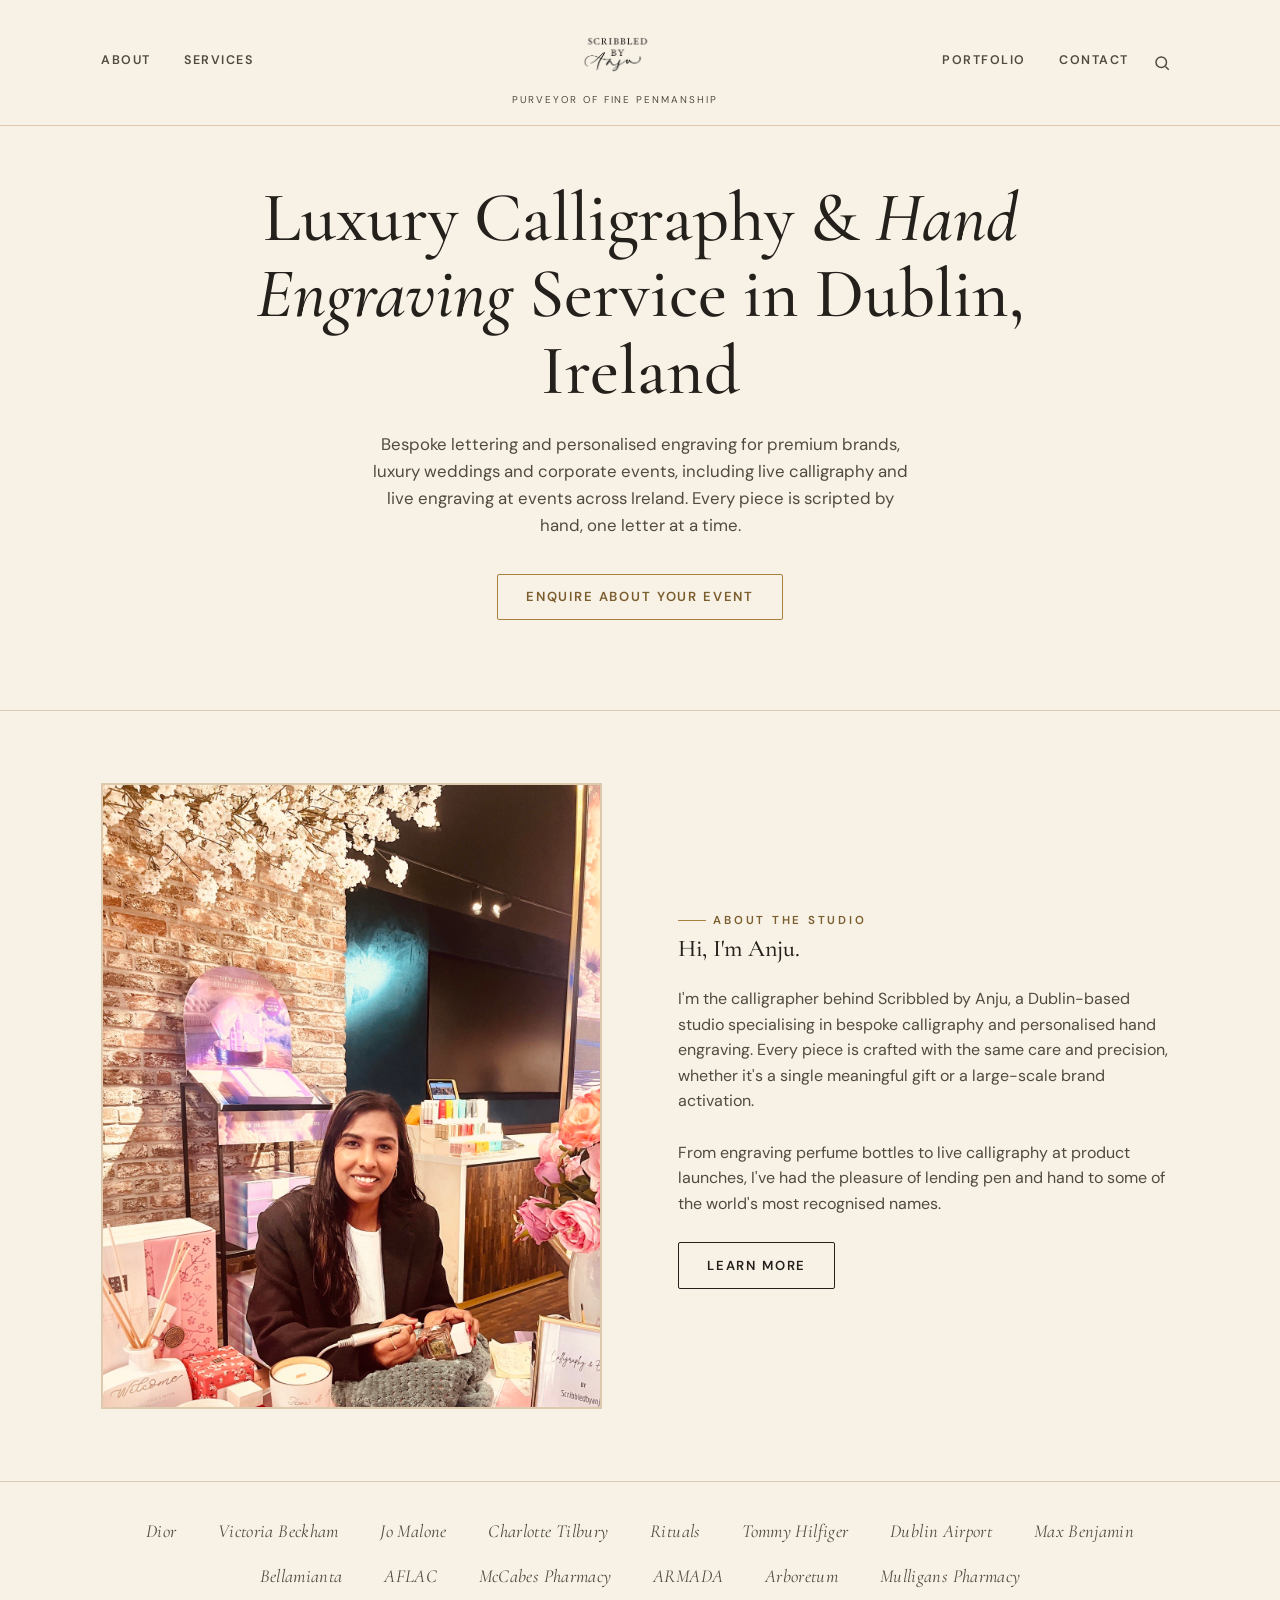
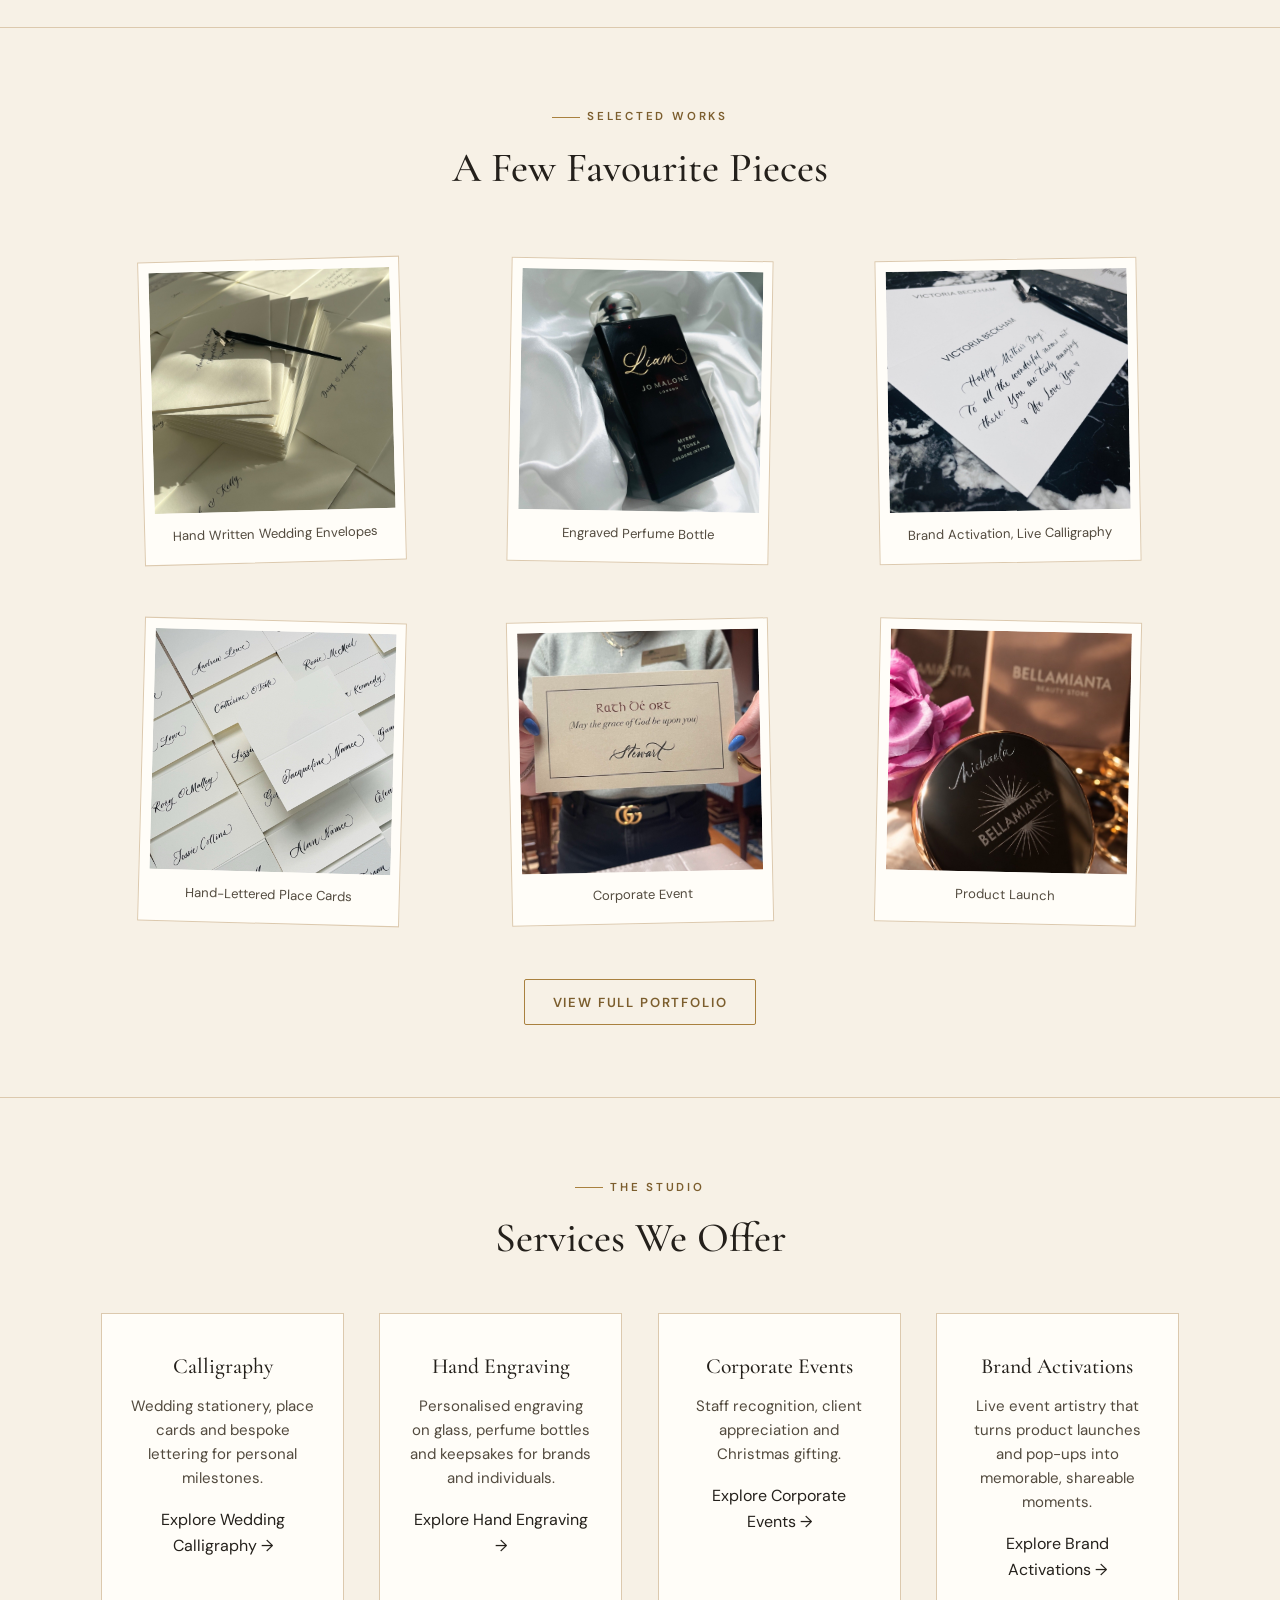
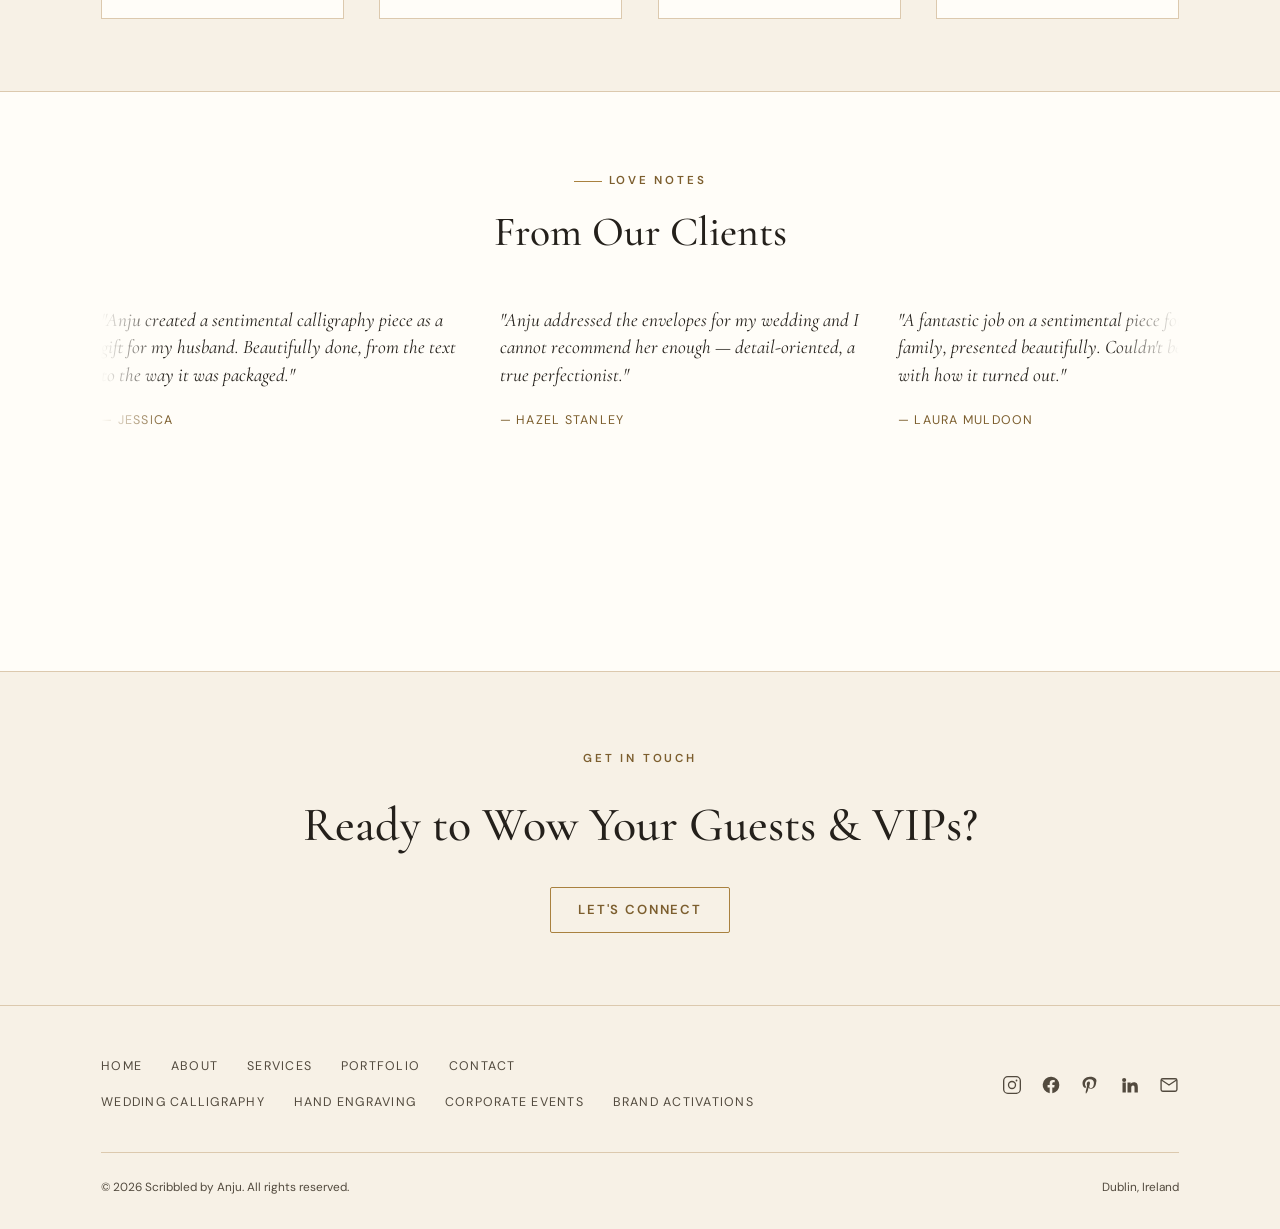
<file: index.html>
<!doctype html>
<html lang="en">
<head>
<meta charset="UTF-8">
<meta name="viewport" content="width=device-width, initial-scale=1.0">
<!-- Google tag (gtag.js) -->
<script async src="https://www.googletagmanager.com/gtag/js?id=G-6YBCF7463E"></script>
<script>
  window.dataLayer = window.dataLayer || [];
  function gtag(){dataLayer.push(arguments);}
  gtag('js', new Date());
  gtag('config', 'G-6YBCF7463E');
</script>
<title>Scribbled by Anju — Luxury Calligraphy &amp; Hand Engraving, Dublin</title>
<meta name="description" content="Bespoke calligraphy and hand engraving for premium brands, luxury weddings and corporate events. Live engraving and calligraphy across Dublin and Ireland.">
<link rel="icon" type="image/png" href="assets/img/favicon.png">
<link rel="apple-touch-icon" href="assets/img/apple-touch-icon.png">
<meta property="og:type" content="website">
<meta property="og:site_name" content="Scribbled by Anju">
<meta property="og:title" content="Scribbled by Anju — Luxury Calligraphy &amp; Hand Engraving, Dublin">
<meta property="og:description" content="Bespoke calligraphy and hand engraving for premium brands, luxury weddings and corporate events. Live engraving and calligraphy across Dublin and Ireland.">
<meta property="og:image" content="https://www.scribbledbyanju.com/assets/img/downloaded/frontpage-live-event.jpg">
<meta property="og:url" content="https://www.scribbledbyanju.com/">
<meta property="og:locale" content="en_IE">
<meta name="twitter:card" content="summary_large_image">
<meta name="twitter:title" content="Scribbled by Anju — Luxury Calligraphy &amp; Hand Engraving, Dublin">
<meta name="twitter:description" content="Bespoke calligraphy and hand engraving for premium brands, luxury weddings and corporate events. Live engraving and calligraphy across Dublin and Ireland.">
<meta name="twitter:image" content="https://www.scribbledbyanju.com/assets/img/downloaded/frontpage-live-event.jpg">
<link rel="canonical" href="https://www.scribbledbyanju.com/">
<link rel="stylesheet" href="assets/css/style.css">
<script type="application/ld+json">
{
  "@context": "https://schema.org",
  "@type": "LocalBusiness",
  "@id": "https://www.scribbledbyanju.com/#business",
  "name": "Scribbled by Anju",
  "description": "Bespoke calligraphy and personalised hand engraving for premium brands, luxury weddings and corporate events. Based in Dublin, Ireland.",
  "image": "https://www.scribbledbyanju.com/assets/img/downloaded/frontpage-live-event.jpg",
  "logo": "https://www.scribbledbyanju.com/assets/img/downloaded/signature.jpg",
  "url": "https://www.scribbledbyanju.com/",
  "email": "hello@scribbledbyanju.com",
  "telephone": "+353892171814",
  "priceRange": "€€€",
  "areaServed": [
    { "@type": "City", "name": "Dublin" },
    { "@type": "Country", "name": "Ireland" }
  ],
  "address": {
    "@type": "PostalAddress",
    "addressLocality": "Newcastle",
    "addressRegion": "Co. Dublin",
    "addressCountry": "IE"
  },
  "geo": {
    "@type": "GeoCoordinates",
    "latitude": 53.2965,
    "longitude": -6.5305
  },
  "openingHoursSpecification": {
    "@type": "OpeningHoursSpecification",
    "dayOfWeek": ["Monday","Tuesday","Wednesday","Thursday","Friday","Saturday"],
    "opens": "09:00",
    "closes": "18:00"
  },
  "aggregateRating": {
    "@type": "AggregateRating",
    "ratingValue": "5.0",
    "reviewCount": "7"
  },
  "review": [
    {
      "@type": "Review",
      "reviewRating": { "@type": "Rating", "ratingValue": "5" },
      "author": { "@type": "Person", "name": "Jessica" },
      "reviewBody": "Anju created a sentimental calligraphy piece as a gift for my husband. Beautifully done, from the text to the way it was packaged."
    },
    {
      "@type": "Review",
      "reviewRating": { "@type": "Rating", "ratingValue": "5" },
      "author": { "@type": "Person", "name": "Hazel Stanley" },
      "reviewBody": "Anju addressed the envelopes for my wedding and I cannot recommend her enough — detail-oriented, a true perfectionist."
    },
    {
      "@type": "Review",
      "reviewRating": { "@type": "Rating", "ratingValue": "5" },
      "author": { "@type": "Person", "name": "Laura Muldoon" },
      "reviewBody": "A fantastic job on a sentimental piece for my family, presented beautifully. Couldn't be happier with how it turned out."
    },
    {
      "@type": "Review",
      "reviewRating": { "@type": "Rating", "ratingValue": "5" },
      "author": { "@type": "Person", "name": "Lincy KS" },
      "reviewBody": "Absolutely in love with this hand-engraved perfume! The detailing is so beautiful and personal — perfect as a birthday gift."
    },
    {
      "@type": "Review",
      "reviewRating": { "@type": "Rating", "ratingValue": "5" },
      "author": { "@type": "Person", "name": "Serah" },
      "reviewBody": "I was looking for something different and that's when I approached Anju to do my son's baptism invitation. It came out very well and received many enquiries."
    },
    {
      "@type": "Review",
      "reviewRating": { "@type": "Rating", "ratingValue": "5" },
      "author": { "@type": "Person", "name": "Anand Ashok" },
      "reviewBody": "Beautiful and elegant calligraphy! Anju's work is so creative and professional, perfect for any occasion."
    },
    {
      "@type": "Review",
      "reviewRating": { "@type": "Rating", "ratingValue": "5" },
      "author": { "@type": "Person", "name": "Yareli" },
      "reviewBody": "Anju personalised a water glass for every guest at our wedding, and the result was nothing short of extraordinary — our guests were absolutely floored! Planning our wedding in Ireland from the United States meant trusting vendors from afar, and she was an absolute dream to work with, professional, talented and genuinely invested in making our day special."
    }
  ],
  "sameAs": [
    "https://www.instagram.com/scribbledbyanju",
    "https://www.facebook.com/share/1Ez8Nd4Cek/",
    "https://in.pinterest.com/scribbledbyanju",
    "https://ie.linkedin.com/in/anju-aakash-aba3a1284"
  ]
}
</script>
<script type="application/ld+json">
{
  "@context": "https://schema.org",
  "@type": "WebSite",
  "name": "Scribbled by Anju",
  "url": "https://www.scribbledbyanju.com/"
}
</script>
<script type="application/ld+json">
{
  "@context": "https://schema.org",
  "@type": "BreadcrumbList",
  "itemListElement": [
    {
      "@type": "ListItem",
      "position": 1,
      "name": "Home",
      "item": "https://www.scribbledbyanju.com/"
    }
  ]
}
</script>
</head>
<body>

<header class="site-header">
  <div class="wrap header-inner">
    <div class="nav-group left">
      <a href="/about">About</a>
      <a href="/services">Services</a>
    </div>
    <a href="/" class="brand-mark">
      <span class="monogram monogram-logo"><img src="assets/img/downloaded/signature.jpg" alt="Scribbled by Anju logo" loading="lazy" width="600" height="300"></span>
      <span class="brand-sub">Purveyor of Fine Penmanship</span>
    </a>
    <div class="nav-group right">
      <a href="/portfolio">Portfolio</a>
      <a href="/contact">Contact</a>
    </div>
    <button class="search-toggle" aria-label="Search"><svg viewBox="0 0 24 24" fill="none" stroke="currentColor" stroke-width="2"><circle cx="11" cy="11" r="7"/><line x1="21" y1="21" x2="16.65" y2="16.65"/></svg></button>
    <button class="nav-toggle" aria-label="Toggle menu"><span></span><span></span><span></span></button>
  </div>
</header>

<div class="search-overlay" aria-hidden="true">
  <div class="search-panel">
    <div class="search-field">
      <svg viewBox="0 0 24 24" fill="none" stroke="currentColor" stroke-width="2"><circle cx="11" cy="11" r="7"/><line x1="21" y1="21" x2="16.65" y2="16.65"/></svg>
      <input type="text" placeholder="Search services, portfolio, pages…" aria-label="Search the site">
      <button class="search-close" aria-label="Close search">&times;</button>
    </div>
    <div class="search-results"></div>
  </div>
</div>


<main>

  <section class="hero">
    <div class="wrap">
      <h1>Luxury Calligraphy &amp; <em>Hand Engraving</em> Service in Dublin, Ireland</h1>
      <p class="lede">Bespoke lettering and personalised engraving for premium brands, luxury weddings and corporate events, including live calligraphy and live engraving at events across Ireland. Every piece is scripted by hand, one letter at a time.</p>
      <a href="/contact" class="btn btn-gold">Enquire About Your Event</a>
    </div>
  </section>

  <hr class="divider">

  <section class="reveal">
    <div class="wrap split">
      <div class="media">
        <div class="ph ph-photo">
          <img src="assets/img/downloaded/brand-activation.jpg" alt="Anju at work, live event calligraphy" loading="lazy" width="1396" height="1600">
        </div>
      </div>
      <div class="copy">
        <span class="eyebrow">About the Studio</span>
        <h2>Hi, I'm Anju.</h2>
        <p>I'm the calligrapher behind Scribbled by Anju, a Dublin-based studio specialising in bespoke calligraphy and personalised hand engraving. Every piece is crafted with the same care and precision, whether it's a single meaningful gift or a large-scale brand activation.</p>
        <p>From engraving perfume bottles to live calligraphy at product launches, I've had the pleasure of lending pen and hand to some of the world's most recognised names.</p>
        <a href="/services" class="btn">Learn More</a>
      </div>
    </div>
  </section>

  <section class="press-strip reveal">
    <div class="wrap">
      <span>Dior</span>
      <span>Victoria Beckham</span>
      <span>Jo Malone</span>
      <span>Charlotte Tilbury</span>
      <span>Rituals</span>
      <span>Tommy Hilfiger</span>
      <span>Dublin Airport</span>
      <span>Max Benjamin</span>
      <span>Bellamianta</span>
      <span>AFLAC</span>
      <span>McCabes Pharmacy</span>
      <span>ARMADA</span>
      <span>Arboretum</span>
      <span>Mulligans Pharmacy</span>
    </div>
  </section>

  <section class="reveal">
    <div class="wrap">
      <div class="section-head" style="text-align:center;">
        <span class="eyebrow" style="justify-content:center;">Selected Works</span>
        <h2>A Few Favourite Pieces</h2>
      </div>
      <div class="works-grid">
        <figure class="work-card" style="--tilt:-1.5deg;">
          <div class="ph ph-photo"><img src="assets/img/downloaded/wedding-envelopes-calligraphy.jpg" alt="Wedding envelope calligraphy" loading="lazy" width="1200" height="1600"></div>
          <figcaption>Hand Written Wedding Envelopes</figcaption>
        </figure>
        <figure class="work-card" style="--tilt:1deg;">
          <div class="ph ph-photo"><img src="assets/img/downloaded/hand-engraved-perfume-bottle.jpg" alt="Engraved perfume bottle" loading="lazy" width="1200" height="1600"></div>
          <figcaption>Engraved Perfume Bottle</figcaption>
        </figure>
        <figure class="work-card" style="--tilt:-1deg;">
          <div class="ph ph-photo"><img src="assets/img/downloaded/live-calligraphy-brand-activation.jpg" alt="Live calligraphy at a brand activation event in Dublin" loading="lazy" width="1271" height="1600"></div>
          <figcaption>Brand Activation, Live Calligraphy</figcaption>
        </figure>
        <figure class="work-card" style="--tilt:1.5deg;">
          <div class="ph ph-photo"><img src="assets/img/downloaded/calligraphy-place-card.jpg" alt="Hand-lettered place cards" loading="lazy" width="1600" height="1600"></div>
          <figcaption>Hand-Lettered Place Cards</figcaption>
        </figure>
        <figure class="work-card" style="--tilt:-1.2deg;">
          <div class="ph ph-photo"><img src="assets/img/downloaded/corporate-event.jpg" alt="Corporate event calligraphy and gifting in Ireland" loading="lazy" width="1600" height="1200"></div>
          <figcaption>Corporate Event</figcaption>
        </figure>
        <figure class="work-card" style="--tilt:1.2deg;">
          <div class="ph ph-photo"><img src="assets/img/downloaded/product-launch-dublin.jpg" alt="Product launch in Dublin" loading="lazy" width="1066" height="1600"></div>
          <figcaption>Product Launch</figcaption>
        </figure>
      </div>
      <div style="text-align:center; margin-top:2.4rem;">
        <a href="/portfolio" class="btn btn-gold">View Full Portfolio</a>
      </div>
    </div>
  </section>

  <hr class="divider">

  <section class="reveal">
    <div class="wrap">
      <div class="section-head" style="text-align:center;">
        <span class="eyebrow" style="justify-content:center;">The Studio</span>
        <h2>Services We Offer</h2>
      </div>
      <div class="services-grid cols-4">
        <div class="service-card">
          <h3>Calligraphy</h3>
          <p>Wedding stationery, place cards and bespoke lettering for personal milestones.</p>
          <a href="/wedding-calligraphy">Explore Wedding Calligraphy →</a>
        </div>
        <div class="service-card">
          <h3>Hand Engraving</h3>
          <p>Personalised engraving on glass, perfume bottles and keepsakes for brands and individuals.</p>
          <a href="/hand-engraving">Explore Hand Engraving →</a>
        </div>
        <div class="service-card">
          <h3>Corporate Events</h3>
          <p>Staff recognition, client appreciation and Christmas gifting.</p>
          <a href="/corporate-events">Explore Corporate Events →</a>
        </div>
        <div class="service-card">
          <h3>Brand Activations</h3>
          <p>Live event artistry that turns product launches and pop-ups into memorable, shareable moments.</p>
          <a href="/brand-activations">Explore Brand Activations →</a>
        </div>
      </div>
    </div>
  </section>

  <section class="testimonial-strip reveal">
    <div class="wrap">
      <div class="section-head" style="text-align:center;">
        <span class="eyebrow" style="justify-content:center;">Love Notes</span>
        <h2>From Our Clients</h2>
      </div>
      <div class="reviews-carousel" aria-label="Client reviews">
        <div class="reviews-track">
          <div class="t-card">
            <blockquote>"Anju created a sentimental calligraphy piece as a gift for my husband. Beautifully done, from the text to the way it was packaged."</blockquote>
            <cite>— Jessica</cite>
          </div>
          <div class="t-card">
            <blockquote>"Anju addressed the envelopes for my wedding and I cannot recommend her enough — detail-oriented, a true perfectionist."</blockquote>
            <cite>— Hazel Stanley</cite>
          </div>
          <div class="t-card">
            <blockquote>"A fantastic job on a sentimental piece for my family, presented beautifully. Couldn't be happier with how it turned out."</blockquote>
            <cite>— Laura Muldoon</cite>
          </div>
          <div class="t-card">
            <blockquote>"Absolutely in love with this hand-engraved perfume! ✨ The detailing is so beautiful and personal — perfect as a birthday gift. Thank you for turning something simple into such a meaningful keepsake. Highly recommended!"</blockquote>
            <cite>— Lincy KS</cite>
          </div>
          <div class="t-card">
            <blockquote>"I was looking for something different and that's when I approached Anju to do my son's baptism invitation. Thank you for your time & effort — your dedication is truly appreciated! It came out very well and received many enquiries."</blockquote>
            <cite>— Serah</cite>
          </div>
          <div class="t-card">
            <blockquote>"Beautiful and elegant calligraphy! Anju's work is so creative and professional, perfect for any occasion. Highly recommended!"</blockquote>
            <cite>— Anand Ashok</cite>
          </div>
          <div class="t-card">
            <blockquote>"Anju personalised a water glass for every guest at our wedding, and the result was nothing short of extraordinary — our guests were absolutely floored! Planning our wedding in Ireland from the United States meant trusting vendors from afar, and she was an absolute dream to work with, professional, talented and genuinely invested in making our day special. Thank you, Anju, for creating something our guests will treasure."</blockquote>
            <cite>— Yareli</cite>
          </div>
        </div>
      </div>
    </div>
  </section>

  <section class="cta-band reveal">
    <div class="wrap">
      <span class="eyebrow">Get in Touch</span>
      <h2>Ready to Wow Your Guests &amp; VIPs?</h2>
      <a href="/contact" class="btn btn-gold">Let's Connect</a>
    </div>
  </section>

</main>

<footer class="site-footer">
  <div class="wrap">
    <div class="footer-grid">
      <div class="footer-nav-col">
        <nav class="footer-nav" aria-label="Footer">
          <a href="/">Home</a>
          <a href="/about">About</a>
          <a href="/services">Services</a>
          <a href="/portfolio">Portfolio</a>
          <a href="/contact">Contact</a>
        </nav>
        <nav class="footer-services" aria-label="Our Services">
          <a href="/wedding-calligraphy">Wedding Calligraphy</a>
          <a href="/hand-engraving">Hand Engraving</a>
          <a href="/corporate-events">Corporate Events</a>
          <a href="/brand-activations">Brand Activations</a>
        </nav>
      </div>
      <div class="footer-social">
        <a href="https://www.instagram.com/scribbledbyanju" target="_blank" rel="noopener" aria-label="Instagram">
          <svg viewBox="0 0 24 24" width="20" height="20" fill="none" stroke="currentColor" stroke-width="1.6" stroke-linecap="round" stroke-linejoin="round"><rect x="2" y="2" width="20" height="20" rx="5"/><circle cx="12" cy="12" r="4.2"/><circle cx="17.4" cy="6.6" r="1.1" fill="currentColor" stroke="none"/></svg>
        </a>
        <a href="https://www.facebook.com/share/1Ez8Nd4Cek/" target="_blank" rel="noopener" aria-label="Facebook">
          <svg viewBox="0 0 24 24" width="20" height="20" fill="currentColor"><path d="M22 12a10 10 0 1 0-11.56 9.88v-6.99H7.9V12h2.54V9.8c0-2.5 1.49-3.89 3.77-3.89 1.09 0 2.24.2 2.24.2v2.46h-1.26c-1.24 0-1.63.77-1.63 1.56V12h2.78l-.44 2.89h-2.34v6.99A10 10 0 0 0 22 12z"/></svg>
        </a>
        <a href="https://in.pinterest.com/scribbledbyanju" target="_blank" rel="noopener" aria-label="Pinterest">
          <svg viewBox="0 0 24 24" width="20" height="20" fill="currentColor"><path d="M12 2C6.5 2 3 5.6 3 9.9c0 2.6 1 4.9 3.1 5.8.3.1.6 0 .7-.4l.3-1.1c.1-.3 0-.5-.2-.7-.6-.7-.9-1.5-.9-2.7 0-2.9 2.2-5.6 5.8-5.6 3.2 0 4.9 1.9 4.9 4.5 0 3.4-1.5 6.2-3.7 6.2-1.2 0-2.2-1-1.9-2.3.3-1.5.9-3 .9-4.1 0-.9-.5-1.7-1.6-1.7-1.3 0-2.3 1.3-2.3 3.1 0 1.1.4 1.9.4 1.9l-1.5 6.3c-.3 1.3-.1 2.9 0 3.1 0 .1.2.1.3 0 .1-.2 1.7-2.1 2.2-4l.8-3.1c.4.8 1.6 1.5 2.8 1.5 3.7 0 6.3-3.4 6.3-7.9C21 5.1 17.8 2 12 2z"/></svg>
        </a>
        <a href="https://ie.linkedin.com/in/anju-aakash-aba3a1284" target="_blank" rel="noopener" aria-label="LinkedIn">
          <svg viewBox="0 0 24 24" width="20" height="20" fill="currentColor"><path d="M4.98 3.5a2.5 2.5 0 1 1 0 5 2.5 2.5 0 0 1 0-5zM3 9h4v12H3zM9 9h3.8v1.7h.05c.53-1 1.83-2.05 3.77-2.05 4.03 0 4.78 2.65 4.78 6.1V21h-4v-5.4c0-1.29-.02-2.95-1.8-2.95-1.8 0-2.07 1.4-2.07 2.85V21H9z"/></svg>
        </a>
        <a href="mailto:hello@scribbledbyanju.com" aria-label="Email">
          <svg viewBox="0 0 24 24" width="20" height="20" fill="none" stroke="currentColor" stroke-width="1.6" stroke-linecap="round" stroke-linejoin="round"><rect x="2.5" y="4.5" width="19" height="15" rx="2"/><path d="m3 6 9 6 9-6"/></svg>
        </a>
      </div>
    </div>
    <div class="footer-bottom">
      <span>© 2026 Scribbled by Anju. All rights reserved.</span>
      <span>Dublin, Ireland</span>
    </div>
  </div>
</footer>

<script src="assets/js/search-index.js"></script>
<script src="assets/js/main.js"></script>
</body>
</html>
</file>
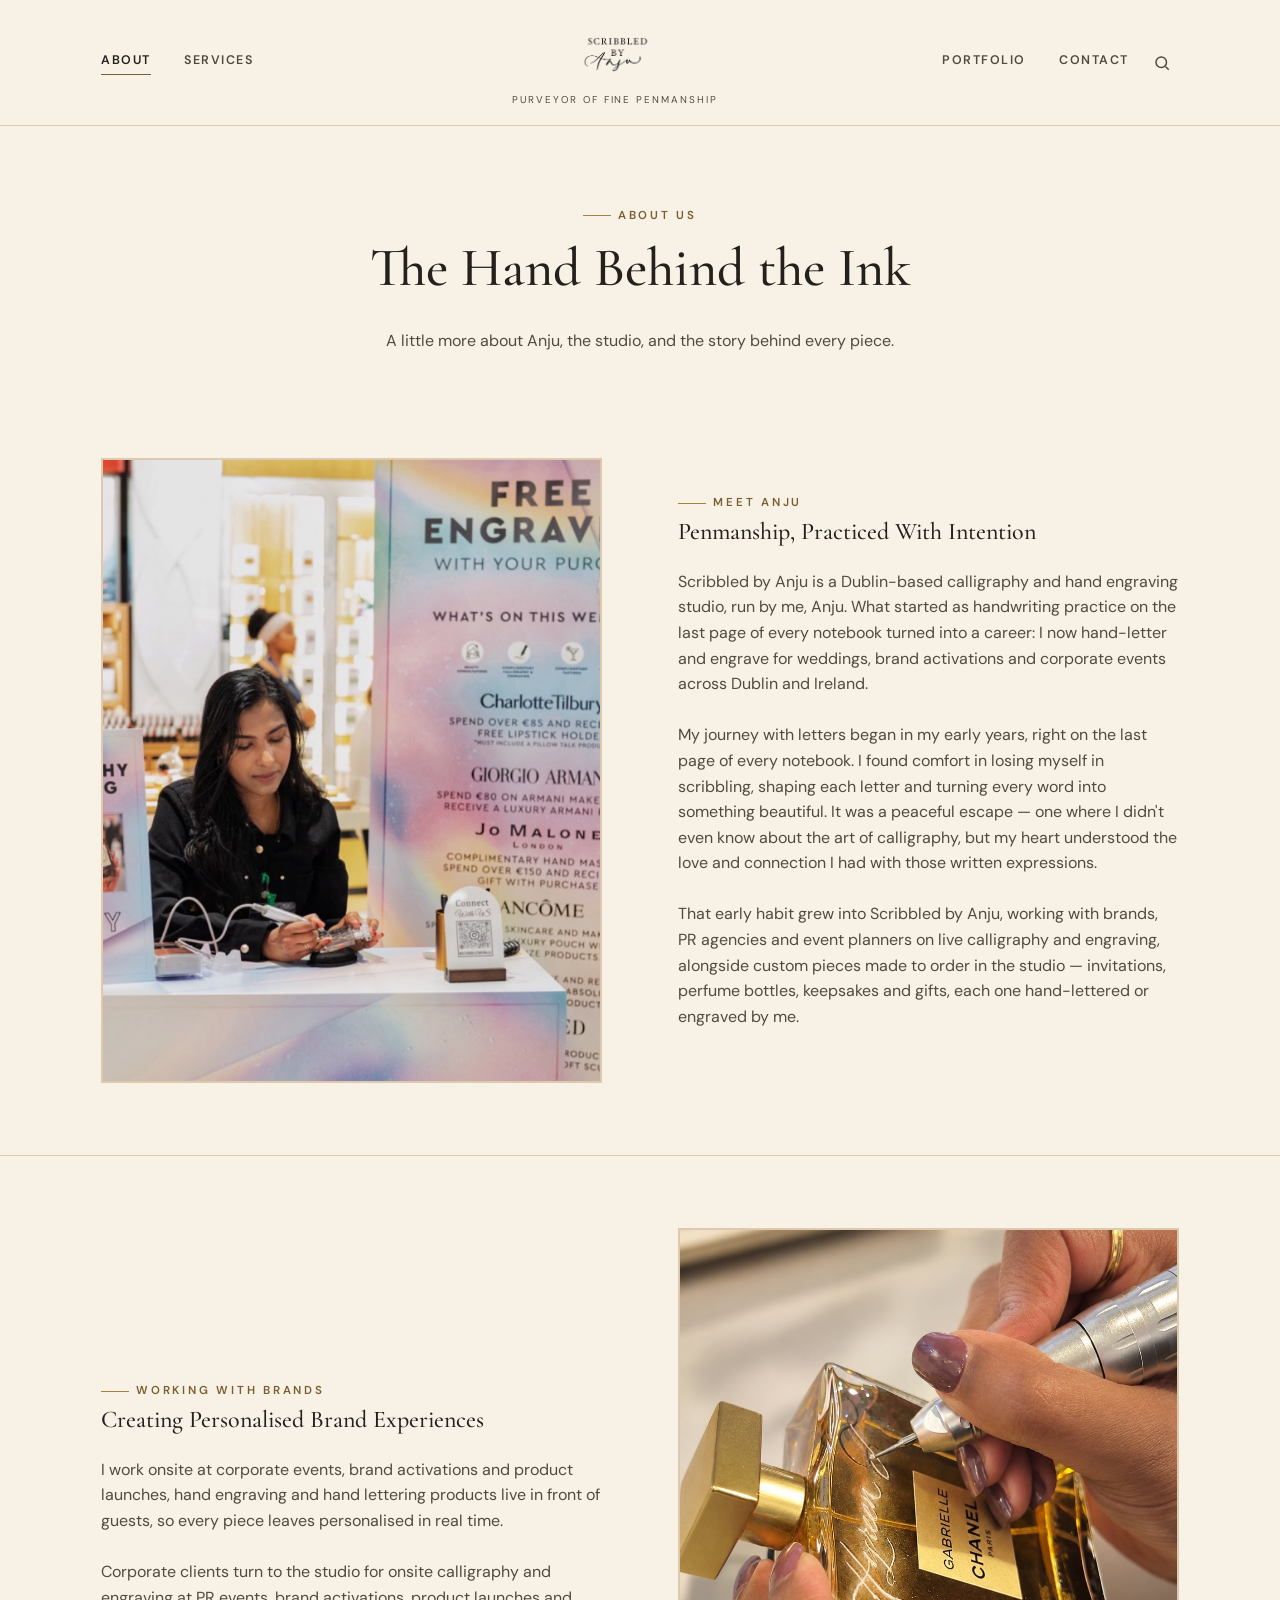
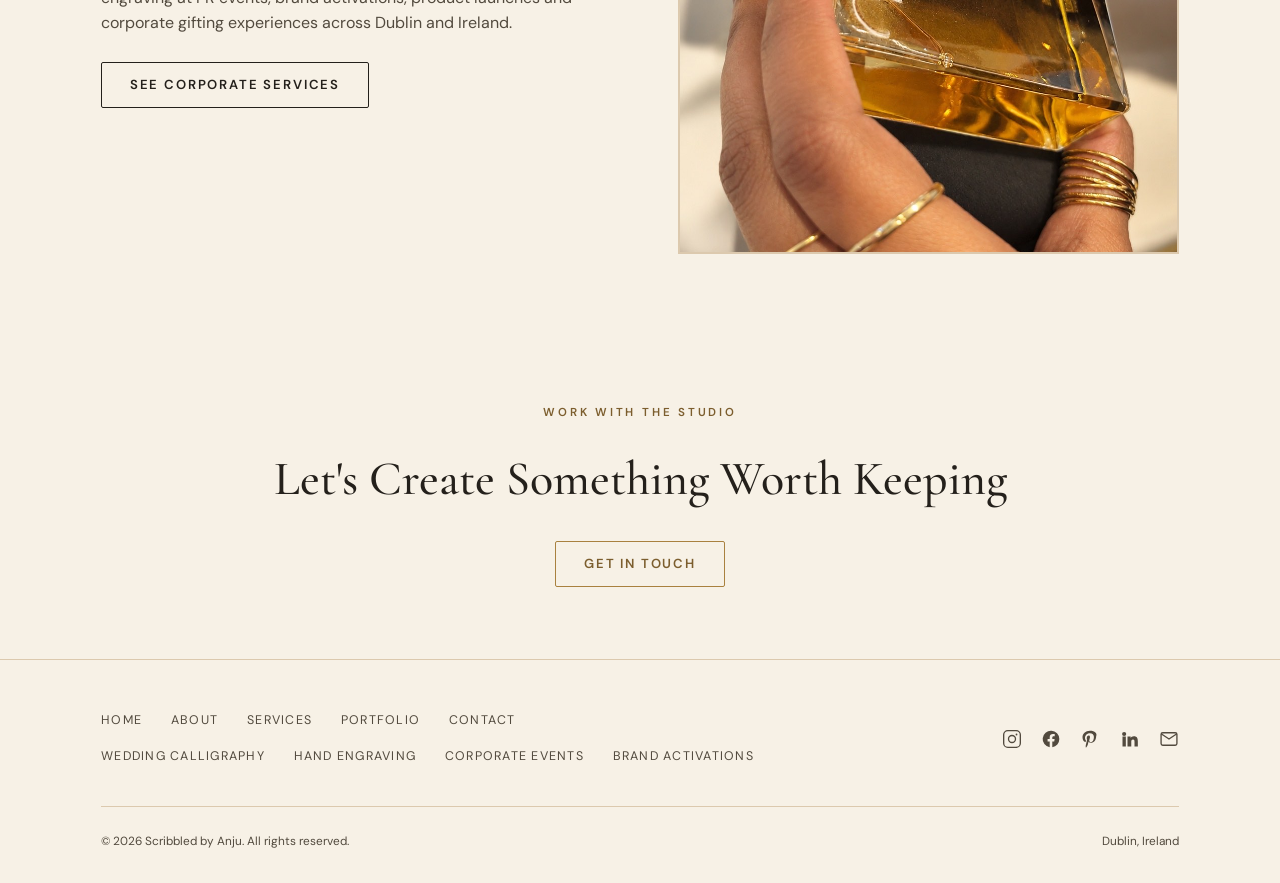
<file: about.html>
<!doctype html>
<html lang="en">
<head>
<meta charset="UTF-8">
<meta name="viewport" content="width=device-width, initial-scale=1.0">
<!-- Google tag (gtag.js) -->
<script async src="https://www.googletagmanager.com/gtag/js?id=G-6YBCF7463E"></script>
<script>
  window.dataLayer = window.dataLayer || [];
  function gtag(){dataLayer.push(arguments);}
  gtag('js', new Date());
  gtag('config', 'G-6YBCF7463E');
</script>
<title>About — Scribbled by Anju</title>
<meta name="description" content="Meet Anju, the calligrapher behind Scribbled by Anju — a Dublin-based studio for bespoke calligraphy and hand engraving.">
<link rel="icon" type="image/png" href="assets/img/favicon.png">
<link rel="apple-touch-icon" href="assets/img/apple-touch-icon.png">
<meta property="og:type" content="website">
<meta property="og:site_name" content="Scribbled by Anju">
<meta property="og:title" content="About — Scribbled by Anju">
<meta property="og:description" content="Meet Anju, the calligrapher behind Scribbled by Anju — a Dublin-based studio for bespoke calligraphy and hand engraving.">
<meta property="og:image" content="https://www.scribbledbyanju.com/assets/img/downloaded/frontpage-live-event.jpg">
<meta property="og:url" content="https://www.scribbledbyanju.com/about">
<meta property="og:locale" content="en_IE">
<meta name="twitter:card" content="summary_large_image">
<meta name="twitter:title" content="About — Scribbled by Anju">
<meta name="twitter:image" content="https://www.scribbledbyanju.com/assets/img/downloaded/frontpage-live-event.jpg">
<link rel="canonical" href="https://www.scribbledbyanju.com/about">
<link rel="stylesheet" href="assets/css/style.css">
<script type="application/ld+json">
{
  "@context": "https://schema.org",
  "@type": "AboutPage",
  "name": "About — Scribbled by Anju",
  "url": "https://www.scribbledbyanju.com/about",
  "description": "Meet Anju, the calligrapher behind Scribbled by Anju — a Dublin-based studio for bespoke calligraphy and hand engraving.",
  "publisher": {
    "@type": "LocalBusiness",
    "name": "Scribbled by Anju",
    "url": "https://www.scribbledbyanju.com/"
  }
}
</script>
<script type="application/ld+json">
{
  "@context": "https://schema.org",
  "@type": "BreadcrumbList",
  "itemListElement": [
    { "@type": "ListItem", "position": 1, "name": "Home", "item": "https://www.scribbledbyanju.com/" },
    { "@type": "ListItem", "position": 2, "name": "About", "item": "https://www.scribbledbyanju.com/about" }
  ]
}
</script>
</head>
<body>

<header class="site-header">
  <div class="wrap header-inner">
    <div class="nav-group left">
      <a href="/about" class="active">About</a>
      <a href="/services">Services</a>
    </div>
    <a href="/" class="brand-mark">
      <span class="monogram monogram-logo"><img src="assets/img/downloaded/signature.jpg" alt="Scribbled by Anju logo" loading="lazy" width="600" height="300"></span>
      <span class="brand-sub">Purveyor of Fine Penmanship</span>
    </a>
    <div class="nav-group right">
      <a href="/portfolio">Portfolio</a>
      <a href="/contact">Contact</a>
    </div>
    <button class="search-toggle" aria-label="Search"><svg viewBox="0 0 24 24" fill="none" stroke="currentColor" stroke-width="2"><circle cx="11" cy="11" r="7"/><line x1="21" y1="21" x2="16.65" y2="16.65"/></svg></button>
    <button class="nav-toggle" aria-label="Toggle menu"><span></span><span></span><span></span></button>
  </div>
</header>

<div class="search-overlay" aria-hidden="true">
  <div class="search-panel">
    <div class="search-field">
      <svg viewBox="0 0 24 24" fill="none" stroke="currentColor" stroke-width="2"><circle cx="11" cy="11" r="7"/><line x1="21" y1="21" x2="16.65" y2="16.65"/></svg>
      <input type="text" placeholder="Search services, portfolio, pages…" aria-label="Search the site">
      <button class="search-close" aria-label="Close search">&times;</button>
    </div>
    <div class="search-results"></div>
  </div>
</div>


<main>

  <section class="page-hero">
    <div class="wrap">
      <span class="eyebrow" style="justify-content:center;">About Us</span>
      <h1>The Hand Behind the Ink</h1>
      <p>A little more about Anju, the studio, and the story behind every piece.</p>
    </div>
  </section>

  <section class="reveal">
    <div class="wrap split">
      <div class="media">
        <div class="ph ph-photo">
          <img src="assets/img/downloaded/frontpage-live-event.jpg" alt="Anju performing live calligraphy at an event in Dublin, Ireland" loading="lazy" width="1600" height="1506">
        </div>
      </div>
      <div class="copy">
        <span class="eyebrow">Meet Anju</span>
        <h2>Penmanship, Practiced With Intention</h2>
        <p>Scribbled by Anju is a Dublin-based calligraphy and hand engraving studio, run by me, Anju. What started as handwriting practice on the last page of every notebook turned into a career: I now hand-letter and engrave for weddings, brand activations and corporate events across Dublin and Ireland.</p>
        <p>My journey with letters began in my early years, right on the last page of every notebook. I found comfort in losing myself in scribbling, shaping each letter and turning every word into something beautiful. It was a peaceful escape — one where I didn't even know about the art of calligraphy, but my heart understood the love and connection I had with those written expressions.</p>
        <p>That early habit grew into Scribbled by Anju, working with brands, PR agencies and event planners on live calligraphy and engraving, alongside custom pieces made to order in the studio — invitations, perfume bottles, keepsakes and gifts, each one hand-lettered or engraved by me.</p>
      </div>
    </div>
  </section>

  <hr class="divider">

  <section class="reveal">
    <div class="wrap split reverse">
      <div class="media">
        <div class="ph ph-photo">
          <img src="assets/img/brand-activation-chanel-perfume-bottle-engraving.jpg" alt="Live hand-engraving of a Chanel perfume bottle at a Dublin brand activation event" loading="lazy" width="990" height="1589">
        </div>
      </div>
      <div class="copy">
        <span class="eyebrow">Working With Brands</span>
        <h2>Creating Personalised Brand Experiences</h2>
        <p>I work onsite at corporate events, brand activations and product launches, hand engraving and hand lettering products live in front of guests, so every piece leaves personalised in real time.</p>
        <p>Corporate clients turn to the studio for onsite calligraphy and engraving at PR events, brand activations, product launches and corporate gifting experiences across Dublin and Ireland.</p>
        <a href="/corporate-events" class="btn">See Corporate Services</a>
      </div>
    </div>
  </section>

  <section class="cta-band reveal">
    <div class="wrap">
      <span class="eyebrow">Work With the Studio</span>
      <h2>Let's Create Something Worth Keeping</h2>
      <a href="/contact" class="btn btn-gold">Get in Touch</a>
    </div>
  </section>

</main>

<footer class="site-footer">
  <div class="wrap">
    <div class="footer-grid">
      <div class="footer-nav-col">
        <nav class="footer-nav" aria-label="Footer">
          <a href="/">Home</a>
          <a href="/about">About</a>
          <a href="/services">Services</a>
          <a href="/portfolio">Portfolio</a>
          <a href="/contact">Contact</a>
        </nav>
        <nav class="footer-services" aria-label="Our Services">
          <a href="/wedding-calligraphy">Wedding Calligraphy</a>
          <a href="/hand-engraving">Hand Engraving</a>
          <a href="/corporate-events">Corporate Events</a>
          <a href="/brand-activations">Brand Activations</a>
        </nav>
      </div>
      <div class="footer-social">
        <a href="https://www.instagram.com/scribbledbyanju" target="_blank" rel="noopener" aria-label="Instagram">
          <svg viewBox="0 0 24 24" width="20" height="20" fill="none" stroke="currentColor" stroke-width="1.6" stroke-linecap="round" stroke-linejoin="round"><rect x="2" y="2" width="20" height="20" rx="5"/><circle cx="12" cy="12" r="4.2"/><circle cx="17.4" cy="6.6" r="1.1" fill="currentColor" stroke="none"/></svg>
        </a>
        <a href="https://www.facebook.com/share/1Ez8Nd4Cek/" target="_blank" rel="noopener" aria-label="Facebook">
          <svg viewBox="0 0 24 24" width="20" height="20" fill="currentColor"><path d="M22 12a10 10 0 1 0-11.56 9.88v-6.99H7.9V12h2.54V9.8c0-2.5 1.49-3.89 3.77-3.89 1.09 0 2.24.2 2.24.2v2.46h-1.26c-1.24 0-1.63.77-1.63 1.56V12h2.78l-.44 2.89h-2.34v6.99A10 10 0 0 0 22 12z"/></svg>
        </a>
        <a href="https://in.pinterest.com/scribbledbyanju" target="_blank" rel="noopener" aria-label="Pinterest">
          <svg viewBox="0 0 24 24" width="20" height="20" fill="currentColor"><path d="M12 2C6.5 2 3 5.6 3 9.9c0 2.6 1 4.9 3.1 5.8.3.1.6 0 .7-.4l.3-1.1c.1-.3 0-.5-.2-.7-.6-.7-.9-1.5-.9-2.7 0-2.9 2.2-5.6 5.8-5.6 3.2 0 4.9 1.9 4.9 4.5 0 3.4-1.5 6.2-3.7 6.2-1.2 0-2.2-1-1.9-2.3.3-1.5.9-3 .9-4.1 0-.9-.5-1.7-1.6-1.7-1.3 0-2.3 1.3-2.3 3.1 0 1.1.4 1.9.4 1.9l-1.5 6.3c-.3 1.3-.1 2.9 0 3.1 0 .1.2.1.3 0 .1-.2 1.7-2.1 2.2-4l.8-3.1c.4.8 1.6 1.5 2.8 1.5 3.7 0 6.3-3.4 6.3-7.9C21 5.1 17.8 2 12 2z"/></svg>
        </a>
        <a href="https://ie.linkedin.com/in/anju-aakash-aba3a1284" target="_blank" rel="noopener" aria-label="LinkedIn">
          <svg viewBox="0 0 24 24" width="20" height="20" fill="currentColor"><path d="M4.98 3.5a2.5 2.5 0 1 1 0 5 2.5 2.5 0 0 1 0-5zM3 9h4v12H3zM9 9h3.8v1.7h.05c.53-1 1.83-2.05 3.77-2.05 4.03 0 4.78 2.65 4.78 6.1V21h-4v-5.4c0-1.29-.02-2.95-1.8-2.95-1.8 0-2.07 1.4-2.07 2.85V21H9z"/></svg>
        </a>
        <a href="mailto:hello@scribbledbyanju.com" aria-label="Email">
          <svg viewBox="0 0 24 24" width="20" height="20" fill="none" stroke="currentColor" stroke-width="1.6" stroke-linecap="round" stroke-linejoin="round"><rect x="2.5" y="4.5" width="19" height="15" rx="2"/><path d="m3 6 9 6 9-6"/></svg>
        </a>
      </div>
    </div>
    <div class="footer-bottom">
      <span>© 2026 Scribbled by Anju. All rights reserved.</span>
      <span>Dublin, Ireland</span>
    </div>
  </div>
</footer>

<script src="assets/js/search-index.js"></script>
<script src="assets/js/main.js"></script>
</body>
</html>
</file>
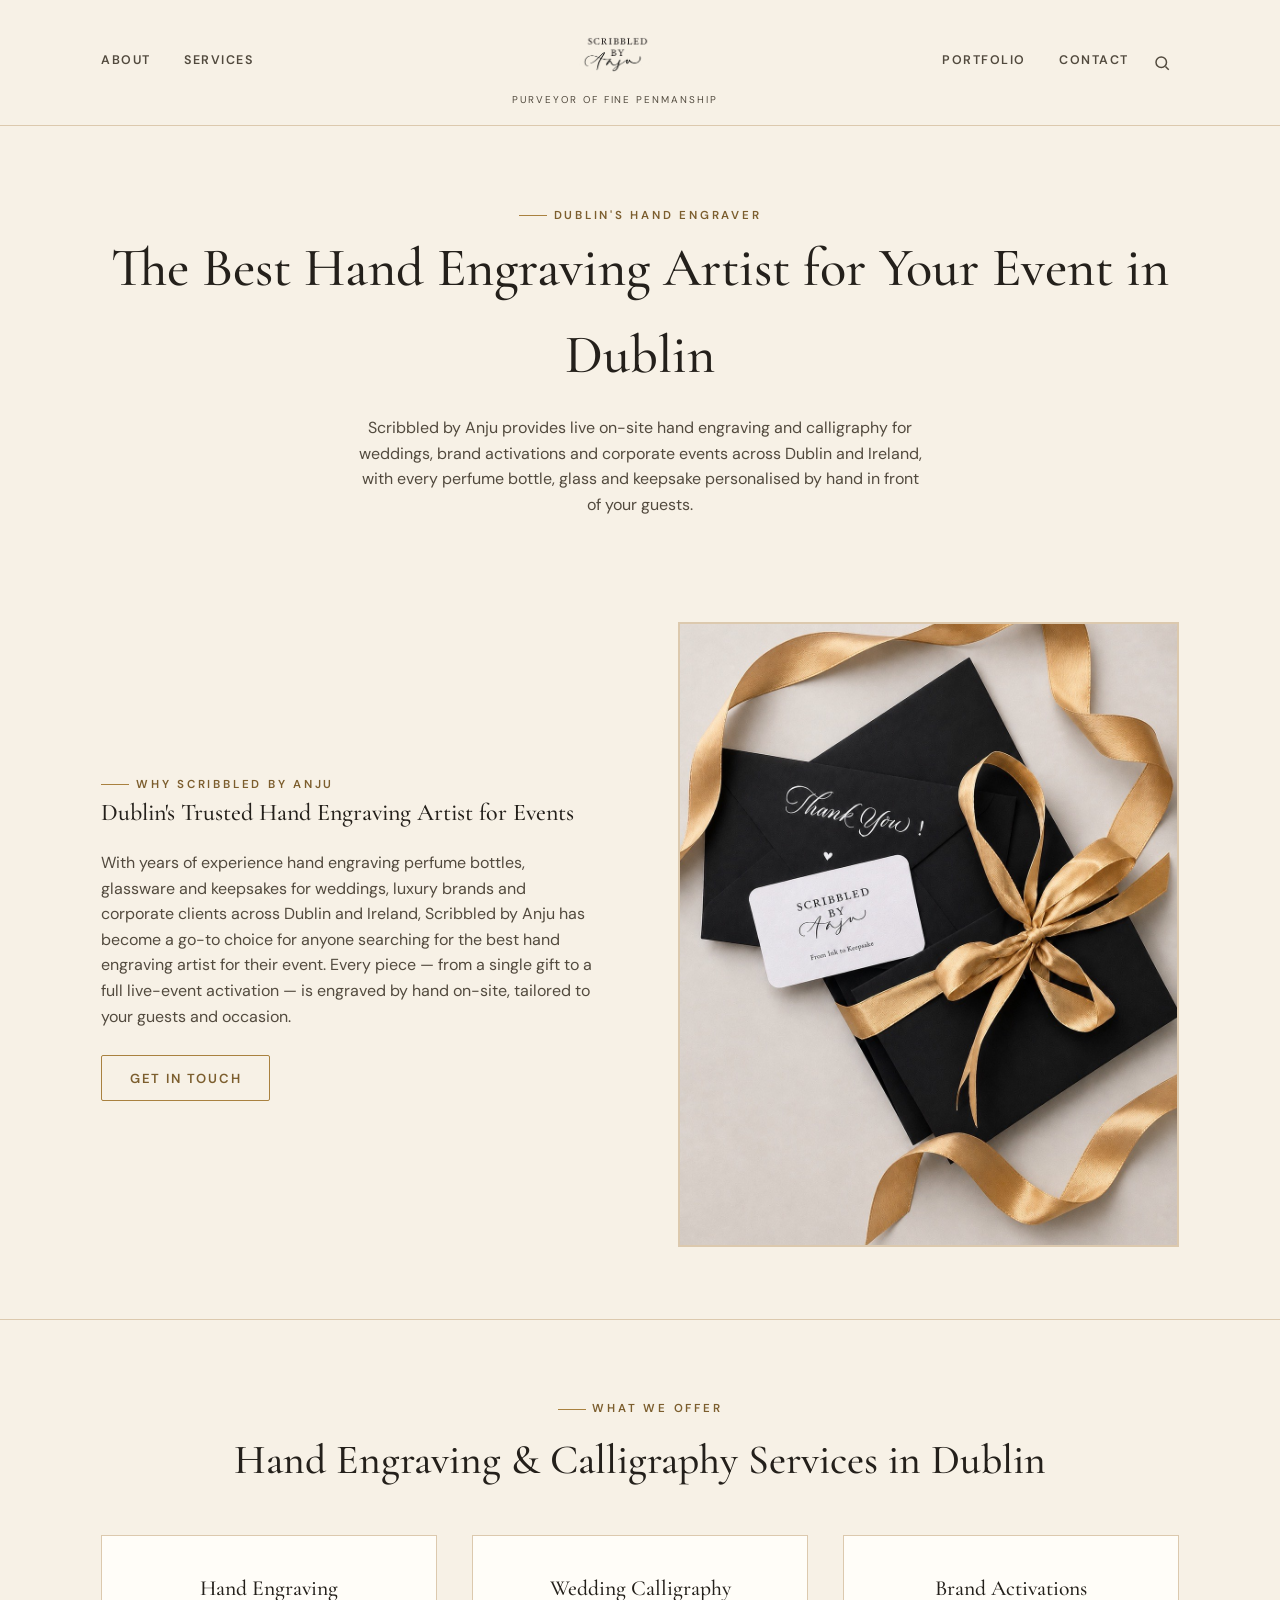
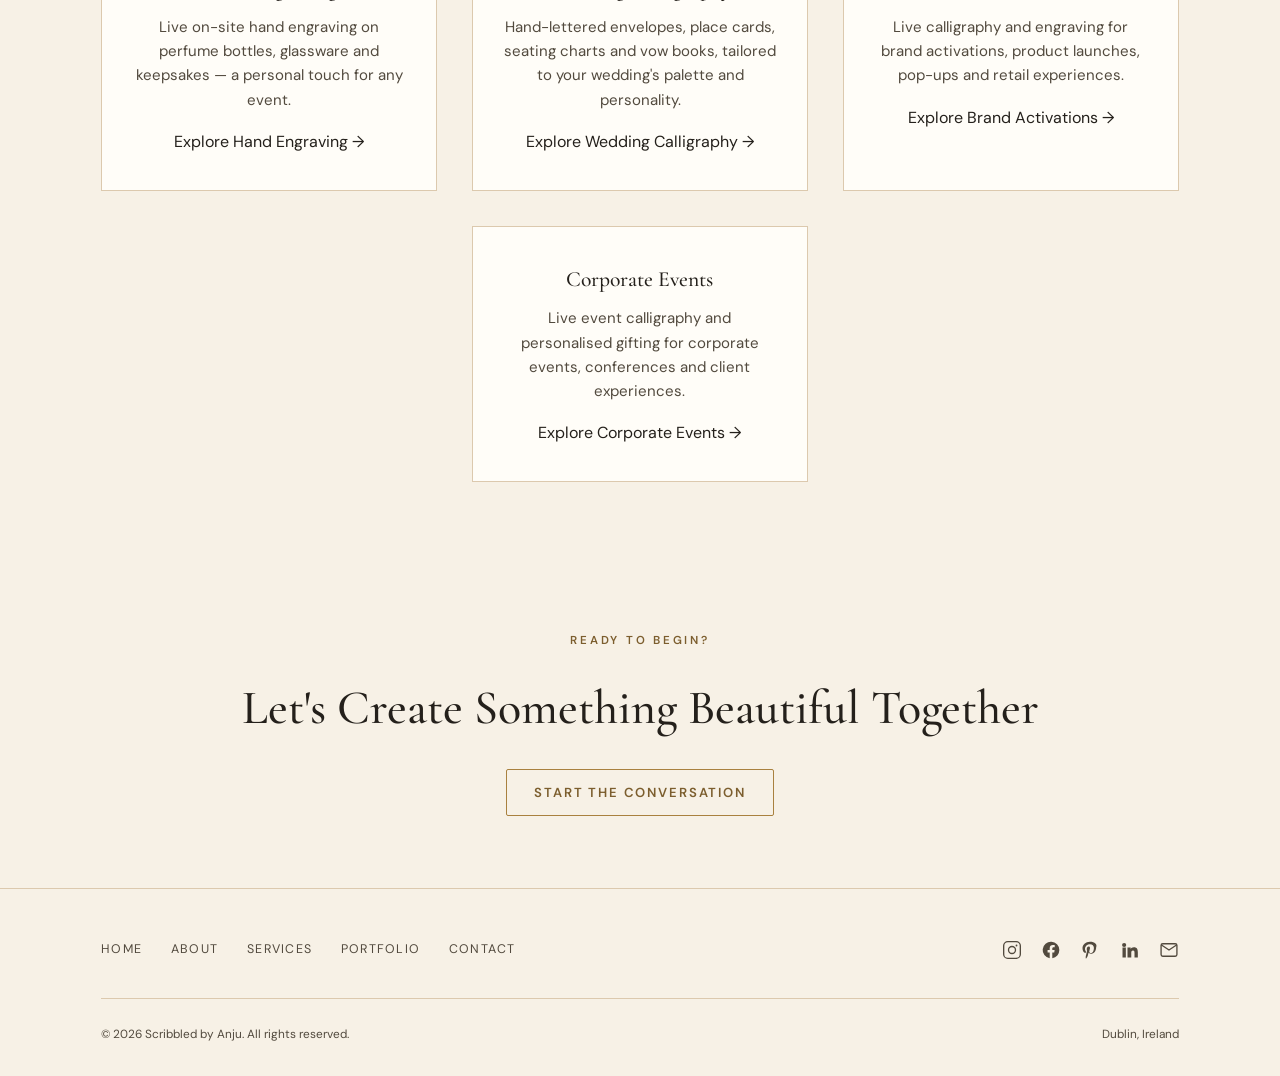
<file: best-calligraphy-in-dublin.html>
<!doctype html>
<html lang="en">
<head>
<meta charset="UTF-8">
<meta name="viewport" content="width=device-width, initial-scale=1.0">
<!-- Google tag (gtag.js) -->
<script async src="https://www.googletagmanager.com/gtag/js?id=G-6YBCF7463E"></script>
<script>
  window.dataLayer = window.dataLayer || [];
  function gtag(){dataLayer.push(arguments);}
  gtag('js', new Date());
  gtag('config', 'G-6YBCF7463E');
</script>
<title>Best Hand Engraving Artist for Your Event in Dublin — Scribbled by Anju</title>
<meta name="description" content="Looking for the best hand engraving artist for your event in Dublin? Scribbled by Anju offers live on-site engraving on perfume bottles, glassware and keepsakes for weddings, brands and corporate events across Dublin and Ireland.">
<link rel="icon" type="image/png" href="assets/img/favicon.png">
<link rel="apple-touch-icon" href="assets/img/apple-touch-icon.png">
<meta property="og:type" content="website">
<meta property="og:site_name" content="Scribbled by Anju">
<meta property="og:title" content="Best Hand Engraving Artist for Your Event in Dublin — Scribbled by Anju">
<meta property="og:description" content="Live on-site hand engraving in Dublin for weddings, brand activations and corporate events — personalised perfume bottles, glassware and keepsakes across Ireland.">
<meta property="og:image" content="https://www.scribbledbyanju.com/assets/img/downloaded/ireland-calligrapher.jpg">
<meta property="og:url" content="https://www.scribbledbyanju.com/best-calligraphy-in-dublin">
<meta property="og:locale" content="en_IE">
<meta name="twitter:card" content="summary_large_image">
<meta name="twitter:title" content="Best Hand Engraving Artist for Your Event in Dublin — Scribbled by Anju">
<meta name="twitter:image" content="https://www.scribbledbyanju.com/assets/img/downloaded/ireland-calligrapher.jpg">
<link rel="canonical" href="https://www.scribbledbyanju.com/best-calligraphy-in-dublin">
<link rel="stylesheet" href="assets/css/style.css">
<script type="application/ld+json">
{
  "@context": "https://schema.org",
  "@type": "Service",
  "serviceType": "Hand Engraving",
  "name": "Best Hand Engraving Artist for Your Event in Dublin — Scribbled by Anju",
  "url": "https://www.scribbledbyanju.com/best-calligraphy-in-dublin",
  "description": "Live on-site hand engraving in Dublin for weddings, brand activations and corporate events — personalised perfume bottles, glassware and keepsakes across Ireland.",
  "areaServed": "IE",
  "provider": {
    "@type": "LocalBusiness",
    "name": "Scribbled by Anju",
    "url": "https://www.scribbledbyanju.com/"
  }
}
</script>
</head>
<body>

<header class="site-header">
  <div class="wrap header-inner">
    <div class="nav-group left">
      <a href="/about">About</a>
      <a href="/services">Services</a>
    </div>
    <a href="/" class="brand-mark">
      <span class="monogram monogram-logo"><img src="assets/img/downloaded/signature.jpg" alt="Scribbled by Anju logo" loading="lazy"></span>
      <span class="brand-sub">Purveyor of Fine Penmanship</span>
    </a>
    <div class="nav-group right">
      <a href="/portfolio">Portfolio</a>
      <a href="/contact">Contact</a>
    </div>
    <button class="search-toggle" aria-label="Search"><svg viewBox="0 0 24 24" fill="none" stroke="currentColor" stroke-width="2"><circle cx="11" cy="11" r="7"/><line x1="21" y1="21" x2="16.65" y2="16.65"/></svg></button>
    <button class="nav-toggle" aria-label="Toggle menu"><span></span><span></span><span></span></button>
  </div>
</header>

<div class="search-overlay" aria-hidden="true">
  <div class="search-panel">
    <div class="search-field">
      <svg viewBox="0 0 24 24" fill="none" stroke="currentColor" stroke-width="2"><circle cx="11" cy="11" r="7"/><line x1="21" y1="21" x2="16.65" y2="16.65"/></svg>
      <input type="text" placeholder="Search services, portfolio, pages…" aria-label="Search the site">
      <button class="search-close" aria-label="Close search">&times;</button>
    </div>
    <div class="search-results"></div>
  </div>
</div>


<main>

  <section class="page-hero">
    <div class="wrap">
      <span class="eyebrow" style="justify-content:center;">Dublin's Hand Engraver</span>
      <h1>The Best Hand Engraving Artist for Your Event in Dublin</h1>
      <p>Scribbled by Anju provides live on-site hand engraving and calligraphy for weddings, brand activations and corporate events across Dublin and Ireland, with every perfume bottle, glass and keepsake personalised by hand in front of your guests.</p>
    </div>
  </section>

  <section class="reveal">
    <div class="wrap split reverse">
      <div class="media">
        <div class="ph ph-photo"><img src="assets/img/downloaded/ireland-calligrapher.jpg" alt="Dublin-based hand engraving artist personalising a piece live at an event" loading="lazy"></div>
      </div>
      <div class="copy">
        <span class="eyebrow">Why Scribbled by Anju</span>
        <h2>Dublin's Trusted Hand Engraving Artist for Events</h2>
        <p>With years of experience hand engraving perfume bottles, glassware and keepsakes for weddings, luxury brands and corporate clients across Dublin and Ireland, Scribbled by Anju has become a go-to choice for anyone searching for the best hand engraving artist for their event. Every piece — from a single gift to a full live-event activation — is engraved by hand on-site, tailored to your guests and occasion.</p>
        <a href="/contact" class="btn btn-gold">Get in Touch</a>
      </div>
    </div>
  </section>

  <hr class="divider">

  <section class="reveal">
    <div class="wrap">
      <div class="section-head" style="text-align:center;">
        <span class="eyebrow" style="justify-content:center;">What We Offer</span>
        <h2>Hand Engraving &amp; Calligraphy Services in Dublin</h2>
      </div>
      <div class="services-grid center-last">
        <div class="service-card">
          <h3>Hand Engraving</h3>
          <p>Live on-site hand engraving on perfume bottles, glassware and keepsakes — a personal touch for any event.</p>
          <a href="/hand-engraving">Explore Hand Engraving &rarr;</a>
        </div>
        <div class="service-card">
          <h3>Wedding Calligraphy</h3>
          <p>Hand-lettered envelopes, place cards, seating charts and vow books, tailored to your wedding's palette and personality.</p>
          <a href="/wedding-calligraphy">Explore Wedding Calligraphy &rarr;</a>
        </div>
        <div class="service-card">
          <h3>Brand Activations</h3>
          <p>Live calligraphy and engraving for brand activations, product launches, pop-ups and retail experiences.</p>
          <a href="/brand-activations">Explore Brand Activations &rarr;</a>
        </div>
        <div class="service-card">
          <h3>Corporate Events</h3>
          <p>Live event calligraphy and personalised gifting for corporate events, conferences and client experiences.</p>
          <a href="/corporate-events">Explore Corporate Events &rarr;</a>
        </div>
      </div>
    </div>
  </section>

  <section class="cta-band reveal">
    <div class="wrap">
      <span class="eyebrow">Ready to Begin?</span>
      <h2>Let's Create Something Beautiful Together</h2>
      <a href="/contact" class="btn btn-gold">Start the Conversation</a>
    </div>
  </section>

</main>

<footer class="site-footer">
  <div class="wrap">
    <div class="footer-grid">
      <nav class="footer-nav" aria-label="Footer">
        <a href="/">Home</a>
        <a href="/about">About</a>
        <a href="/services">Services</a>
        <a href="/portfolio">Portfolio</a>
        <a href="/contact">Contact</a>
      </nav>
      <div class="footer-social">
        <a href="https://www.instagram.com/scribbledbyanju" target="_blank" rel="noopener" aria-label="Instagram">
          <svg viewBox="0 0 24 24" width="20" height="20" fill="none" stroke="currentColor" stroke-width="1.6" stroke-linecap="round" stroke-linejoin="round"><rect x="2" y="2" width="20" height="20" rx="5"/><circle cx="12" cy="12" r="4.2"/><circle cx="17.4" cy="6.6" r="1.1" fill="currentColor" stroke="none"/></svg>
        </a>
        <a href="https://www.facebook.com/share/1Ez8Nd4Cek/" target="_blank" rel="noopener" aria-label="Facebook">
          <svg viewBox="0 0 24 24" width="20" height="20" fill="currentColor"><path d="M22 12a10 10 0 1 0-11.56 9.88v-6.99H7.9V12h2.54V9.8c0-2.5 1.49-3.89 3.77-3.89 1.09 0 2.24.2 2.24.2v2.46h-1.26c-1.24 0-1.63.77-1.63 1.56V12h2.78l-.44 2.89h-2.34v6.99A10 10 0 0 0 22 12z"/></svg>
        </a>
        <a href="https://in.pinterest.com/scribbledbyanju" target="_blank" rel="noopener" aria-label="Pinterest">
          <svg viewBox="0 0 24 24" width="20" height="20" fill="currentColor"><path d="M12 2C6.5 2 3 5.6 3 9.9c0 2.6 1 4.9 3.1 5.8.3.1.6 0 .7-.4l.3-1.1c.1-.3 0-.5-.2-.7-.6-.7-.9-1.5-.9-2.7 0-2.9 2.2-5.6 5.8-5.6 3.2 0 4.9 1.9 4.9 4.5 0 3.4-1.5 6.2-3.7 6.2-1.2 0-2.2-1-1.9-2.3.3-1.5.9-3 .9-4.1 0-.9-.5-1.7-1.6-1.7-1.3 0-2.3 1.3-2.3 3.1 0 1.1.4 1.9.4 1.9l-1.5 6.3c-.3 1.3-.1 2.9 0 3.1 0 .1.2.1.3 0 .1-.2 1.7-2.1 2.2-4l.8-3.1c.4.8 1.6 1.5 2.8 1.5 3.7 0 6.3-3.4 6.3-7.9C21 5.1 17.8 2 12 2z"/></svg>
        </a>
        <a href="https://ie.linkedin.com/in/anju-aakash-aba3a1284" target="_blank" rel="noopener" aria-label="LinkedIn">
          <svg viewBox="0 0 24 24" width="20" height="20" fill="currentColor"><path d="M4.98 3.5a2.5 2.5 0 1 1 0 5 2.5 2.5 0 0 1 0-5zM3 9h4v12H3zM9 9h3.8v1.7h.05c.53-1 1.83-2.05 3.77-2.05 4.03 0 4.78 2.65 4.78 6.1V21h-4v-5.4c0-1.29-.02-2.95-1.8-2.95-1.8 0-2.07 1.4-2.07 2.85V21H9z"/></svg>
        </a>
        <a href="mailto:hello@scribbledbyanju.com" aria-label="Email">
          <svg viewBox="0 0 24 24" width="20" height="20" fill="none" stroke="currentColor" stroke-width="1.6" stroke-linecap="round" stroke-linejoin="round"><rect x="2.5" y="4.5" width="19" height="15" rx="2"/><path d="m3 6 9 6 9-6"/></svg>
        </a>
      </div>
    </div>
    <div class="footer-bottom">
      <span>© 2026 Scribbled by Anju. All rights reserved.</span>
      <span>Dublin, Ireland</span>
    </div>
  </div>
</footer>

<script src="assets/js/search-index.js"></script>
<script src="assets/js/main.js"></script>
</body>
</html>
</file>
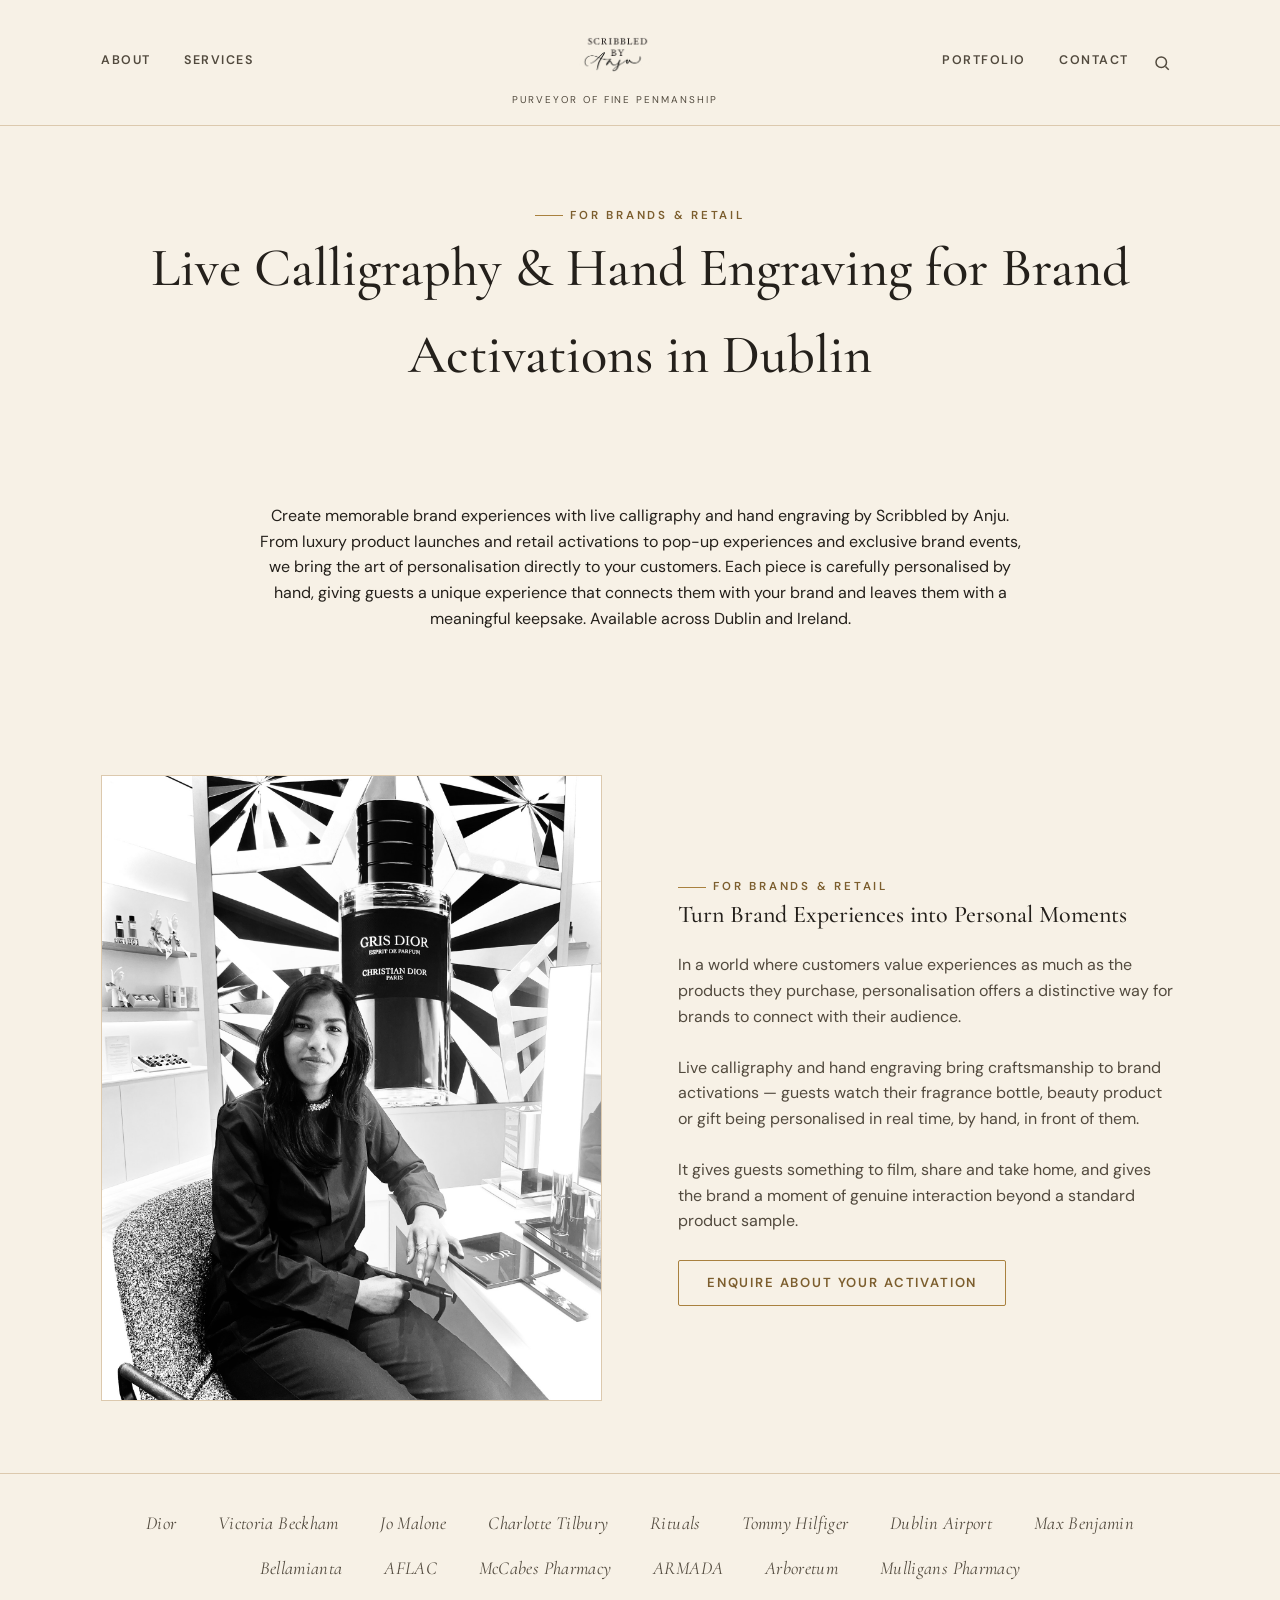
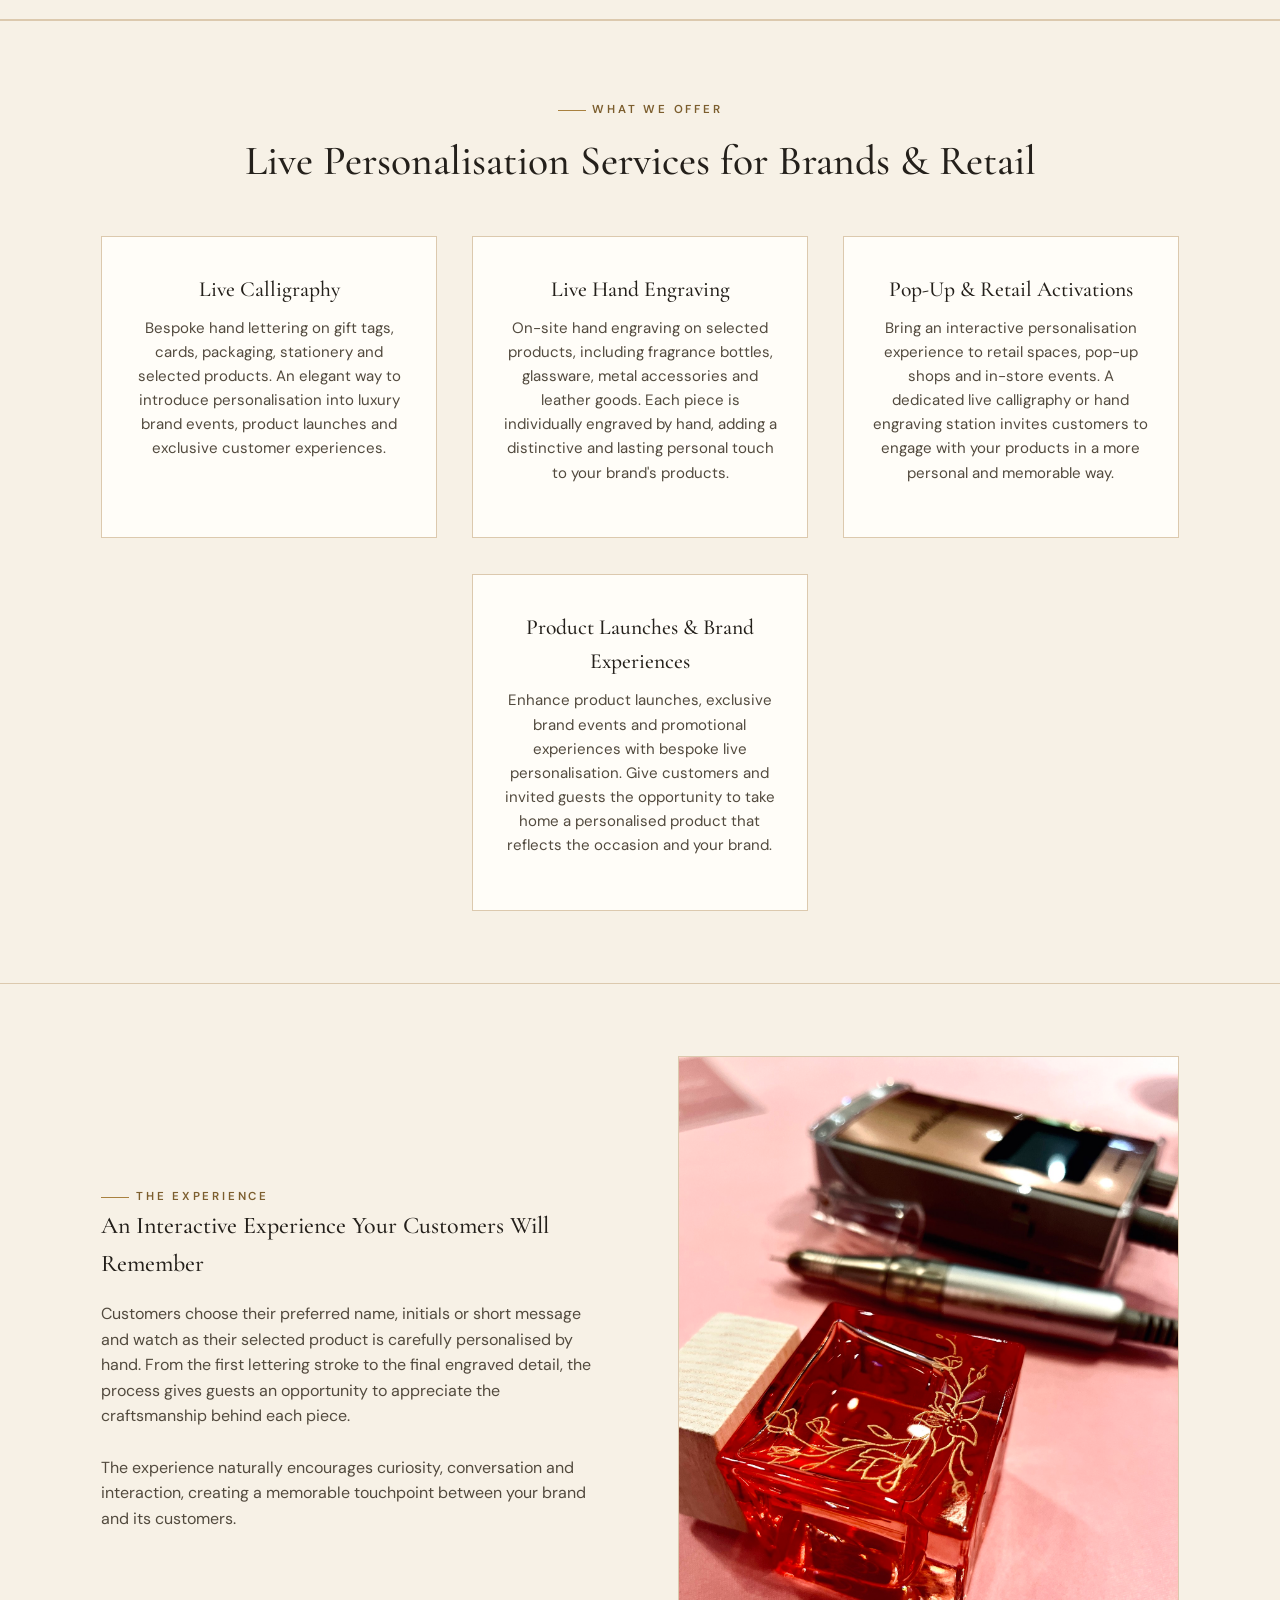
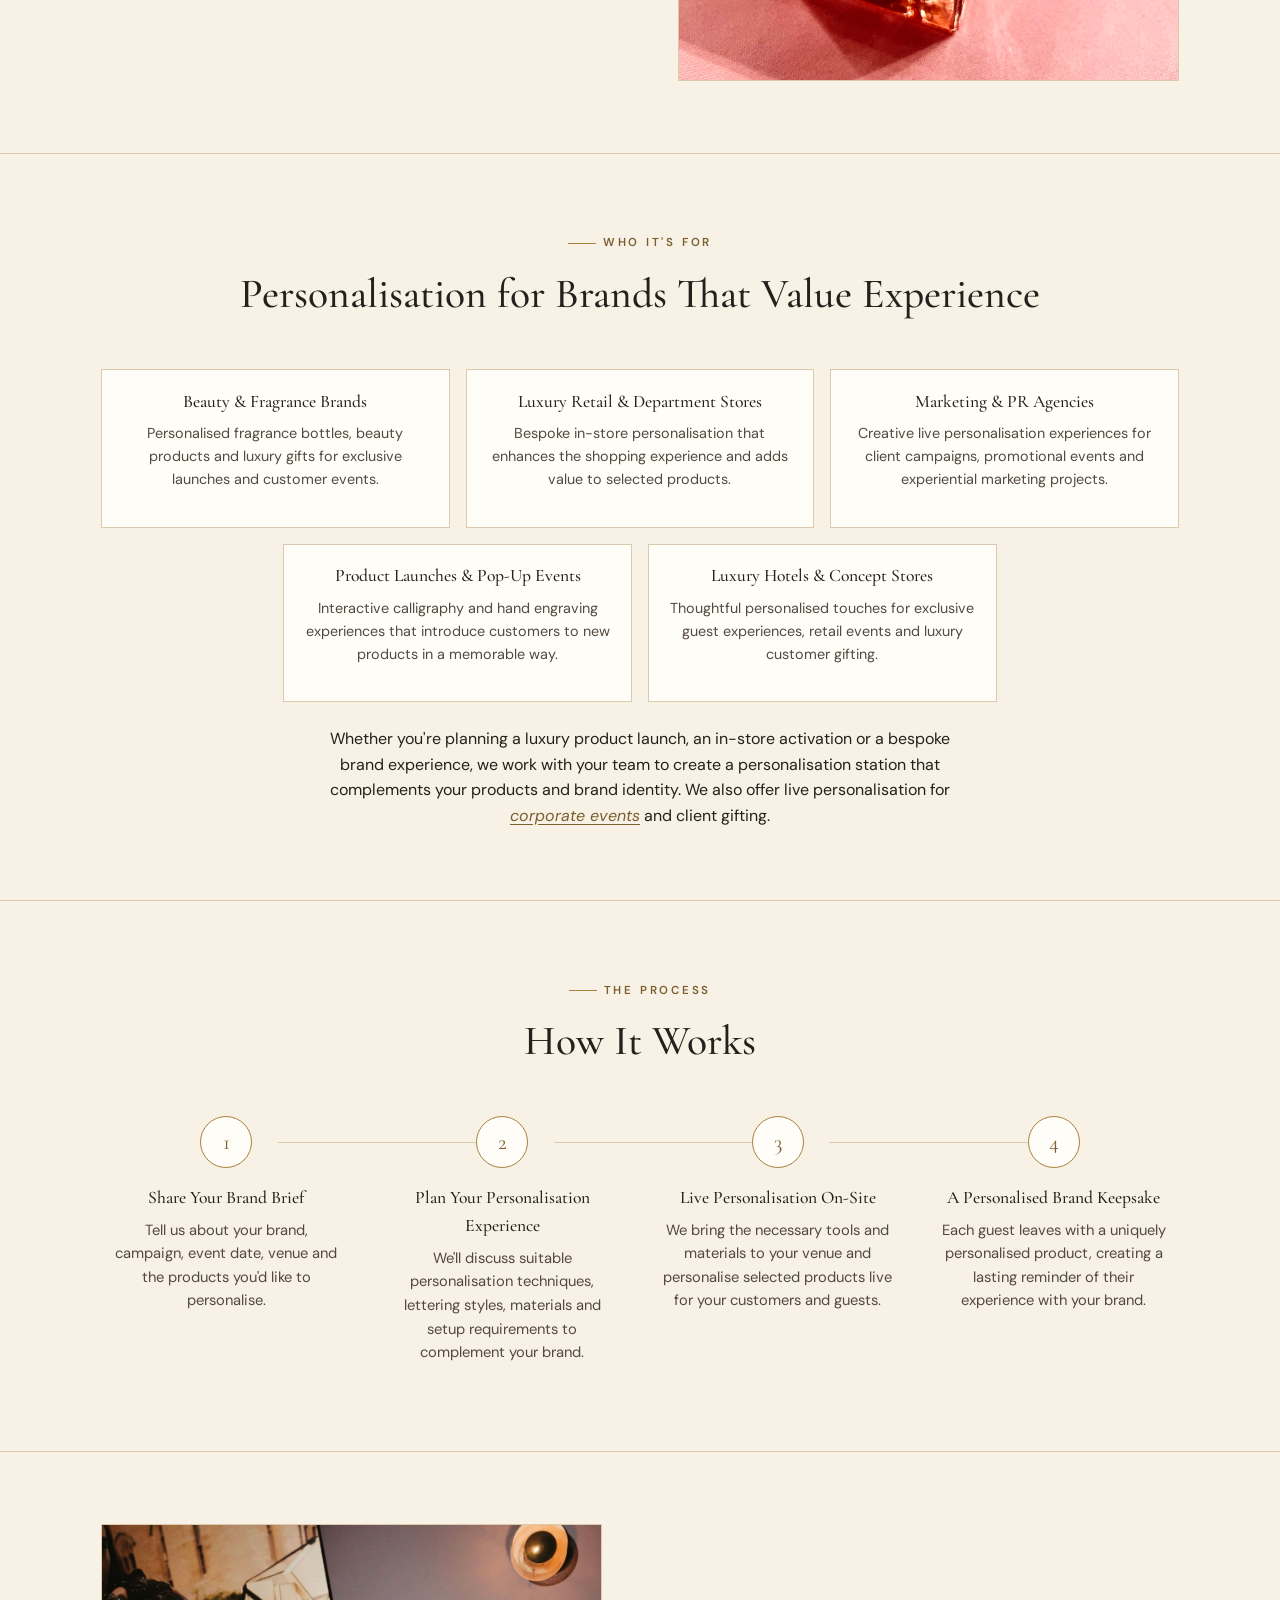
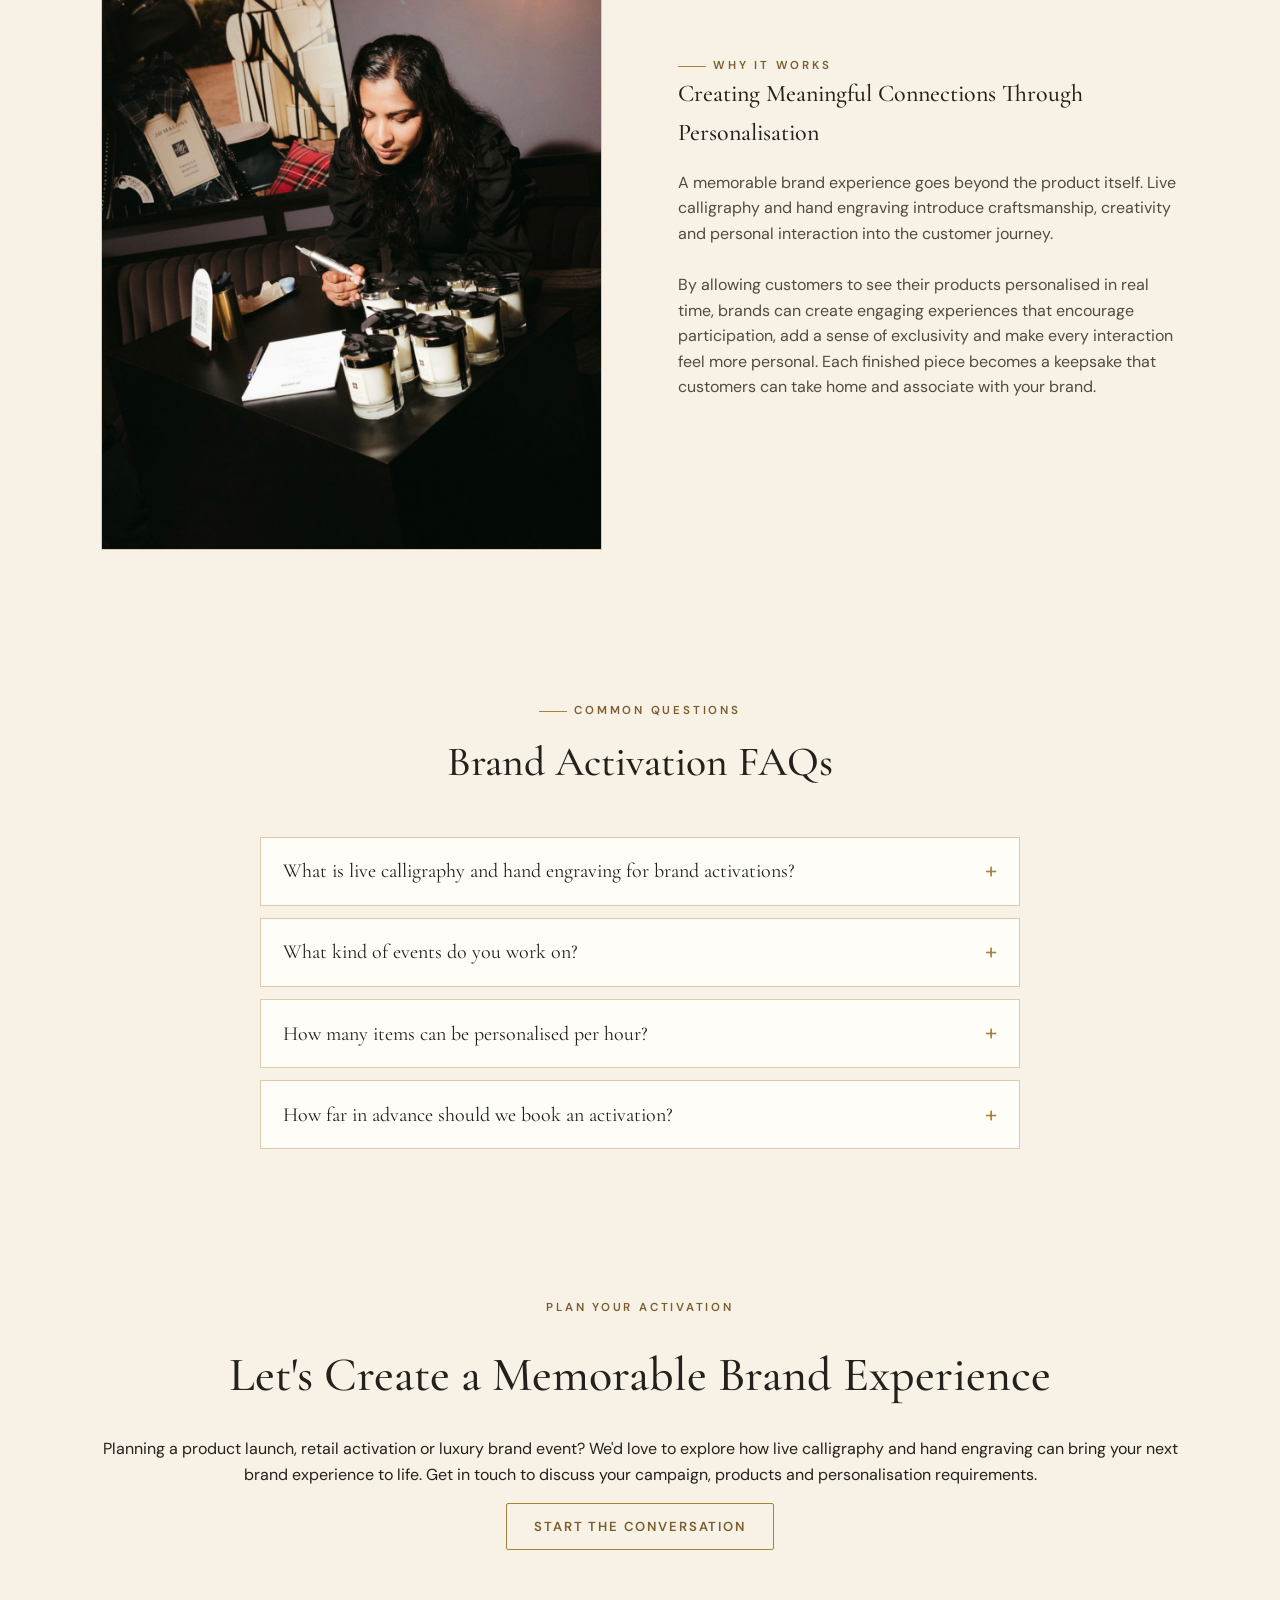
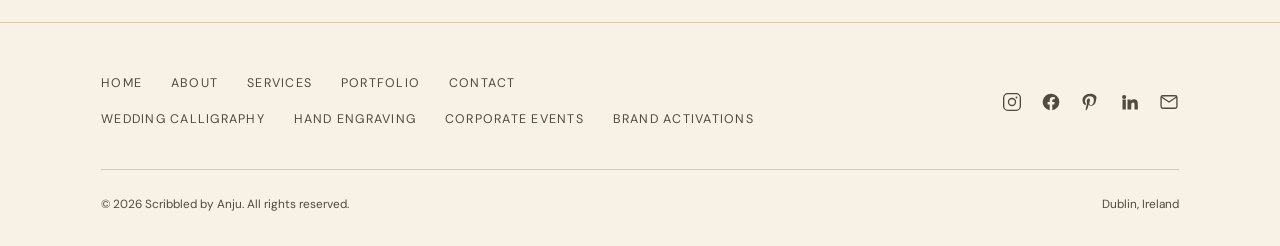
<file: brand-activations.html>
<!doctype html>
<html lang="en">
<head>
<meta charset="UTF-8">
<meta name="viewport" content="width=device-width, initial-scale=1.0">
<!-- Google tag (gtag.js) -->
<script async src="https://www.googletagmanager.com/gtag/js?id=G-6YBCF7463E"></script>
<script>
  window.dataLayer = window.dataLayer || [];
  function gtag(){dataLayer.push(arguments);}
  gtag('js', new Date());
  gtag('config', 'G-6YBCF7463E');
</script>
<title>Brand Activation Personalisation in Dublin | Live Calligraphy &amp; Hand Engraving</title>
<meta name="description" content="Live calligraphy and hand engraving for brand activations in Dublin and across Ireland — onsite product personalisation for launches, pop-ups and retail events.">
<link rel="icon" type="image/png" href="assets/img/favicon.png">
<link rel="apple-touch-icon" href="assets/img/apple-touch-icon.png">
<meta property="og:type" content="website">
<meta property="og:site_name" content="Scribbled by Anju">
<meta property="og:title" content="Brand Activation Personalisation in Dublin | Live Calligraphy &amp; Hand Engraving">
<meta property="og:description" content="Live calligraphy and hand engraving for brand activations in Dublin and across Ireland — onsite product personalisation for launches, pop-ups and retail events.">
<meta property="og:image" content="https://www.scribbledbyanju.com/assets/img/downloaded/brand-activation-dior-perfume-engraving.jpg">
<meta property="og:url" content="https://www.scribbledbyanju.com/brand-activations">
<meta property="og:locale" content="en_IE">
<meta name="twitter:card" content="summary_large_image">
<meta name="twitter:title" content="Brand Activation Personalisation in Dublin | Live Calligraphy &amp; Hand Engraving">
<meta name="twitter:image" content="https://www.scribbledbyanju.com/assets/img/downloaded/brand-activation-dior-perfume-engraving.jpg">
<link rel="canonical" href="https://www.scribbledbyanju.com/brand-activations">
<link rel="stylesheet" href="assets/css/style.css">
<script type="application/ld+json">
{
  "@context": "https://schema.org",
  "@type": "Service",
  "serviceType": "Live calligraphy and hand engraving for brand activations, product launches and retail events",
  "name": "Live Calligraphy & Hand Engraving for Brand Activations — Scribbled by Anju",
  "url": "https://www.scribbledbyanju.com/brand-activations",
  "description": "Live calligraphy and hand engraving personalisation for brand activations, product launches, pop-ups and retail events in Dublin and across Ireland.",
  "image": "https://www.scribbledbyanju.com/assets/img/downloaded/dublin-pr-event.jpg",
  "areaServed": "IE",
  "provider": {
    "@type": "LocalBusiness",
    "name": "Scribbled by Anju",
    "url": "https://www.scribbledbyanju.com/"
  }
}
</script>
<script type="application/ld+json">
{
  "@context": "https://schema.org",
  "@type": "BreadcrumbList",
  "itemListElement": [
    { "@type": "ListItem", "position": 1, "name": "Home", "item": "https://www.scribbledbyanju.com/" },
    { "@type": "ListItem", "position": 2, "name": "Services", "item": "https://www.scribbledbyanju.com/services" },
    { "@type": "ListItem", "position": 3, "name": "Brand Activations", "item": "https://www.scribbledbyanju.com/brand-activations" }
  ]
}
</script>
<script type="application/ld+json">
{
  "@context": "https://schema.org",
  "@type": "FAQPage",
  "mainEntity": [
    {
      "@type": "Question",
      "name": "What is live calligraphy and hand engraving for brand activations?",
      "acceptedAnswer": { "@type": "Answer", "text": "It's an on-site personalisation experience where products such as fragrance bottles, beauty items, glassware or gifts are hand-lettered or engraved in front of customers — creating an interactive, memorable moment at product launches, pop-ups and retail events." }
    },
    {
      "@type": "Question",
      "name": "What kind of events do you work on?",
      "acceptedAnswer": { "@type": "Answer", "text": "Product launches, retail pop-ups, PR activations and in-store brand moments across Dublin and Ireland — anywhere a brand wants an engaging, personalised customer experience." }
    },
    {
      "@type": "Question",
      "name": "How many items can be personalised per hour?",
      "acceptedAnswer": { "@type": "Answer", "text": "It depends on footfall and design complexity. Simpler personalisation moves faster, while detailed work takes a little longer — we tailor the pace and setup to suit your activation." }
    },
    {
      "@type": "Question",
      "name": "How far in advance should we book an activation?",
      "acceptedAnswer": { "@type": "Answer", "text": "4-6 weeks' notice is ideal to confirm the date and plan logistics, though we're happy to discuss shorter-notice activations where possible." }
    }
  ]
}
</script>
</head>
<body>

<header class="site-header">
  <div class="wrap header-inner">
    <div class="nav-group left">
      <a href="/about">About</a>
      <a href="/services">Services</a>
    </div>
    <a href="/" class="brand-mark">
      <span class="monogram monogram-logo"><img src="assets/img/downloaded/signature.jpg" alt="Scribbled by Anju logo" loading="lazy" width="600" height="300"></span>
      <span class="brand-sub">Purveyor of Fine Penmanship</span>
    </a>
    <div class="nav-group right">
      <a href="/portfolio">Portfolio</a>
      <a href="/contact">Contact</a>
    </div>
    <button class="search-toggle" aria-label="Search"><svg viewBox="0 0 24 24" fill="none" stroke="currentColor" stroke-width="2"><circle cx="11" cy="11" r="7"/><line x1="21" y1="21" x2="16.65" y2="16.65"/></svg></button>
    <button class="nav-toggle" aria-label="Toggle menu"><span></span><span></span><span></span></button>
  </div>
</header>

<div class="search-overlay" aria-hidden="true">
  <div class="search-panel">
    <div class="search-field">
      <svg viewBox="0 0 24 24" fill="none" stroke="currentColor" stroke-width="2"><circle cx="11" cy="11" r="7"/><line x1="21" y1="21" x2="16.65" y2="16.65"/></svg>
      <input type="text" placeholder="Search services, portfolio, pages…" aria-label="Search the site">
      <button class="search-close" aria-label="Close search">&times;</button>
    </div>
    <div class="search-results"></div>
  </div>
</div>


<main>

  <section class="page-hero">
    <div class="wrap">
      <span class="eyebrow" style="justify-content:center;">For Brands &amp; Retail</span>
      <h1>Live Calligraphy &amp; Hand Engraving for Brand Activations in Dublin</h1>
    </div>
  </section>

  <section class="reveal">
    <div class="wrap">
      <p style="max-width:70ch; margin:0 auto; text-align:center;">Create memorable brand experiences with live calligraphy and hand engraving by Scribbled by Anju. From luxury product launches and retail activations to pop-up experiences and exclusive brand events, we bring the art of personalisation directly to your customers. Each piece is carefully personalised by hand, giving guests a unique experience that connects them with your brand and leaves them with a meaningful keepsake. Available across Dublin and Ireland.</p>
    </div>
  </section>

  <section class="reveal">
    <div class="wrap split">
      <div class="media">
        <div class="ph ph-photo no-frame"><img src="assets/img/downloaded/brand-activation-dior-perfume-engraving.jpg" alt="Live engraver personalising a Dior perfume bottle onsite at a brand activation event in Dublin, Ireland" loading="lazy" width="1600" height="2133"></div>
      </div>
      <div class="copy">
        <span class="eyebrow">For Brands &amp; Retail</span>
        <h2>Turn Brand Experiences into Personal Moments</h2>
        <p>In a world where customers value experiences as much as the products they purchase, personalisation offers a distinctive way for brands to connect with their audience.</p>
        <p>Live calligraphy and hand engraving bring craftsmanship to brand activations — guests watch their fragrance bottle, beauty product or gift being personalised in real time, by hand, in front of them.</p>
        <p>It gives guests something to film, share and take home, and gives the brand a moment of genuine interaction beyond a standard product sample.</p>
        <a href="/contact" class="btn btn-gold">Enquire About Your Activation</a>
      </div>
    </div>
  </section>

  <section class="press-strip reveal">
    <div class="wrap">
      <span>Dior</span>
      <span>Victoria Beckham</span>
      <span>Jo Malone</span>
      <span>Charlotte Tilbury</span>
      <span>Rituals</span>
      <span>Tommy Hilfiger</span>
      <span>Dublin Airport</span>
      <span>Max Benjamin</span>
      <span>Bellamianta</span>
      <span>AFLAC</span>
      <span>McCabes Pharmacy</span>
      <span>ARMADA</span>
      <span>Arboretum</span>
      <span>Mulligans Pharmacy</span>
    </div>
  </section>

  <hr class="divider">

  <section class="reveal">
    <div class="wrap">
      <div class="section-head" style="text-align:center;">
        <span class="eyebrow" style="justify-content:center;">What We Offer</span>
        <h2>Live Personalisation Services for Brands &amp; Retail</h2>
      </div>
      <div class="services-grid center-last">
        <div class="service-card">
          <h3>Live Calligraphy</h3>
          <p>Bespoke hand lettering on gift tags, cards, packaging, stationery and selected products. An elegant way to introduce personalisation into luxury brand events, product launches and exclusive customer experiences.</p>
        </div>
        <div class="service-card">
          <h3>Live Hand Engraving</h3>
          <p>On-site hand engraving on selected products, including fragrance bottles, glassware, metal accessories and leather goods. Each piece is individually engraved by hand, adding a distinctive and lasting personal touch to your brand's products.</p>
        </div>
        <div class="service-card">
          <h3>Pop-Up &amp; Retail Activations</h3>
          <p>Bring an interactive personalisation experience to retail spaces, pop-up shops and in-store events. A dedicated live calligraphy or hand engraving station invites customers to engage with your products in a more personal and memorable way.</p>
        </div>
        <div class="service-card">
          <h3>Product Launches &amp; Brand Experiences</h3>
          <p>Enhance product launches, exclusive brand events and promotional experiences with bespoke live personalisation. Give customers and invited guests the opportunity to take home a personalised product that reflects the occasion and your brand.</p>
        </div>
      </div>
    </div>
  </section>

  <hr class="divider">

  <section class="reveal">
    <div class="wrap split reverse">
      <div class="media">
        <div class="ph ph-photo no-frame"><img src="assets/img/downloaded/onsite-engraving-perfume-bottle.jpg" alt="On-site hand engraving experience for customers at a retail activation" loading="lazy" width="1600" height="2133"></div>
      </div>
      <div class="copy">
        <span class="eyebrow">The Experience</span>
        <h2>An Interactive Experience Your Customers Will Remember</h2>
        <p>Customers choose their preferred name, initials or short message and watch as their selected product is carefully personalised by hand. From the first lettering stroke to the final engraved detail, the process gives guests an opportunity to appreciate the craftsmanship behind each piece.</p>
        <p>The experience naturally encourages curiosity, conversation and interaction, creating a memorable touchpoint between your brand and its customers.</p>
      </div>
    </div>
  </section>

  <hr class="divider">

  <section class="reveal">
    <div class="wrap">
      <div class="section-head" style="text-align:center;">
        <span class="eyebrow" style="justify-content:center;">Who It's For</span>
        <h2>Personalisation for Brands That Value Experience</h2>
      </div>
      <div class="services-grid compact centered">
        <div class="service-card"><h3>Beauty &amp; Fragrance Brands</h3><p>Personalised fragrance bottles, beauty products and luxury gifts for exclusive launches and customer events.</p></div>
        <div class="service-card"><h3>Luxury Retail &amp; Department Stores</h3><p>Bespoke in-store personalisation that enhances the shopping experience and adds value to selected products.</p></div>
        <div class="service-card"><h3>Marketing &amp; PR Agencies</h3><p>Creative live personalisation experiences for client campaigns, promotional events and experiential marketing projects.</p></div>
        <div class="service-card"><h3>Product Launches &amp; Pop-Up Events</h3><p>Interactive calligraphy and hand engraving experiences that introduce customers to new products in a memorable way.</p></div>
        <div class="service-card"><h3>Luxury Hotels &amp; Concept Stores</h3><p>Thoughtful personalised touches for exclusive guest experiences, retail events and luxury customer gifting.</p></div>
      </div>
      <p style="text-align:center; max-width:640px; margin:24px auto 0;">Whether you're planning a luxury product launch, an in-store activation or a bespoke brand experience, we work with your team to create a personalisation station that complements your products and brand identity. We also offer live personalisation for <a href="/corporate-events" style="text-decoration:underline; text-underline-offset:3px; font-style:italic; color:var(--gold-deep);">corporate events</a> and client gifting.</p>
    </div>
  </section>

  <hr class="divider">

  <section class="reveal">
    <div class="wrap">
      <div class="section-head" style="text-align:center;">
        <span class="eyebrow" style="justify-content:center;">The Process</span>
        <h2>How It Works</h2>
      </div>
      <ol class="steps-timeline">
        <li class="step">
          <span class="step-num">1</span>
          <h3>Share Your Brand Brief</h3>
          <p>Tell us about your brand, campaign, event date, venue and the products you'd like to personalise.</p>
        </li>
        <li class="step">
          <span class="step-num">2</span>
          <h3>Plan Your Personalisation Experience</h3>
          <p>We'll discuss suitable personalisation techniques, lettering styles, materials and setup requirements to complement your brand.</p>
        </li>
        <li class="step">
          <span class="step-num">3</span>
          <h3>Live Personalisation On-Site</h3>
          <p>We bring the necessary tools and materials to your venue and personalise selected products live for your customers and guests.</p>
        </li>
        <li class="step">
          <span class="step-num">4</span>
          <h3>A Personalised Brand Keepsake</h3>
          <p>Each guest leaves with a uniquely personalised product, creating a lasting reminder of their experience with your brand.</p>
        </li>
      </ol>
    </div>
  </section>

  <hr class="divider">

  <section class="reveal">
    <div class="wrap split">
      <div class="media">
        <div class="ph ph-photo no-frame"><img src="assets/img/downloaded/dublin-pr-event.jpg" alt="Live calligraphy and personalised lettering for luxury brand events" loading="lazy" width="1066" height="1600"></div>
      </div>
      <div class="copy">
        <span class="eyebrow">Why It Works</span>
        <h2>Creating Meaningful Connections Through Personalisation</h2>
        <p>A memorable brand experience goes beyond the product itself. Live calligraphy and hand engraving introduce craftsmanship, creativity and personal interaction into the customer journey.</p>
        <p>By allowing customers to see their products personalised in real time, brands can create engaging experiences that encourage participation, add a sense of exclusivity and make every interaction feel more personal. Each finished piece becomes a keepsake that customers can take home and associate with your brand.</p>
      </div>
    </div>
  </section>

  <section class="reveal">
    <div class="wrap">
      <div class="section-head" style="text-align:center;">
        <span class="eyebrow" style="justify-content:center;">Common Questions</span>
        <h2>Brand Activation FAQs</h2>
      </div>
      <div class="faq-list">
        <details class="faq-item">
          <summary>What is live calligraphy and hand engraving for brand activations?</summary>
          <p>It's an on-site personalisation experience where products such as fragrance bottles, beauty items, glassware or gifts are hand-lettered or engraved in front of customers — creating an interactive, memorable moment at product launches, pop-ups and retail events.</p>
        </details>
        <details class="faq-item">
          <summary>What kind of events do you work on?</summary>
          <p>Product launches, retail pop-ups, PR activations and in-store brand moments across Dublin and Ireland — anywhere a brand wants an engaging, personalised customer experience.</p>
        </details>
        <details class="faq-item">
          <summary>How many items can be personalised per hour?</summary>
          <p>It depends on footfall and design complexity. Simpler personalisation moves faster, while detailed work takes a little longer — we tailor the pace and setup to suit your activation.</p>
        </details>
        <details class="faq-item">
          <summary>How far in advance should we book an activation?</summary>
          <p>4-6 weeks' notice is ideal to confirm the date and plan logistics, though we're happy to discuss shorter-notice activations where possible.</p>
        </details>
      </div>
    </div>
  </section>

  <section class="cta-band reveal">
    <div class="wrap">
      <span class="eyebrow">Plan Your Activation</span>
      <h2>Let's Create a Memorable Brand Experience</h2>
      <p>Planning a product launch, retail activation or luxury brand event? We'd love to explore how live calligraphy and hand engraving can bring your next brand experience to life. Get in touch to discuss your campaign, products and personalisation requirements.</p>
      <a href="/contact" class="btn btn-gold">Start the Conversation</a>
    </div>
  </section>

</main>

<footer class="site-footer">
  <div class="wrap">
    <div class="footer-grid">
      <div class="footer-nav-col">
        <nav class="footer-nav" aria-label="Footer">
          <a href="/">Home</a>
          <a href="/about">About</a>
          <a href="/services">Services</a>
          <a href="/portfolio">Portfolio</a>
          <a href="/contact">Contact</a>
        </nav>
        <nav class="footer-services" aria-label="Our Services">
          <a href="/wedding-calligraphy">Wedding Calligraphy</a>
          <a href="/hand-engraving">Hand Engraving</a>
          <a href="/corporate-events">Corporate Events</a>
          <a href="/brand-activations">Brand Activations</a>
        </nav>
      </div>
      <div class="footer-social">
        <a href="https://www.instagram.com/scribbledbyanju" target="_blank" rel="noopener" aria-label="Instagram">
          <svg viewBox="0 0 24 24" width="20" height="20" fill="none" stroke="currentColor" stroke-width="1.6" stroke-linecap="round" stroke-linejoin="round"><rect x="2" y="2" width="20" height="20" rx="5"/><circle cx="12" cy="12" r="4.2"/><circle cx="17.4" cy="6.6" r="1.1" fill="currentColor" stroke="none"/></svg>
        </a>
        <a href="https://www.facebook.com/share/1Ez8Nd4Cek/" target="_blank" rel="noopener" aria-label="Facebook">
          <svg viewBox="0 0 24 24" width="20" height="20" fill="currentColor"><path d="M22 12a10 10 0 1 0-11.56 9.88v-6.99H7.9V12h2.54V9.8c0-2.5 1.49-3.89 3.77-3.89 1.09 0 2.24.2 2.24.2v2.46h-1.26c-1.24 0-1.63.77-1.63 1.56V12h2.78l-.44 2.89h-2.34v6.99A10 10 0 0 0 22 12z"/></svg>
        </a>
        <a href="https://in.pinterest.com/scribbledbyanju" target="_blank" rel="noopener" aria-label="Pinterest">
          <svg viewBox="0 0 24 24" width="20" height="20" fill="currentColor"><path d="M12 2C6.5 2 3 5.6 3 9.9c0 2.6 1 4.9 3.1 5.8.3.1.6 0 .7-.4l.3-1.1c.1-.3 0-.5-.2-.7-.6-.7-.9-1.5-.9-2.7 0-2.9 2.2-5.6 5.8-5.6 3.2 0 4.9 1.9 4.9 4.5 0 3.4-1.5 6.2-3.7 6.2-1.2 0-2.2-1-1.9-2.3.3-1.5.9-3 .9-4.1 0-.9-.5-1.7-1.6-1.7-1.3 0-2.3 1.3-2.3 3.1 0 1.1.4 1.9.4 1.9l-1.5 6.3c-.3 1.3-.1 2.9 0 3.1 0 .1.2.1.3 0 .1-.2 1.7-2.1 2.2-4l.8-3.1c.4.8 1.6 1.5 2.8 1.5 3.7 0 6.3-3.4 6.3-7.9C21 5.1 17.8 2 12 2z"/></svg>
        </a>
        <a href="https://ie.linkedin.com/in/anju-aakash-aba3a1284" target="_blank" rel="noopener" aria-label="LinkedIn">
          <svg viewBox="0 0 24 24" width="20" height="20" fill="currentColor"><path d="M4.98 3.5a2.5 2.5 0 1 1 0 5 2.5 2.5 0 0 1 0-5zM3 9h4v12H3zM9 9h3.8v1.7h.05c.53-1 1.83-2.05 3.77-2.05 4.03 0 4.78 2.65 4.78 6.1V21h-4v-5.4c0-1.29-.02-2.95-1.8-2.95-1.8 0-2.07 1.4-2.07 2.85V21H9z"/></svg>
        </a>
        <a href="mailto:hello@scribbledbyanju.com" aria-label="Email">
          <svg viewBox="0 0 24 24" width="20" height="20" fill="none" stroke="currentColor" stroke-width="1.6" stroke-linecap="round" stroke-linejoin="round"><rect x="2.5" y="4.5" width="19" height="15" rx="2"/><path d="m3 6 9 6 9-6"/></svg>
        </a>
      </div>
    </div>
    <div class="footer-bottom">
      <span>© 2026 Scribbled by Anju. All rights reserved.</span>
      <span>Dublin, Ireland</span>
    </div>
  </div>
</footer>

<script src="assets/js/search-index.js"></script>
<script src="assets/js/main.js"></script>
</body>
</html>
</file>
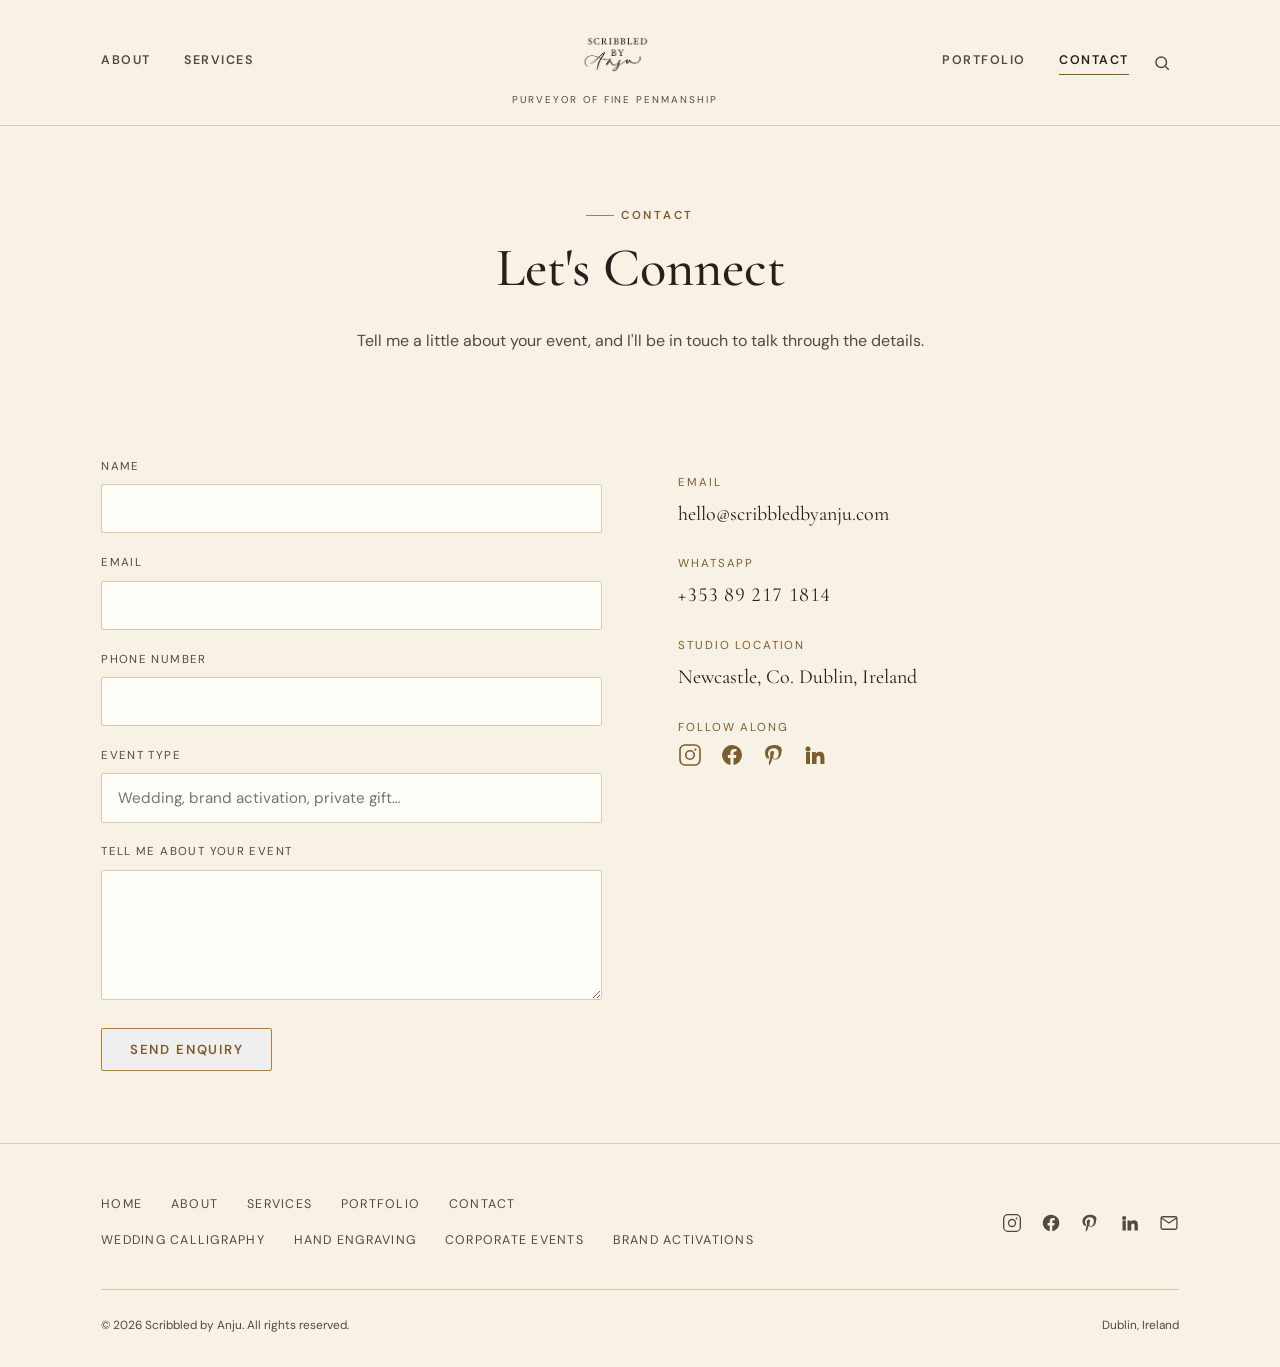
<file: contact.html>
<!doctype html>
<html lang="en">
<head>
<meta charset="UTF-8">
<meta name="viewport" content="width=device-width, initial-scale=1.0">
<!-- Google tag (gtag.js) -->
<script async src="https://www.googletagmanager.com/gtag/js?id=G-6YBCF7463E"></script>
<script>
  window.dataLayer = window.dataLayer || [];
  function gtag(){dataLayer.push(arguments);}
  gtag('js', new Date());
  gtag('config', 'G-6YBCF7463E');
</script>
<title>Contact — Scribbled by Anju</title>
<meta name="description" content="Get in touch with Scribbled by Anju for calligraphy, hand engraving and event enquiries in Dublin, Ireland.">
<link rel="icon" type="image/png" href="assets/img/favicon.png">
<link rel="apple-touch-icon" href="assets/img/apple-touch-icon.png">
<meta property="og:type" content="website">
<meta property="og:site_name" content="Scribbled by Anju">
<meta property="og:title" content="Contact — Scribbled by Anju">
<meta property="og:description" content="Get in touch with Scribbled by Anju for calligraphy, hand engraving and event enquiries in Dublin, Ireland.">
<meta property="og:image" content="https://www.scribbledbyanju.com/assets/img/downloaded/frontpage-live-event.jpg">
<meta property="og:url" content="https://www.scribbledbyanju.com/contact">
<meta property="og:locale" content="en_IE">
<meta name="twitter:card" content="summary_large_image">
<meta name="twitter:title" content="Contact — Scribbled by Anju">
<meta name="twitter:image" content="https://www.scribbledbyanju.com/assets/img/downloaded/frontpage-live-event.jpg">
<link rel="canonical" href="https://www.scribbledbyanju.com/contact">
<link rel="stylesheet" href="assets/css/style.css">
<script type="application/ld+json">
{
  "@context": "https://schema.org",
  "@type": "ContactPage",
  "name": "Contact — Scribbled by Anju",
  "url": "https://www.scribbledbyanju.com/contact",
  "description": "Get in touch with Scribbled by Anju for bespoke calligraphy and hand engraving in Dublin, Ireland.",
  "mainEntity": {
    "@type": "LocalBusiness",
    "name": "Scribbled by Anju",
    "url": "https://www.scribbledbyanju.com/",
    "email": "hello@scribbledbyanju.com",
    "telephone": "+353892171814",
    "address": {
      "@type": "PostalAddress",
      "addressLocality": "Newcastle",
      "addressRegion": "Co. Dublin",
      "addressCountry": "IE"
    }
  }
}
</script>
<script type="application/ld+json">
{
  "@context": "https://schema.org",
  "@type": "BreadcrumbList",
  "itemListElement": [
    { "@type": "ListItem", "position": 1, "name": "Home", "item": "https://www.scribbledbyanju.com/" },
    { "@type": "ListItem", "position": 2, "name": "Contact", "item": "https://www.scribbledbyanju.com/contact" }
  ]
}
</script>
</head>
<body>

<header class="site-header">
  <div class="wrap header-inner">
    <div class="nav-group left">
      <a href="/about">About</a>
      <a href="/services">Services</a>
    </div>
    <a href="/" class="brand-mark">
      <span class="monogram monogram-logo"><img src="assets/img/downloaded/signature.jpg" alt="Scribbled by Anju logo" loading="lazy" width="600" height="300"></span>
      <span class="brand-sub">Purveyor of Fine Penmanship</span>
    </a>
    <div class="nav-group right">
      <a href="/portfolio">Portfolio</a>
      <a href="/contact" class="active">Contact</a>
    </div>
    <button class="search-toggle" aria-label="Search"><svg viewBox="0 0 24 24" fill="none" stroke="currentColor" stroke-width="2"><circle cx="11" cy="11" r="7"/><line x1="21" y1="21" x2="16.65" y2="16.65"/></svg></button>
    <button class="nav-toggle" aria-label="Toggle menu"><span></span><span></span><span></span></button>
  </div>
</header>

<div class="search-overlay" aria-hidden="true">
  <div class="search-panel">
    <div class="search-field">
      <svg viewBox="0 0 24 24" fill="none" stroke="currentColor" stroke-width="2"><circle cx="11" cy="11" r="7"/><line x1="21" y1="21" x2="16.65" y2="16.65"/></svg>
      <input type="text" placeholder="Search services, portfolio, pages…" aria-label="Search the site">
      <button class="search-close" aria-label="Close search">&times;</button>
    </div>
    <div class="search-results"></div>
  </div>
</div>


<main>

  <section class="page-hero">
    <div class="wrap">
      <span class="eyebrow" style="justify-content:center;">Contact</span>
      <h1>Let's Connect</h1>
      <p>Tell me a little about your event, and I'll be in touch to talk through the details.</p>
    </div>
  </section>

  <section class="reveal">
    <div class="wrap contact-grid">
      <div class="contact-info">
        <dl>
          <dt>Email</dt>
          <dd><a href="mailto:hello@scribbledbyanju.com">hello@scribbledbyanju.com</a></dd>
          <dt>WhatsApp</dt>
          <dd><a class="phone-number" href="https://wa.me/353892171814" target="_blank" rel="noopener">+353 89 217 1814</a></dd>
          <dt>Studio Location</dt>
          <dd><a href="https://maps.app.goo.gl/PZg6GjZpdhdYpwAH8" target="_blank" rel="noopener">Newcastle, Co. Dublin, Ireland</a></dd>
          <dt>Follow Along</dt>
          <dd class="social-icons">
            <a href="https://www.instagram.com/scribbledbyanju" target="_blank" rel="noopener" aria-label="Instagram">
              <svg viewBox="0 0 24 24" width="24" height="24" fill="none" stroke="currentColor" stroke-width="1.6" stroke-linecap="round" stroke-linejoin="round"><rect x="2" y="2" width="20" height="20" rx="5"/><circle cx="12" cy="12" r="4.2"/><circle cx="17.4" cy="6.6" r="1.1" fill="currentColor" stroke="none"/></svg>
            </a>
            <a href="https://www.facebook.com/share/1Ez8Nd4Cek/" target="_blank" rel="noopener" aria-label="Facebook">
              <svg viewBox="0 0 24 24" width="24" height="24" fill="currentColor"><path d="M22 12a10 10 0 1 0-11.56 9.88v-6.99H7.9V12h2.54V9.8c0-2.5 1.49-3.89 3.77-3.89 1.09 0 2.24.2 2.24.2v2.46h-1.26c-1.24 0-1.63.77-1.63 1.56V12h2.78l-.44 2.89h-2.34v6.99A10 10 0 0 0 22 12z"/></svg>
            </a>
            <a href="https://in.pinterest.com/scribbledbyanju" target="_blank" rel="noopener" aria-label="Pinterest">
              <svg viewBox="0 0 24 24" width="24" height="24" fill="currentColor"><path d="M12 2C6.5 2 3 5.6 3 9.9c0 2.6 1 4.9 3.1 5.8.3.1.6 0 .7-.4l.3-1.1c.1-.3 0-.5-.2-.7-.6-.7-.9-1.5-.9-2.7 0-2.9 2.2-5.6 5.8-5.6 3.2 0 4.9 1.9 4.9 4.5 0 3.4-1.5 6.2-3.7 6.2-1.2 0-2.2-1-1.9-2.3.3-1.5.9-3 .9-4.1 0-.9-.5-1.7-1.6-1.7-1.3 0-2.3 1.3-2.3 3.1 0 1.1.4 1.9.4 1.9l-1.5 6.3c-.3 1.3-.1 2.9 0 3.1 0 .1.2.1.3 0 .1-.2 1.7-2.1 2.2-4l.8-3.1c.4.8 1.6 1.5 2.8 1.5 3.7 0 6.3-3.4 6.3-7.9C21 5.1 17.8 2 12 2z"/></svg>
            </a>
            <a href="https://ie.linkedin.com/in/anju-aakash-aba3a1284" target="_blank" rel="noopener" aria-label="LinkedIn">
              <svg viewBox="0 0 24 24" width="24" height="24" fill="currentColor"><path d="M4.98 3.5a2.5 2.5 0 1 1 0 5 2.5 2.5 0 0 1 0-5zM3 9h4v12H3zM9 9h3.8v1.7h.05c.53-1 1.83-2.05 3.77-2.05 4.03 0 4.78 2.65 4.78 6.1V21h-4v-5.4c0-1.29-.02-2.95-1.8-2.95-1.8 0-2.07 1.4-2.07 2.85V21H9z"/></svg>
            </a>
          </dd>
        </dl>
      </div>
      <form class="contact-form" action="https://formspree.io/f/xjykggqe" method="POST">
        <div class="field">
          <label for="name">Name</label>
          <input id="name" name="name" type="text" required>
        </div>
        <div class="field">
          <label for="email">Email</label>
          <input id="email" name="email" type="email" required>
        </div>
        <div class="field">
          <label for="phone">Phone Number</label>
          <input id="phone" name="phone" type="tel" placeholder="">
        </div>
        <div class="field">
          <label for="event-type">Event Type</label>
          <input id="event-type" name="event-type" type="text" placeholder="Wedding, brand activation, private gift…">
        </div>
        <div class="field">
          <label for="message">Tell Me About Your Event</label>
          <textarea id="message" name="message" required></textarea>
        </div>
        <button type="submit" class="btn btn-gold">Send Enquiry</button>
      </form>
    </div>
  </section>

</main>

<footer class="site-footer">
  <div class="wrap">
    <div class="footer-grid">
      <div class="footer-nav-col">
        <nav class="footer-nav" aria-label="Footer">
          <a href="/">Home</a>
          <a href="/about">About</a>
          <a href="/services">Services</a>
          <a href="/portfolio">Portfolio</a>
          <a href="/contact">Contact</a>
        </nav>
        <nav class="footer-services" aria-label="Our Services">
          <a href="/wedding-calligraphy">Wedding Calligraphy</a>
          <a href="/hand-engraving">Hand Engraving</a>
          <a href="/corporate-events">Corporate Events</a>
          <a href="/brand-activations">Brand Activations</a>
        </nav>
      </div>
      <div class="footer-social">
        <a href="https://www.instagram.com/scribbledbyanju" target="_blank" rel="noopener" aria-label="Instagram">
          <svg viewBox="0 0 24 24" width="20" height="20" fill="none" stroke="currentColor" stroke-width="1.6" stroke-linecap="round" stroke-linejoin="round"><rect x="2" y="2" width="20" height="20" rx="5"/><circle cx="12" cy="12" r="4.2"/><circle cx="17.4" cy="6.6" r="1.1" fill="currentColor" stroke="none"/></svg>
        </a>
        <a href="https://www.facebook.com/share/1Ez8Nd4Cek/" target="_blank" rel="noopener" aria-label="Facebook">
          <svg viewBox="0 0 24 24" width="20" height="20" fill="currentColor"><path d="M22 12a10 10 0 1 0-11.56 9.88v-6.99H7.9V12h2.54V9.8c0-2.5 1.49-3.89 3.77-3.89 1.09 0 2.24.2 2.24.2v2.46h-1.26c-1.24 0-1.63.77-1.63 1.56V12h2.78l-.44 2.89h-2.34v6.99A10 10 0 0 0 22 12z"/></svg>
        </a>
        <a href="https://in.pinterest.com/scribbledbyanju" target="_blank" rel="noopener" aria-label="Pinterest">
          <svg viewBox="0 0 24 24" width="20" height="20" fill="currentColor"><path d="M12 2C6.5 2 3 5.6 3 9.9c0 2.6 1 4.9 3.1 5.8.3.1.6 0 .7-.4l.3-1.1c.1-.3 0-.5-.2-.7-.6-.7-.9-1.5-.9-2.7 0-2.9 2.2-5.6 5.8-5.6 3.2 0 4.9 1.9 4.9 4.5 0 3.4-1.5 6.2-3.7 6.2-1.2 0-2.2-1-1.9-2.3.3-1.5.9-3 .9-4.1 0-.9-.5-1.7-1.6-1.7-1.3 0-2.3 1.3-2.3 3.1 0 1.1.4 1.9.4 1.9l-1.5 6.3c-.3 1.3-.1 2.9 0 3.1 0 .1.2.1.3 0 .1-.2 1.7-2.1 2.2-4l.8-3.1c.4.8 1.6 1.5 2.8 1.5 3.7 0 6.3-3.4 6.3-7.9C21 5.1 17.8 2 12 2z"/></svg>
        </a>
        <a href="https://ie.linkedin.com/in/anju-aakash-aba3a1284" target="_blank" rel="noopener" aria-label="LinkedIn">
          <svg viewBox="0 0 24 24" width="20" height="20" fill="currentColor"><path d="M4.98 3.5a2.5 2.5 0 1 1 0 5 2.5 2.5 0 0 1 0-5zM3 9h4v12H3zM9 9h3.8v1.7h.05c.53-1 1.83-2.05 3.77-2.05 4.03 0 4.78 2.65 4.78 6.1V21h-4v-5.4c0-1.29-.02-2.95-1.8-2.95-1.8 0-2.07 1.4-2.07 2.85V21H9z"/></svg>
        </a>
        <a href="mailto:hello@scribbledbyanju.com" aria-label="Email">
          <svg viewBox="0 0 24 24" width="20" height="20" fill="none" stroke="currentColor" stroke-width="1.6" stroke-linecap="round" stroke-linejoin="round"><rect x="2.5" y="4.5" width="19" height="15" rx="2"/><path d="m3 6 9 6 9-6"/></svg>
        </a>
      </div>
    </div>
    <div class="footer-bottom">
      <span>© 2026 Scribbled by Anju. All rights reserved.</span>
      <span>Dublin, Ireland</span>
    </div>
  </div>
</footer>

<script src="assets/js/search-index.js"></script>
<script src="assets/js/main.js"></script>
</body>
</html>
</file>
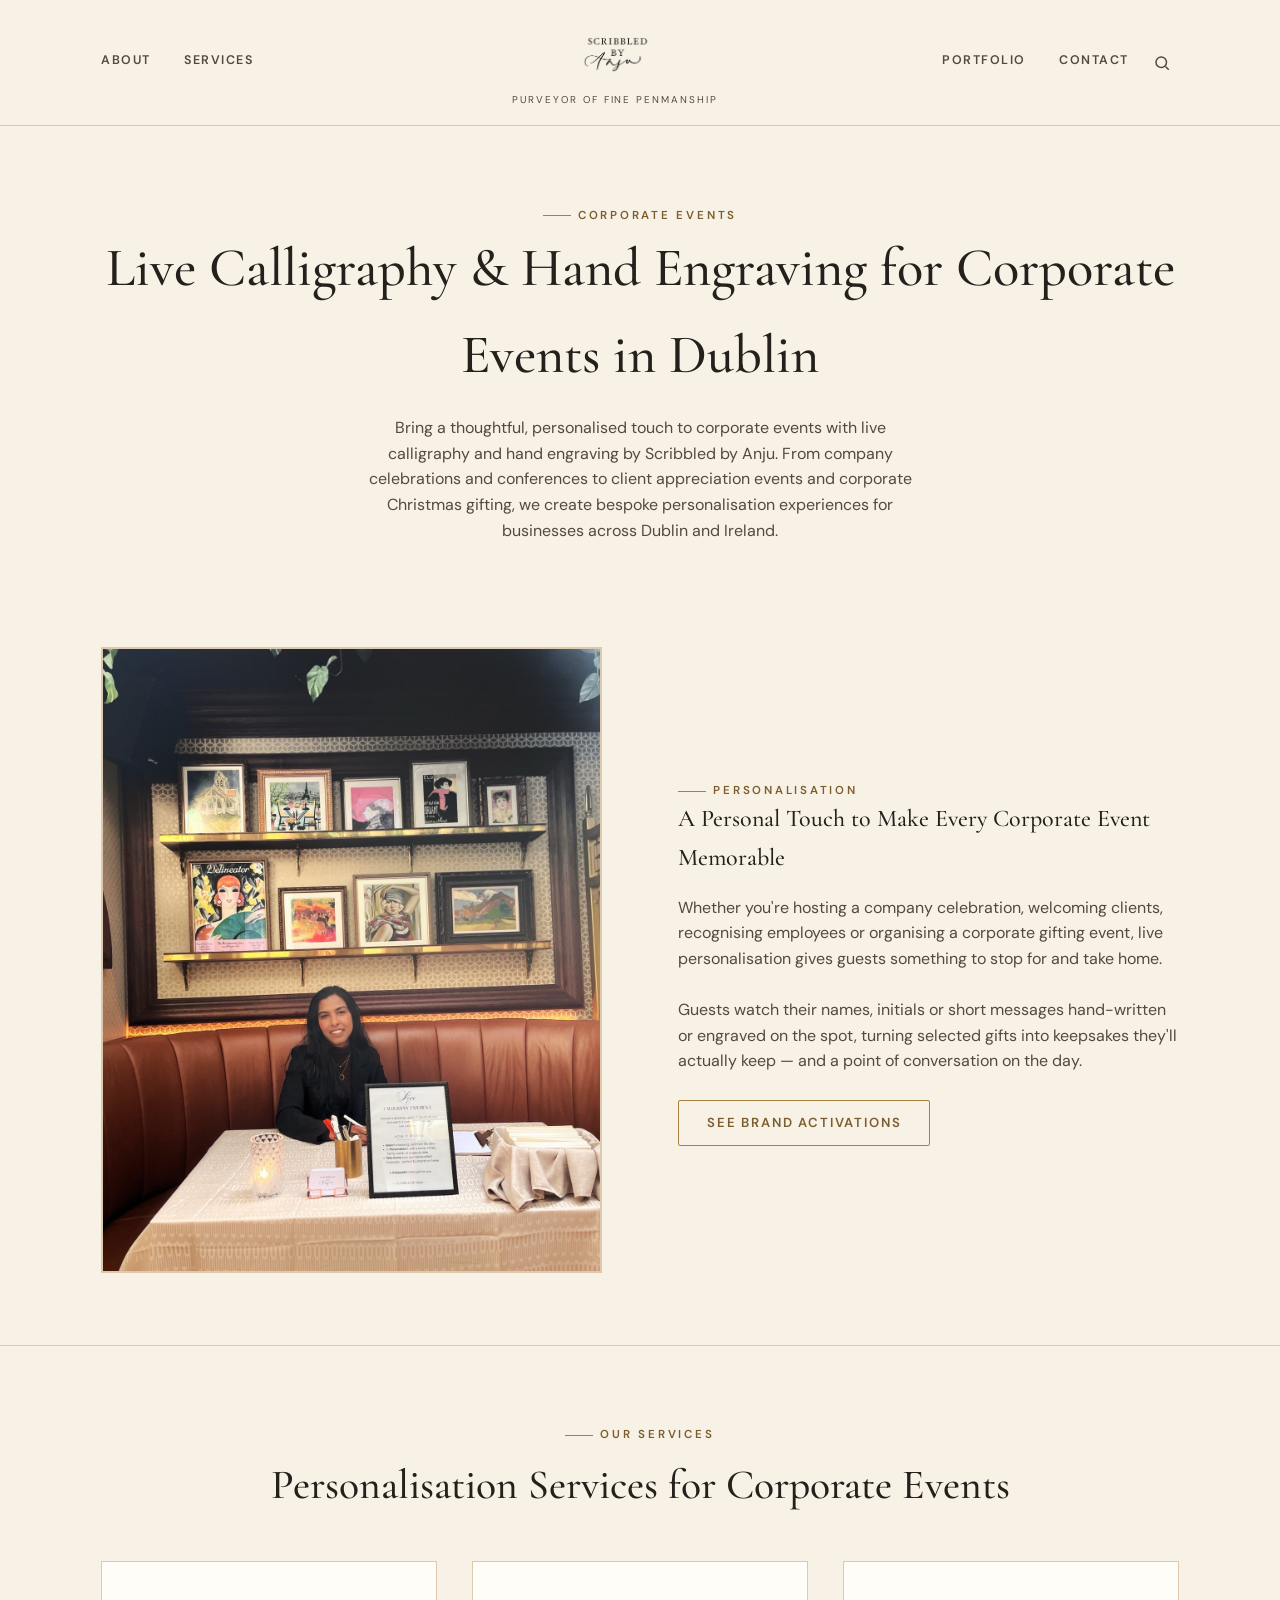
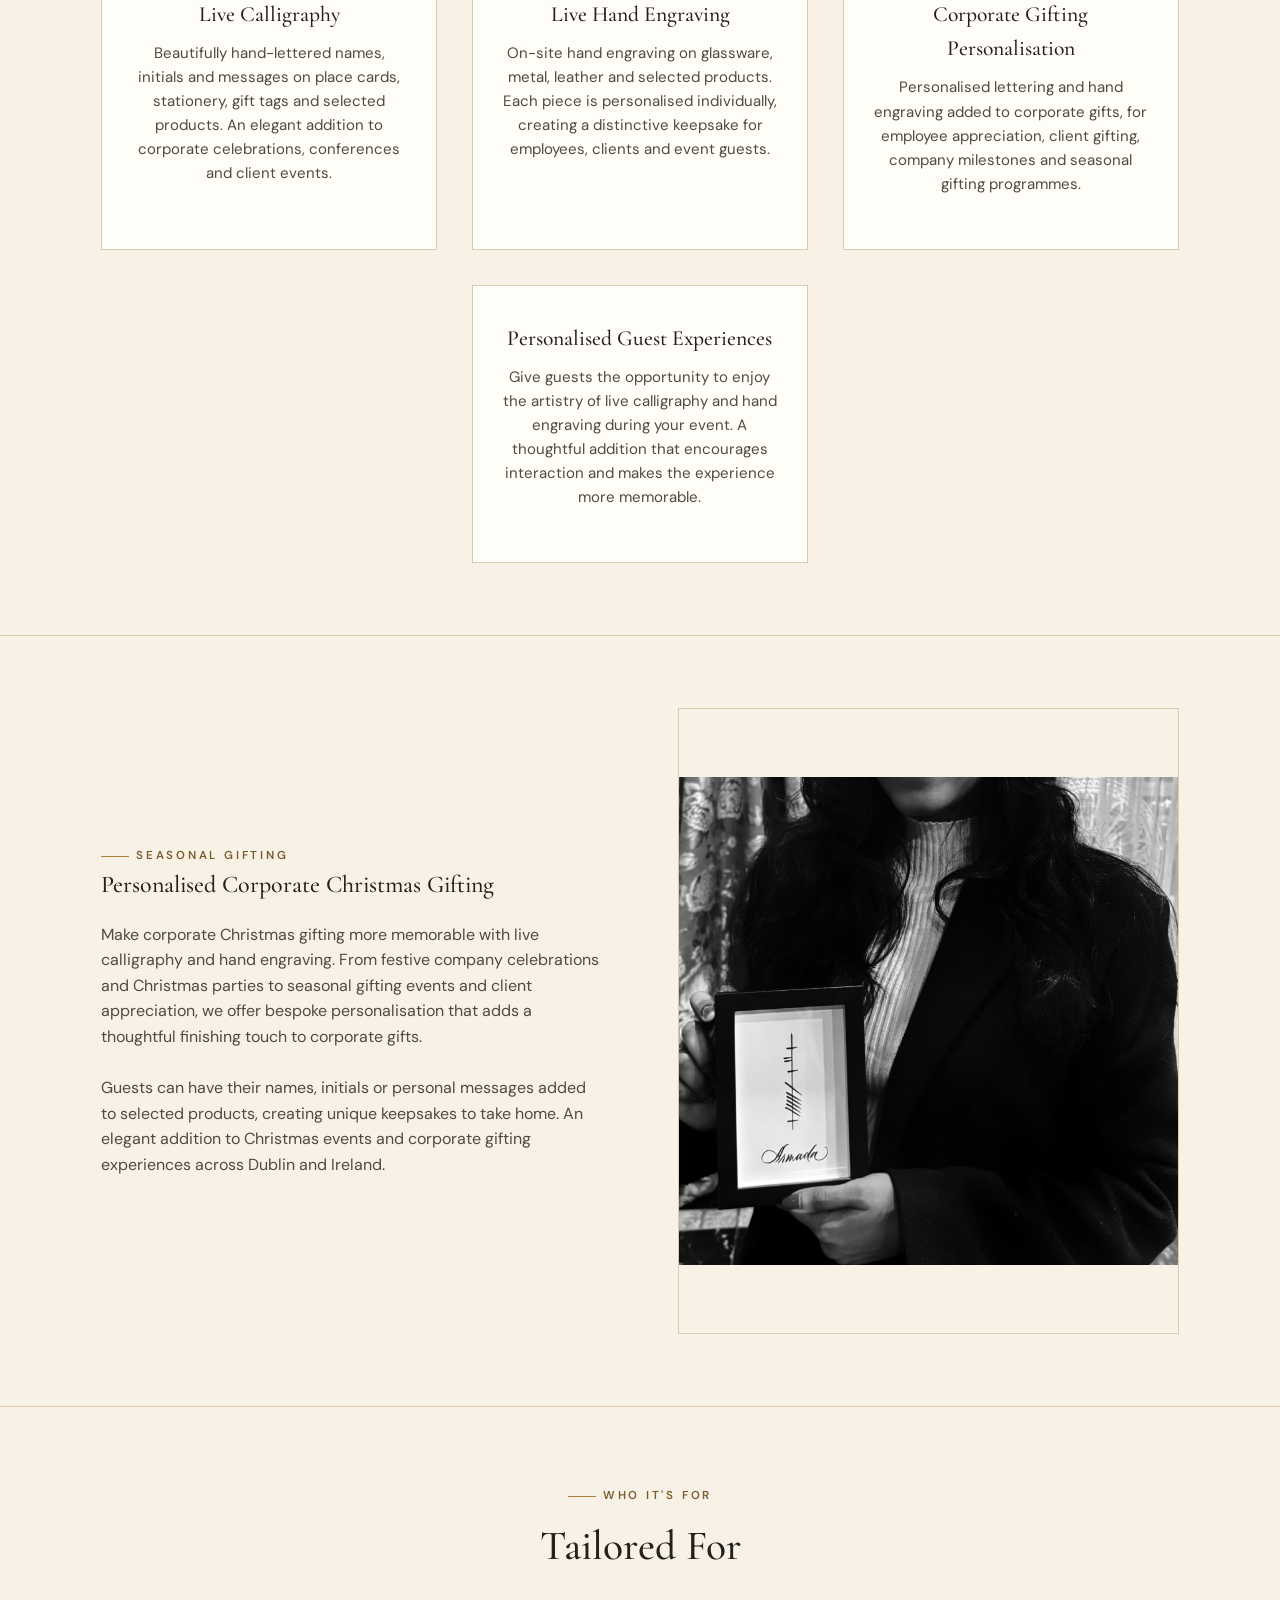
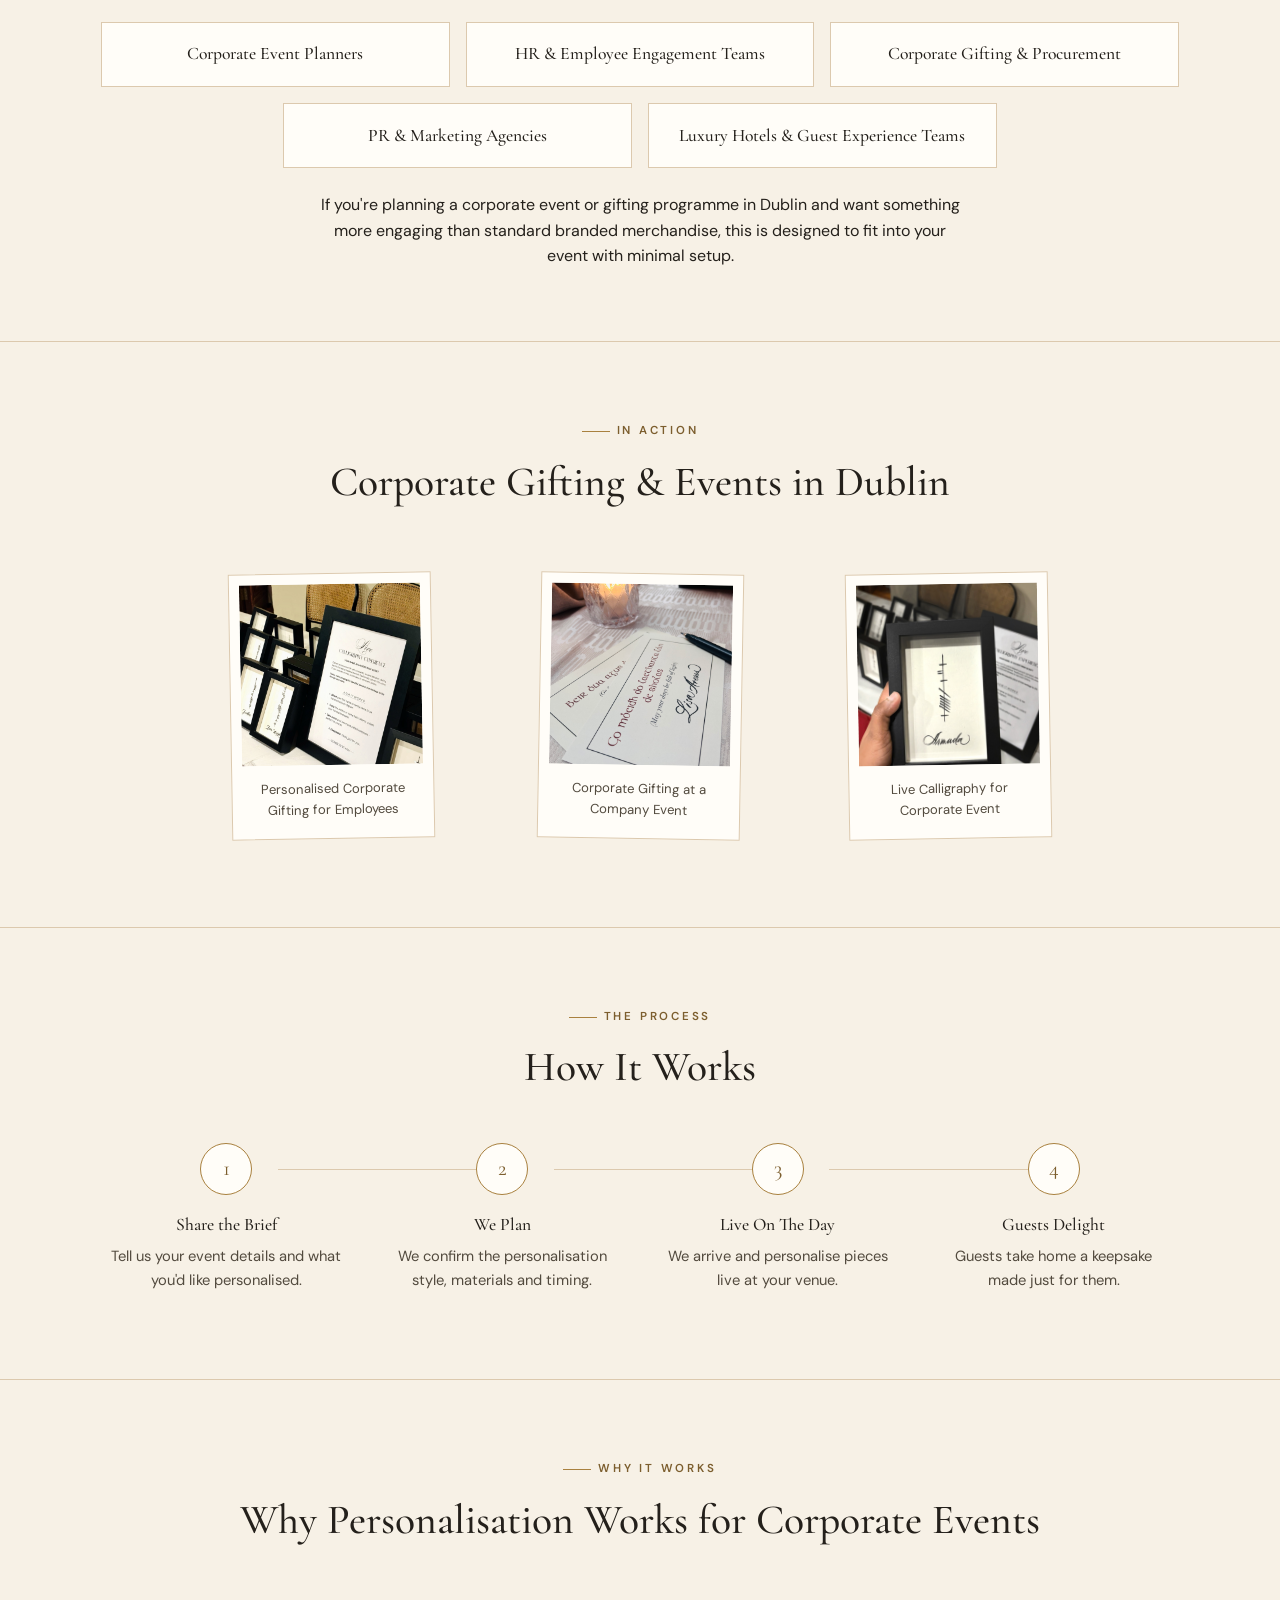
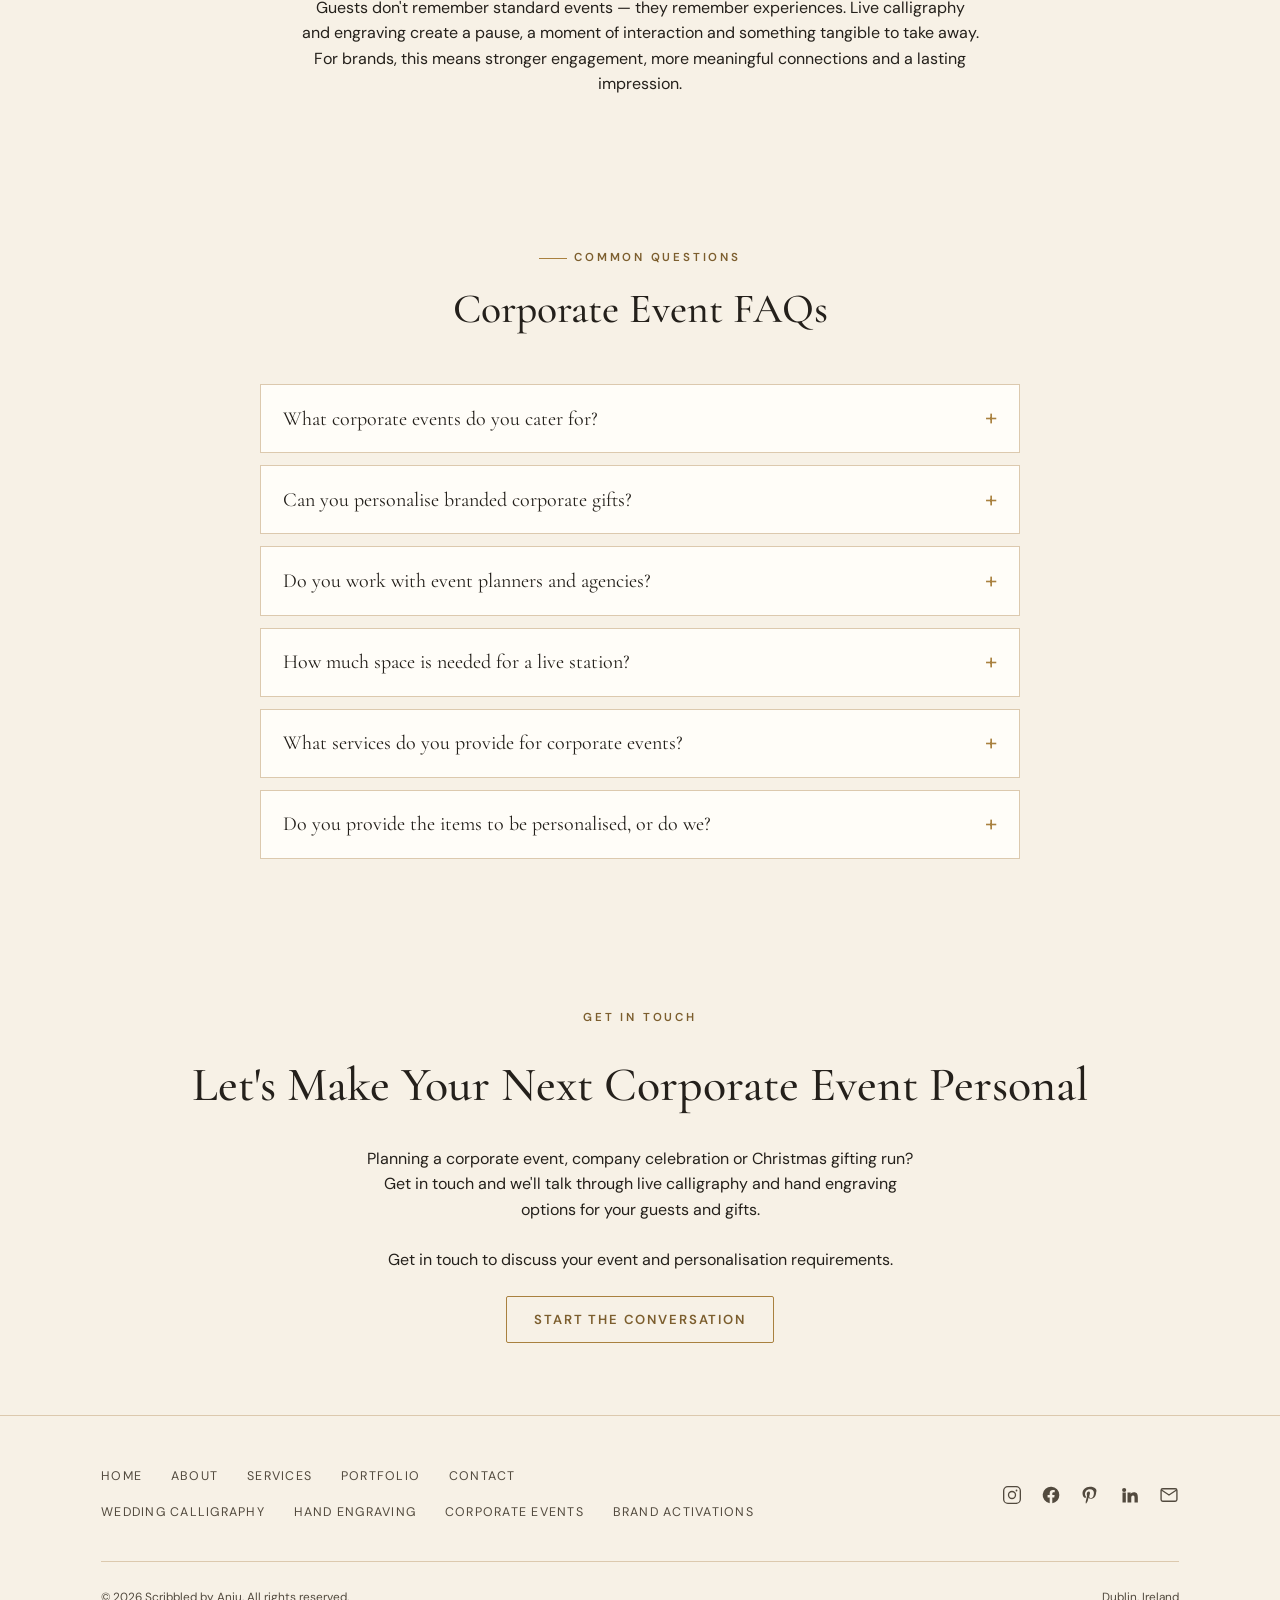
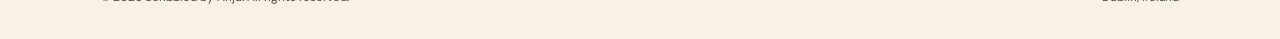
<file: corporate-events.html>
<!doctype html>
<html lang="en">
<head>
<meta charset="UTF-8">
<meta name="viewport" content="width=device-width, initial-scale=1.0">
<!-- Google tag (gtag.js) -->
<script async src="https://www.googletagmanager.com/gtag/js?id=G-6YBCF7463E"></script>
<script>
  window.dataLayer = window.dataLayer || [];
  function gtag(){dataLayer.push(arguments);}
  gtag('js', new Date());
  gtag('config', 'G-6YBCF7463E');
</script>
<title>Corporate Event Calligraphy &amp; Engraving in Dublin | Scribbled by Anju</title>
<meta name="description" content="Live calligraphy and hand engraving for corporate events, Christmas gifting and company celebrations in Dublin and across Ireland. Bespoke event personalisation.">
<link rel="icon" type="image/png" href="assets/img/favicon.png">
<link rel="apple-touch-icon" href="assets/img/apple-touch-icon.png">
<meta property="og:type" content="website">
<meta property="og:site_name" content="Scribbled by Anju">
<meta property="og:title" content="Corporate Event Calligraphy &amp; Engraving in Dublin | Scribbled by Anju">
<meta property="og:description" content="Live calligraphy and hand engraving for corporate events, Christmas gifting and company celebrations in Dublin and across Ireland.">
<meta property="og:image" content="https://www.scribbledbyanju.com/assets/img/downloaded/live-personalising-experience.jpg">
<meta property="og:url" content="https://www.scribbledbyanju.com/corporate-events">
<meta property="og:locale" content="en_IE">
<meta name="twitter:card" content="summary_large_image">
<meta name="twitter:title" content="Corporate Event Calligraphy &amp; Engraving in Dublin | Scribbled by Anju">
<meta name="twitter:image" content="https://www.scribbledbyanju.com/assets/img/downloaded/live-personalising-experience.jpg">
<link rel="canonical" href="https://www.scribbledbyanju.com/corporate-events">
<link rel="stylesheet" href="assets/css/style.css">
<script type="application/ld+json">
{
  "@context": "https://schema.org",
  "@type": "Service",
  "serviceType": "Corporate event calligraphy and hand engraving",
  "name": "Corporate Event Calligraphy & Engraving in Dublin — Scribbled by Anju",
  "url": "https://www.scribbledbyanju.com/corporate-events",
  "description": "Live calligraphy and hand engraving for corporate events, Christmas gifting and company celebrations in Dublin and across Ireland.",
  "areaServed": "IE",
  "provider": {
    "@type": "LocalBusiness",
    "name": "Scribbled by Anju",
    "url": "https://www.scribbledbyanju.com/"
  }
}
</script>
<script type="application/ld+json">
{
  "@context": "https://schema.org",
  "@type": "BreadcrumbList",
  "itemListElement": [
    { "@type": "ListItem", "position": 1, "name": "Home", "item": "https://www.scribbledbyanju.com/" },
    { "@type": "ListItem", "position": 2, "name": "Services", "item": "https://www.scribbledbyanju.com/services" },
    { "@type": "ListItem", "position": 3, "name": "Corporate Events", "item": "https://www.scribbledbyanju.com/corporate-events" }
  ]
}
</script>
<script type="application/ld+json">
{
  "@context": "https://schema.org",
  "@type": "FAQPage",
  "mainEntity": [
    {
      "@type": "Question",
      "name": "What corporate events do you cater for?",
      "acceptedAnswer": { "@type": "Answer", "text": "PR launches, conferences, corporate galas, product unveilings and VIP client gifting evenings across Dublin and Ireland — anywhere a company wants to leave a personal, professional impression." }
    },
    {
      "@type": "Question",
      "name": "Can you personalise branded corporate gifts?",
      "acceptedAnswer": { "@type": "Answer", "text": "Yes. Pens, glassware, notebooks and other branded merchandise can be hand-lettered or engraved on-site or in-studio ahead of your event." }
    },
    {
      "@type": "Question",
      "name": "Do you work with event planners and agencies?",
      "acceptedAnswer": { "@type": "Answer", "text": "Yes, we regularly collaborate with event planners and PR agencies to deliver personalisation as part of a larger event brief." }
    },
    {
      "@type": "Question",
      "name": "How much space is needed for a live station?",
      "acceptedAnswer": { "@type": "Answer", "text": "A small table and chair is usually all that's required, making it easy to fit into most corporate venues without disrupting the layout." }
    },
    {
      "@type": "Question",
      "name": "What services do you provide for corporate events?",
      "acceptedAnswer": { "@type": "Answer", "text": "We offer live hand engraving on branded gifts, live calligraphy for corporate gifting and hot foiling — along with other personalisation services tailored to your company and event." }
    },
    {
      "@type": "Question",
      "name": "Do you provide the items to be personalised, or do we?",
      "acceptedAnswer": { "@type": "Answer", "text": "Either works. We can personalise items you supply (such as branded product or packaging), or advise on suitable blanks to source for the activation." }
    }
  ]
}
</script>
</head>
<body>

<header class="site-header">
  <div class="wrap header-inner">
    <div class="nav-group left">
      <a href="/about">About</a>
      <a href="/services">Services</a>
    </div>
    <a href="/" class="brand-mark">
      <span class="monogram monogram-logo"><img src="assets/img/downloaded/signature.jpg" alt="Scribbled by Anju logo" loading="lazy" width="600" height="300"></span>
      <span class="brand-sub">Purveyor of Fine Penmanship</span>
    </a>
    <div class="nav-group right">
      <a href="/portfolio">Portfolio</a>
      <a href="/contact">Contact</a>
    </div>
    <button class="search-toggle" aria-label="Search"><svg viewBox="0 0 24 24" fill="none" stroke="currentColor" stroke-width="2"><circle cx="11" cy="11" r="7"/><line x1="21" y1="21" x2="16.65" y2="16.65"/></svg></button>
    <button class="nav-toggle" aria-label="Toggle menu"><span></span><span></span><span></span></button>
  </div>
</header>

<div class="search-overlay" aria-hidden="true">
  <div class="search-panel">
    <div class="search-field">
      <svg viewBox="0 0 24 24" fill="none" stroke="currentColor" stroke-width="2"><circle cx="11" cy="11" r="7"/><line x1="21" y1="21" x2="16.65" y2="16.65"/></svg>
      <input type="text" placeholder="Search services, portfolio, pages…" aria-label="Search the site">
      <button class="search-close" aria-label="Close search">&times;</button>
    </div>
    <div class="search-results"></div>
  </div>
</div>


<main>

  <section class="page-hero">
    <div class="wrap">
      <span class="eyebrow" style="justify-content:center;">Corporate Events</span>
      <h1>Live Calligraphy &amp; Hand Engraving for Corporate Events in Dublin</h1>
      <p>Bring a thoughtful, personalised touch to corporate events with live calligraphy and hand engraving by Scribbled by Anju. From company celebrations and conferences to client appreciation events and corporate Christmas gifting, we create bespoke personalisation experiences for businesses across Dublin and Ireland.</p>
    </div>
  </section>

  <section class="reveal">
    <div class="wrap split">
      <div class="media">
        <div class="ph ph-photo"><img src="assets/img/downloaded/anju-corporate-event-pic.jpg" alt="Live calligraphy at a luxury brand activation event in Dublin" loading="lazy" width="1200" height="1600"></div>
      </div>
      <div class="copy">
        <span class="eyebrow">Personalisation</span>
        <h2>A Personal Touch to Make Every Corporate Event Memorable</h2>
        <p>Whether you're hosting a company celebration, welcoming clients, recognising employees or organising a corporate gifting event, live personalisation gives guests something to stop for and take home.</p>
        <p>Guests watch their names, initials or short messages hand-written or engraved on the spot, turning selected gifts into keepsakes they'll actually keep — and a point of conversation on the day.</p>
        <a href="/brand-activations" class="btn btn-gold">See Brand Activations</a>
      </div>
    </div>
  </section>

  <hr class="divider">

  <section class="reveal">
    <div class="wrap">
      <div class="section-head" style="text-align:center;">
        <span class="eyebrow" style="justify-content:center;">Our Services</span>
        <h2>Personalisation Services for Corporate Events</h2>
      </div>
      <div class="services-grid center-last">
        <div class="service-card">
          <h3>Live Calligraphy</h3>
          <p>Beautifully hand-lettered names, initials and messages on place cards, stationery, gift tags and selected products. An elegant addition to corporate celebrations, conferences and client events.</p>
        </div>
        <div class="service-card">
          <h3>Live Hand Engraving</h3>
          <p>On-site hand engraving on glassware, metal, leather and selected products. Each piece is personalised individually, creating a distinctive keepsake for employees, clients and event guests.</p>
        </div>
        <div class="service-card">
          <h3>Corporate Gifting Personalisation</h3>
          <p>Personalised lettering and hand engraving added to corporate gifts, for employee appreciation, client gifting, company milestones and seasonal gifting programmes.</p>
        </div>
        <div class="service-card">
          <h3>Personalised Guest Experiences</h3>
          <p>Give guests the opportunity to enjoy the artistry of live calligraphy and hand engraving during your event. A thoughtful addition that encourages interaction and makes the experience more memorable.</p>
        </div>
      </div>
    </div>
  </section>

  <hr class="divider">

  <section class="reveal">
    <div class="wrap split reverse">
      <div class="media">
        <div class="ph ph-photo ph-contain no-frame"><img src="assets/img/downloaded/live-personalising-experience.jpg" alt="Live personalising experience with hand calligraphy and engraving for employee gifts at a Dublin corporate event" loading="lazy" width="1600" height="1566"></div>
      </div>
      <div class="copy">
        <span class="eyebrow">Seasonal Gifting</span>
        <h2>Personalised Corporate Christmas Gifting</h2>
        <p>Make corporate Christmas gifting more memorable with live calligraphy and hand engraving. From festive company celebrations and Christmas parties to seasonal gifting events and client appreciation, we offer bespoke personalisation that adds a thoughtful finishing touch to corporate gifts.</p>
        <p>Guests can have their names, initials or personal messages added to selected products, creating unique keepsakes to take home. An elegant addition to Christmas events and corporate gifting experiences across Dublin and Ireland.</p>
      </div>
    </div>
  </section>

  <hr class="divider">

  <section class="reveal">
    <div class="wrap">
      <div class="section-head" style="text-align:center;">
        <span class="eyebrow" style="justify-content:center;">Who It's For</span>
        <h2>Tailored For</h2>
      </div>
      <div class="services-grid compact centered">
        <div class="service-card"><h3>Corporate Event Planners</h3></div>
        <div class="service-card"><h3>HR &amp; Employee Engagement Teams</h3></div>
        <div class="service-card"><h3>Corporate Gifting &amp; Procurement</h3></div>
        <div class="service-card"><h3>PR &amp; Marketing Agencies</h3></div>
        <div class="service-card"><h3>Luxury Hotels &amp; Guest Experience Teams</h3></div>
      </div>
      <p style="text-align:center; max-width:640px; margin:24px auto 0;">If you're planning a corporate event or gifting programme in Dublin and want something more engaging than standard branded merchandise, this is designed to fit into your event with minimal setup.</p>
    </div>
  </section>

  <hr class="divider">

  <section class="reveal">
    <div class="wrap">
      <div class="section-head" style="text-align:center;">
        <span class="eyebrow" style="justify-content:center;">In Action</span>
        <h2>Corporate Gifting &amp; Events in Dublin</h2>
      </div>
      <div class="works-grid" style="max-width:900px; margin:0 auto;">
        <figure class="work-card" style="--tilt:-1deg;"><div class="ph ph-photo"><img src="assets/img/downloaded/corporate-gifting-dublin.jpg" alt="Personalised corporate gifts for employees at a Dublin company event" loading="lazy" width="1200" height="1600"></div><figcaption>Personalised Corporate Gifting for Employees</figcaption></figure>
        <figure class="work-card" style="--tilt:1deg;"><div class="ph ph-photo"><img src="assets/img/downloaded/corporate-event-dublin.jpg" alt="Employees receiving personalised corporate gifts at a Dublin corporate event" loading="lazy" width="1200" height="1600"></div><figcaption>Corporate Gifting at a Company Event</figcaption></figure>
        <figure class="work-card" style="--tilt:-1deg;"><div class="ph ph-photo no-frame"><img src="assets/img/downloaded/live-calligraphy-corporate-event-ogham-script.jpg" alt="Live calligraphy for corporate event" loading="lazy" width="1200" height="1600"></div><figcaption>Live Calligraphy for Corporate Event</figcaption></figure>
      </div>
    </div>
  </section>

  <hr class="divider">

  <section class="reveal">
    <div class="wrap">
      <div class="section-head" style="text-align:center;">
        <span class="eyebrow" style="justify-content:center;">The Process</span>
        <h2>How It Works</h2>
      </div>
      <ol class="steps-timeline">
        <li class="step">
          <span class="step-num">1</span>
          <h3>Share the Brief</h3>
          <p>Tell us your event details and what you'd like personalised.</p>
        </li>
        <li class="step">
          <span class="step-num">2</span>
          <h3>We Plan</h3>
          <p>We confirm the personalisation style, materials and timing.</p>
        </li>
        <li class="step">
          <span class="step-num">3</span>
          <h3>Live On The Day</h3>
          <p>We arrive and personalise pieces live at your venue.</p>
        </li>
        <li class="step">
          <span class="step-num">4</span>
          <h3>Guests Delight</h3>
          <p>Guests take home a keepsake made just for them.</p>
        </li>
      </ol>
    </div>
  </section>

  <hr class="divider">

  <section class="reveal">
    <div class="wrap">
      <div class="section-head" style="text-align:center;">
        <span class="eyebrow" style="justify-content:center;">Why It Works</span>
        <h2>Why Personalisation Works for Corporate Events</h2>
      </div>
      <p style="text-align:center; max-width:680px; margin:0 auto;">Guests don't remember standard events — they remember experiences. Live calligraphy and engraving create a pause, a moment of interaction and something tangible to take away. For brands, this means stronger engagement, more meaningful connections and a lasting impression.</p>
    </div>
  </section>

  <section class="reveal">
    <div class="wrap">
      <div class="section-head" style="text-align:center;">
        <span class="eyebrow" style="justify-content:center;">Common Questions</span>
        <h2>Corporate Event FAQs</h2>
      </div>
      <div class="faq-list">
        <details class="faq-item">
          <summary>What corporate events do you cater for?</summary>
          <p>PR launches, conferences, corporate galas, product unveilings and VIP client gifting evenings across Dublin and Ireland — anywhere a company wants to leave a personal, professional impression.</p>
        </details>
        <details class="faq-item">
          <summary>Can you personalise branded corporate gifts?</summary>
          <p>Yes. Pens, glassware, notebooks and other branded merchandise can be hand-lettered or engraved on-site or in-studio ahead of your event.</p>
        </details>
        <details class="faq-item">
          <summary>Do you work with event planners and agencies?</summary>
          <p>Yes, we regularly collaborate with event planners and PR agencies to deliver personalisation as part of a larger event brief.</p>
        </details>
        <details class="faq-item">
          <summary>How much space is needed for a live station?</summary>
          <p>A small table and chair is usually all that's required, making it easy to fit into most corporate venues without disrupting the layout.</p>
        </details>
        <details class="faq-item">
          <summary>What services do you provide for corporate events?</summary>
          <p>We offer live hand engraving on branded gifts, live calligraphy for corporate gifting and hot foiling — along with other bespoke personalisation services tailored to your company and event.</p>
        </details>
        <details class="faq-item">
          <summary>Do you provide the items to be personalised, or do we?</summary>
          <p>Either works. We can personalise items you supply (such as branded product or packaging), or advise on suitable blanks to source for the activation.</p>
        </details>
      </div>
    </div>
  </section>

  <section class="cta-band reveal">
    <div class="wrap">
      <span class="eyebrow">Get in Touch</span>
      <h2>Let's Make Your Next Corporate Event Personal</h2>
      <p style="max-width:560px; margin:0 auto 1.5rem;">Planning a corporate event, company celebration or Christmas gifting run? Get in touch and we'll talk through live calligraphy and hand engraving options for your guests and gifts.</p>
      <p style="max-width:560px; margin:0 auto 1.5rem;">Get in touch to discuss your event and personalisation requirements.</p>
      <a href="/contact" class="btn btn-gold">Start the Conversation</a>
    </div>
  </section>

</main>

<footer class="site-footer">
  <div class="wrap">
    <div class="footer-grid">
      <div class="footer-nav-col">
        <nav class="footer-nav" aria-label="Footer">
          <a href="/">Home</a>
          <a href="/about">About</a>
          <a href="/services">Services</a>
          <a href="/portfolio">Portfolio</a>
          <a href="/contact">Contact</a>
        </nav>
        <nav class="footer-services" aria-label="Our Services">
          <a href="/wedding-calligraphy">Wedding Calligraphy</a>
          <a href="/hand-engraving">Hand Engraving</a>
          <a href="/corporate-events">Corporate Events</a>
          <a href="/brand-activations">Brand Activations</a>
        </nav>
      </div>
      <div class="footer-social">
        <a href="https://www.instagram.com/scribbledbyanju" target="_blank" rel="noopener" aria-label="Instagram">
          <svg viewBox="0 0 24 24" width="20" height="20" fill="none" stroke="currentColor" stroke-width="1.6" stroke-linecap="round" stroke-linejoin="round"><rect x="2" y="2" width="20" height="20" rx="5"/><circle cx="12" cy="12" r="4.2"/><circle cx="17.4" cy="6.6" r="1.1" fill="currentColor" stroke="none"/></svg>
        </a>
        <a href="https://www.facebook.com/share/1Ez8Nd4Cek/" target="_blank" rel="noopener" aria-label="Facebook">
          <svg viewBox="0 0 24 24" width="20" height="20" fill="currentColor"><path d="M22 12a10 10 0 1 0-11.56 9.88v-6.99H7.9V12h2.54V9.8c0-2.5 1.49-3.89 3.77-3.89 1.09 0 2.24.2 2.24.2v2.46h-1.26c-1.24 0-1.63.77-1.63 1.56V12h2.78l-.44 2.89h-2.34v6.99A10 10 0 0 0 22 12z"/></svg>
        </a>
        <a href="https://in.pinterest.com/scribbledbyanju" target="_blank" rel="noopener" aria-label="Pinterest">
          <svg viewBox="0 0 24 24" width="20" height="20" fill="currentColor"><path d="M12 2C6.5 2 3 5.6 3 9.9c0 2.6 1 4.9 3.1 5.8.3.1.6 0 .7-.4l.3-1.1c.1-.3 0-.5-.2-.7-.6-.7-.9-1.5-.9-2.7 0-2.9 2.2-5.6 5.8-5.6 3.2 0 4.9 1.9 4.9 4.5 0 3.4-1.5 6.2-3.7 6.2-1.2 0-2.2-1-1.9-2.3.3-1.5.9-3 .9-4.1 0-.9-.5-1.7-1.6-1.7-1.3 0-2.3 1.3-2.3 3.1 0 1.1.4 1.9.4 1.9l-1.5 6.3c-.3 1.3-.1 2.9 0 3.1 0 .1.2.1.3 0 .1-.2 1.7-2.1 2.2-4l.8-3.1c.4.8 1.6 1.5 2.8 1.5 3.7 0 6.3-3.4 6.3-7.9C21 5.1 17.8 2 12 2z"/></svg>
        </a>
        <a href="https://ie.linkedin.com/in/anju-aakash-aba3a1284" target="_blank" rel="noopener" aria-label="LinkedIn">
          <svg viewBox="0 0 24 24" width="20" height="20" fill="currentColor"><path d="M4.98 3.5a2.5 2.5 0 1 1 0 5 2.5 2.5 0 0 1 0-5zM3 9h4v12H3zM9 9h3.8v1.7h.05c.53-1 1.83-2.05 3.77-2.05 4.03 0 4.78 2.65 4.78 6.1V21h-4v-5.4c0-1.29-.02-2.95-1.8-2.95-1.8 0-2.07 1.4-2.07 2.85V21H9z"/></svg>
        </a>
        <a href="mailto:hello@scribbledbyanju.com" aria-label="Email">
          <svg viewBox="0 0 24 24" width="20" height="20" fill="none" stroke="currentColor" stroke-width="1.6" stroke-linecap="round" stroke-linejoin="round"><rect x="2.5" y="4.5" width="19" height="15" rx="2"/><path d="m3 6 9 6 9-6"/></svg>
        </a>
      </div>
    </div>
    <div class="footer-bottom">
      <span>© 2026 Scribbled by Anju. All rights reserved.</span>
      <span>Dublin, Ireland</span>
    </div>
  </div>
</footer>

<script src="assets/js/search-index.js"></script>
<script src="assets/js/main.js"></script>
</body>
</html>
</file>
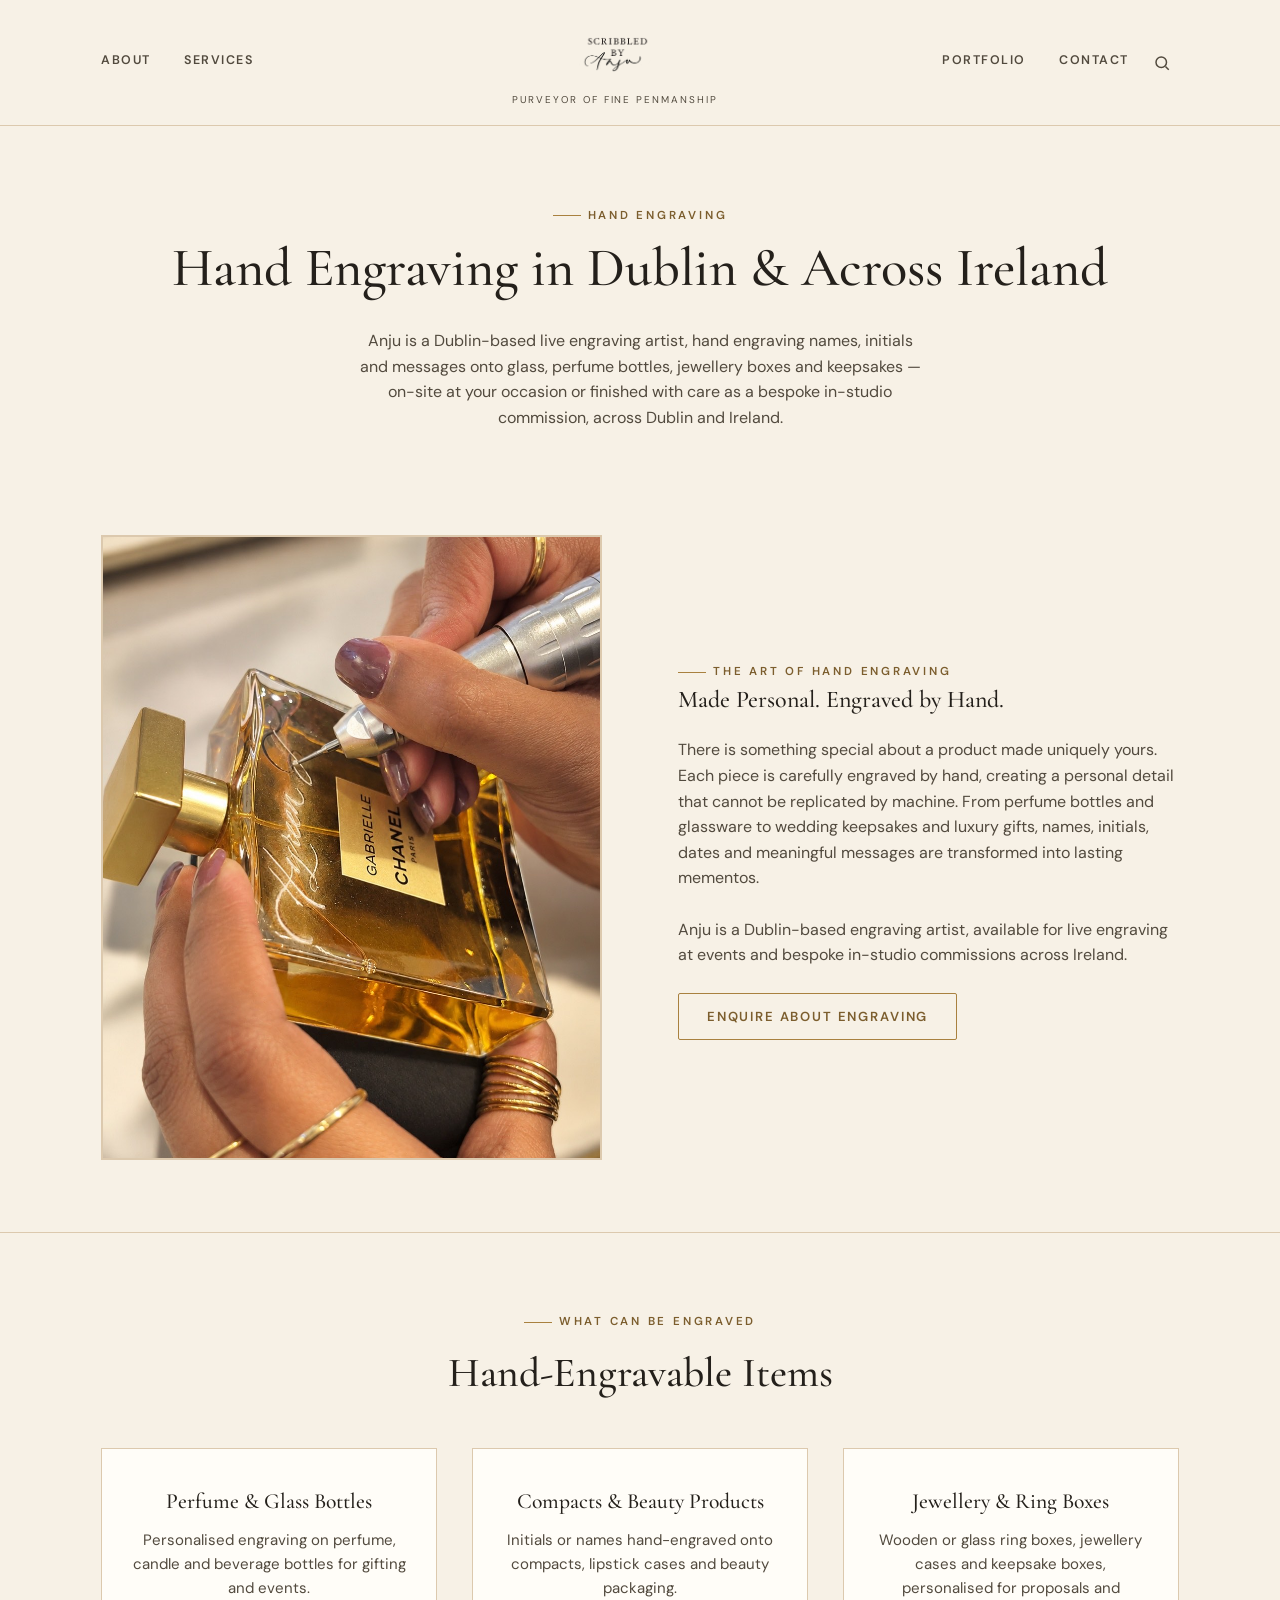
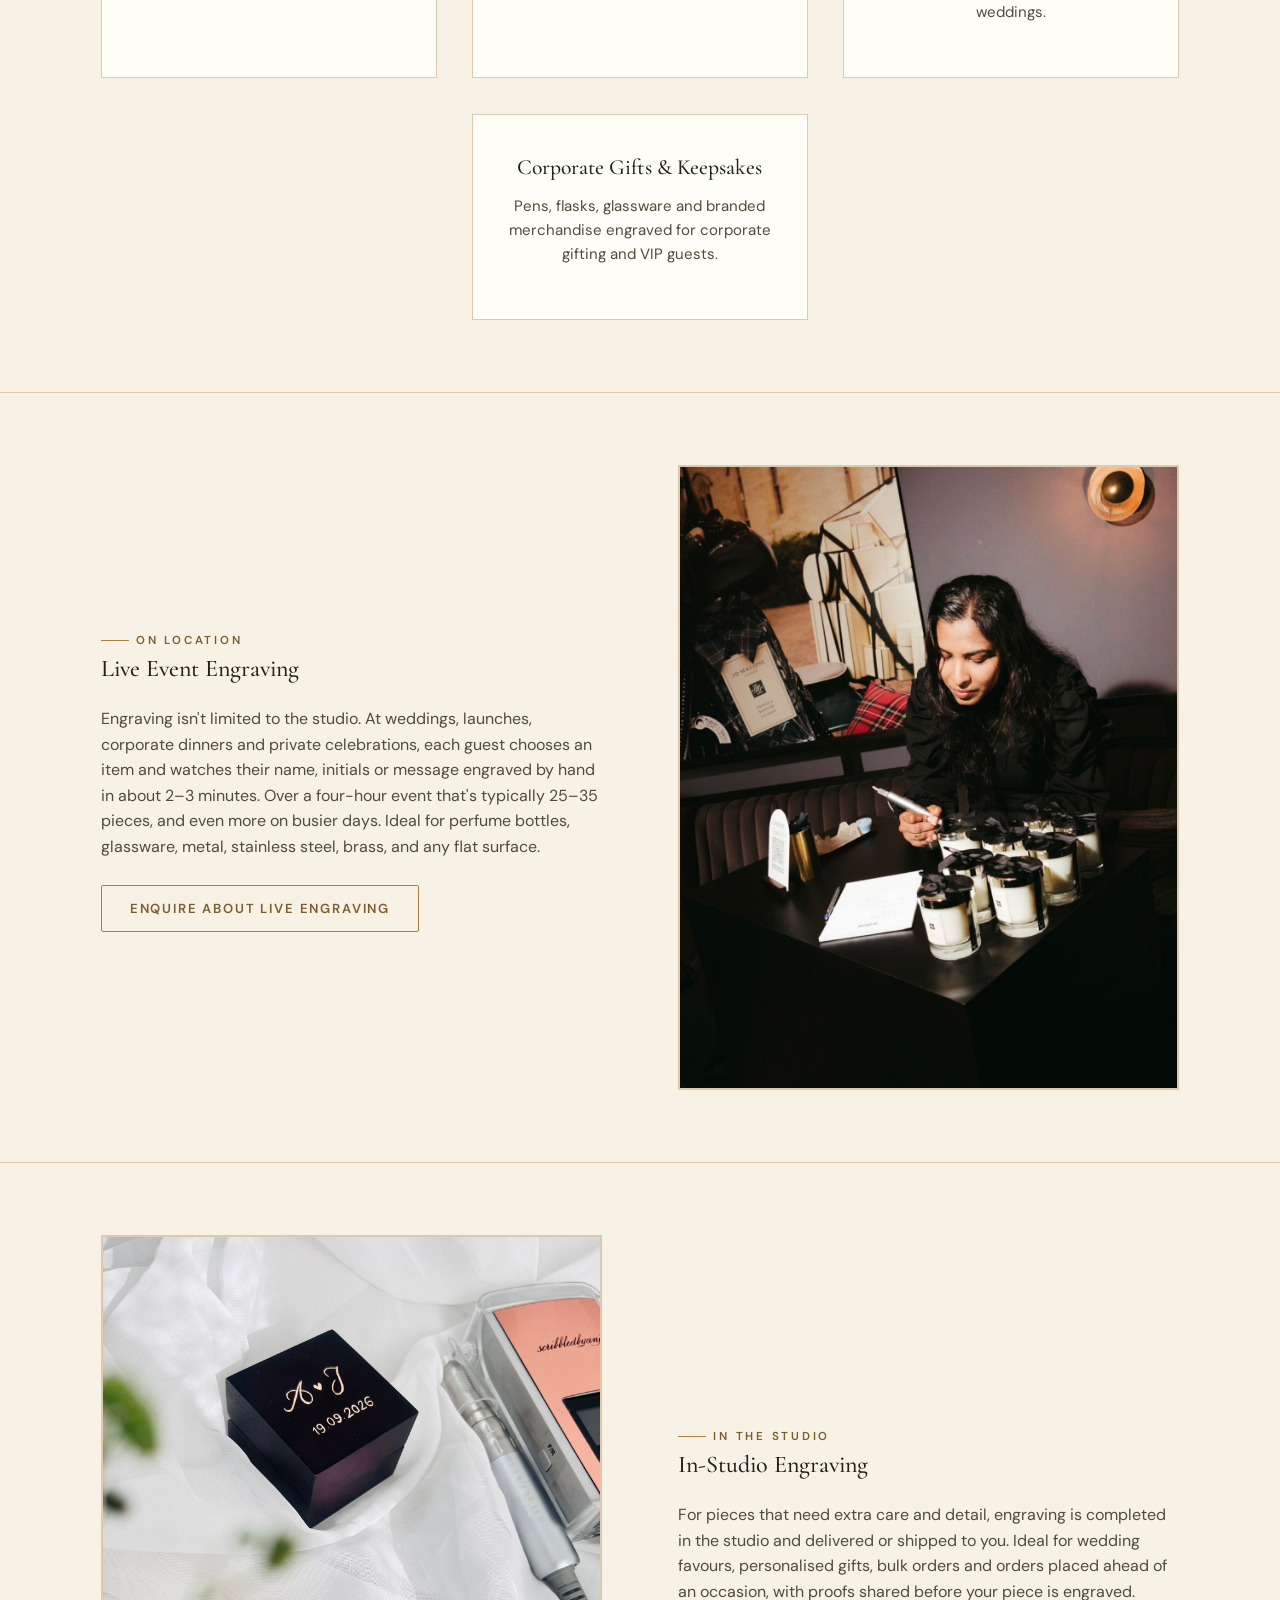
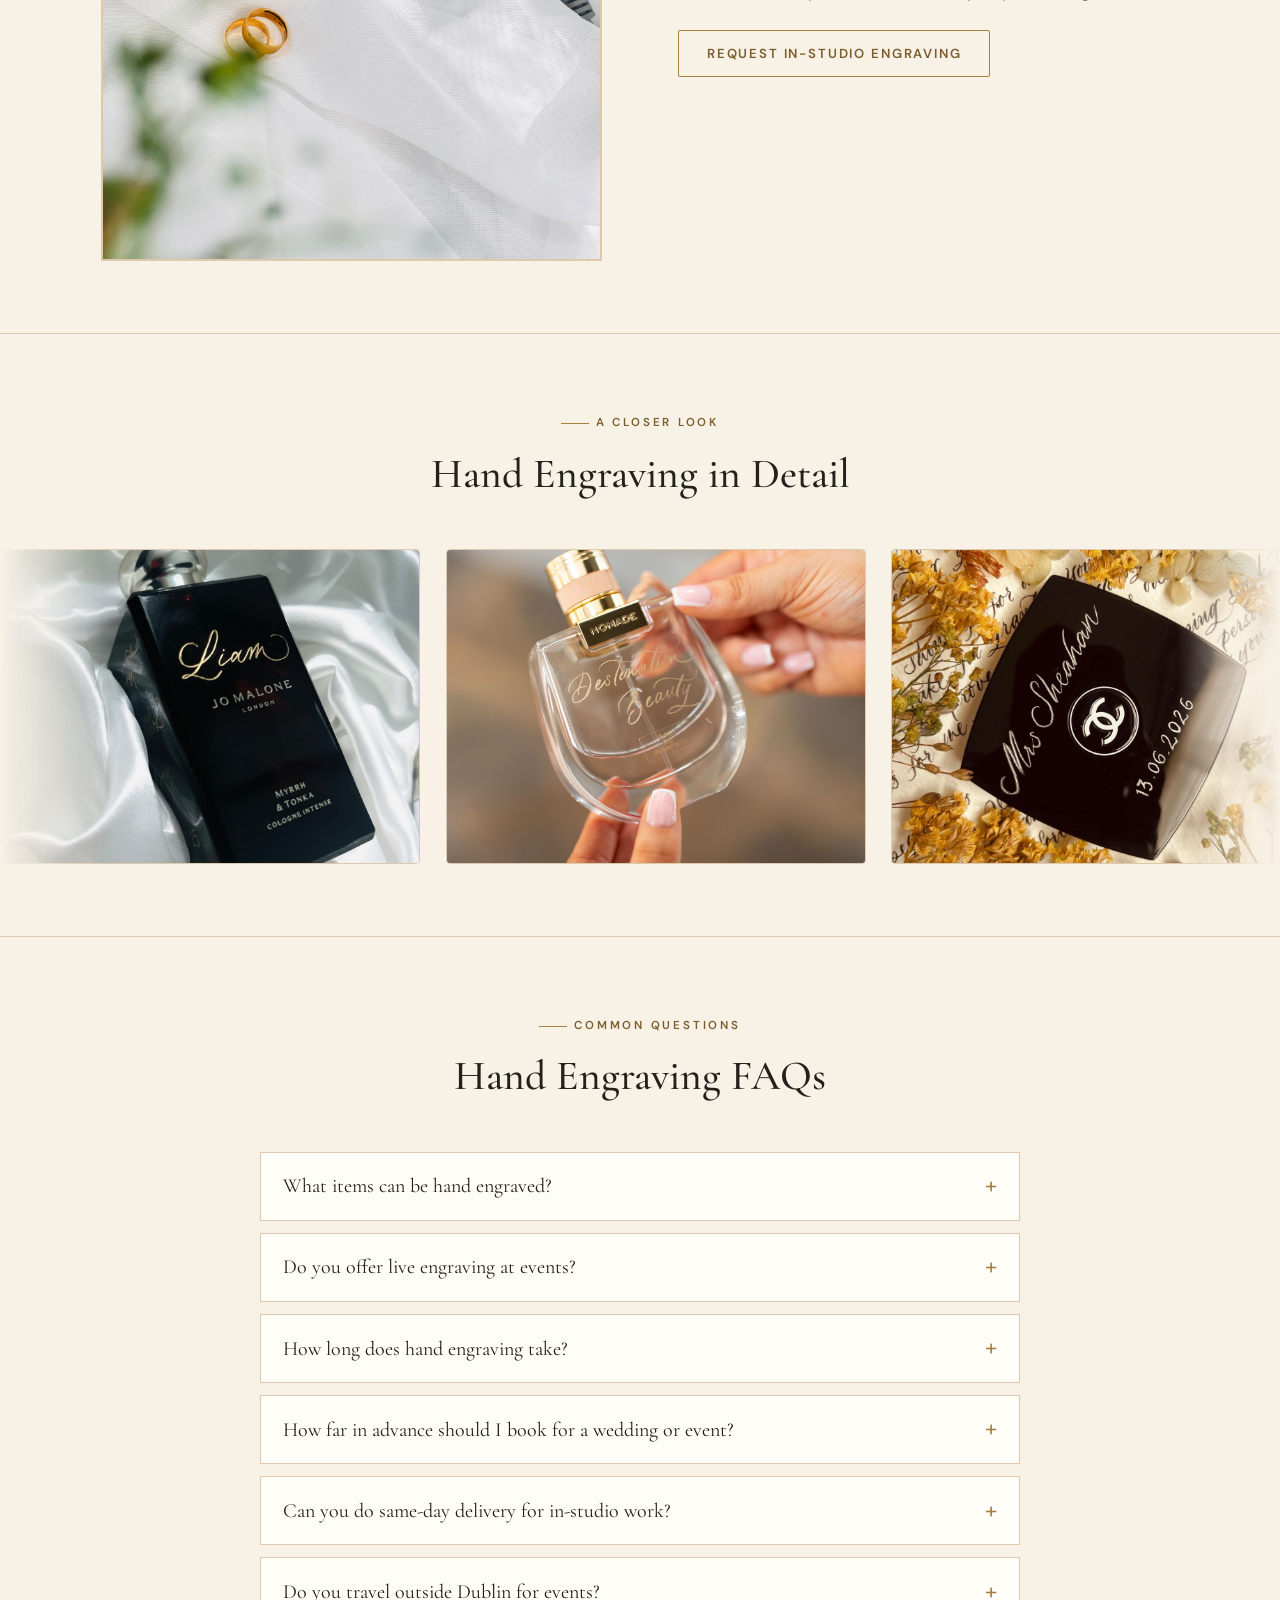
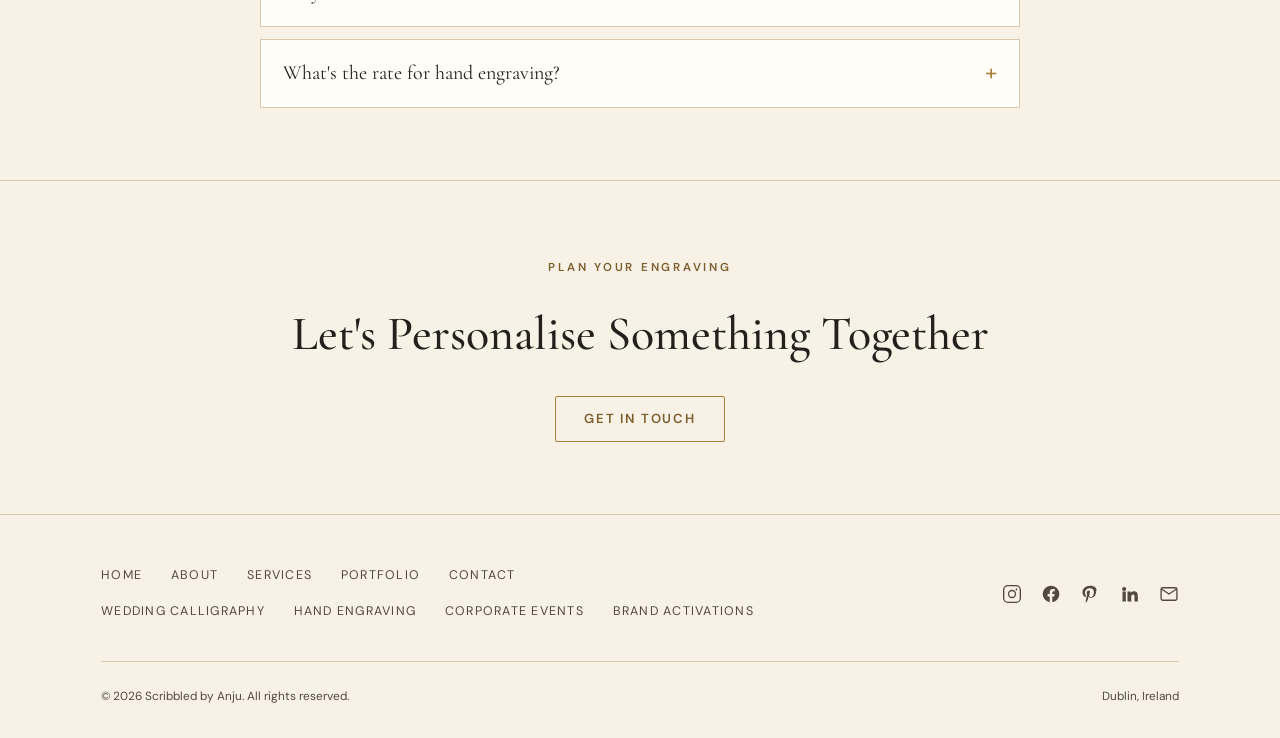
<file: hand-engraving.html>
<!doctype html>
<html lang="en">
<head>
<meta charset="UTF-8">
<meta name="viewport" content="width=device-width, initial-scale=1.0">
<!-- Google tag (gtag.js) -->
<script async src="https://www.googletagmanager.com/gtag/js?id=G-6YBCF7463E"></script>
<script>
  window.dataLayer = window.dataLayer || [];
  function gtag(){dataLayer.push(arguments);}
  gtag('js', new Date());
  gtag('config', 'G-6YBCF7463E');
</script>
<title>Live &amp; Hand Engraving in Dublin — Scribbled by Anju</title>
<meta name="description" content="Dublin engraving artist for live engraving at events, brand activations and weddings, plus in-studio engraving on glassware, jewellery and keepsakes.">
<link rel="icon" type="image/png" href="assets/img/favicon.png">
<link rel="apple-touch-icon" href="assets/img/apple-touch-icon.png">
<meta property="og:type" content="website">
<meta property="og:site_name" content="Scribbled by Anju">
<meta property="og:title" content="Live &amp; Hand Engraving in Dublin — Scribbled by Anju">
<meta property="og:description" content="Dublin engraving artist for live engraving at events, brand activations and weddings, plus in-studio engraving on glassware, jewellery and keepsakes.">
<meta property="og:image" content="https://www.scribbledbyanju.com/assets/img/downloaded/dublin-pr-event.jpg">
<meta property="og:url" content="https://www.scribbledbyanju.com/hand-engraving">
<meta property="og:locale" content="en_IE">
<meta name="twitter:card" content="summary_large_image">
<meta name="twitter:title" content="Live &amp; Hand Engraving in Dublin — Scribbled by Anju">
<meta name="twitter:image" content="https://www.scribbledbyanju.com/assets/img/downloaded/dublin-pr-event.jpg">
<link rel="canonical" href="https://www.scribbledbyanju.com/hand-engraving">
<link rel="stylesheet" href="assets/css/style.css">
<script type="application/ld+json">
{
  "@context": "https://schema.org",
  "@type": "Service",
  "serviceType": "Live and hand engraving",
  "name": "Live &amp; Hand Engraving in Dublin — Scribbled by Anju",
  "url": "https://www.scribbledbyanju.com/hand-engraving",
  "description": "Dublin-based engraving artist offering live engraving at weddings, brand activations and corporate events, plus in-studio engraving on perfume bottles, glassware, jewellery and keepsakes across Ireland.",
  "image": "https://www.scribbledbyanju.com/assets/img/downloaded/dublin-pr-event.jpg",
  "areaServed": "IE",
  "provider": {
    "@type": "LocalBusiness",
    "name": "Scribbled by Anju",
    "url": "https://www.scribbledbyanju.com/"
  }
}
</script>
<script type="application/ld+json">
{
  "@context": "https://schema.org",
  "@type": "FAQPage",
  "mainEntity": [
    {
      "@type": "Question",
      "name": "What items can be hand engraved?",
      "acceptedAnswer": {
        "@type": "Answer",
        "text": "Perfume and beverage bottles, glassware, compacts, jewellery and ring boxes, pens, flasks and most corporate gifting items. If you have something specific in mind, get in touch and we'll let you know if it's a good fit."
      }
    },
    {
      "@type": "Question",
      "name": "Do you offer live engraving at events?",
      "acceptedAnswer": {
        "@type": "Answer",
        "text": "Yes. As a live engraving artist, we bring on-site hand engraving to weddings, corporate dinners, brand activations and private celebrations, personalising each guest's item in real time. For retail launches and pop-ups, see Brand Activations. For staff and client events, see Corporate Events."
      }
    },
    {
      "@type": "Question",
      "name": "How long does hand engraving take?",
      "acceptedAnswer": {
        "@type": "Answer",
        "text": "Live event engraving is completed in just a few minutes per piece so guests can enjoy it on the spot. In-studio orders are typically turned around within a few days depending on quantity — just ask for a timeline when you enquire."
      }
    },
    {
      "@type": "Question",
      "name": "How far in advance should I book for a wedding or event?",
      "acceptedAnswer": {
        "@type": "Answer",
        "text": "For weddings and brand activations, we recommend booking 4-6 weeks ahead to secure your date, though we're happy to accommodate shorter notice where possible."
      }
    },
    {
      "@type": "Question",
      "name": "Can you do same-day delivery for in-studio work?",
      "acceptedAnswer": {
        "@type": "Answer",
        "text": "Yes, same-day delivery can be arranged depending on the quantity and details to be engraved, with an additional rate applied for the quick turnaround. Get in touch with your requirements and we'll confirm availability."
      }
    },
    {
      "@type": "Question",
      "name": "Do you travel outside Dublin for events?",
      "acceptedAnswer": {
        "@type": "Answer",
        "text": "Yes, we provide live hand engraving for brand activations and events across Ireland, not just Dublin. Get in touch with your event location and date and we'll confirm availability."
      }
    },
    {
      "@type": "Question",
      "name": "What's the rate for hand engraving?",
      "acceptedAnswer": {
        "@type": "Answer",
        "text": "Rates vary depending on the item, quantity and whether it's a live event or in-studio order, so pricing is tailored to each enquiry. Get in touch with your details and we'll send over a quote."
      }
    }
  ]
}
</script>
<script type="application/ld+json">
{
  "@context": "https://schema.org",
  "@type": "BreadcrumbList",
  "itemListElement": [
    { "@type": "ListItem", "position": 1, "name": "Home", "item": "https://www.scribbledbyanju.com/" },
    { "@type": "ListItem", "position": 2, "name": "Services", "item": "https://www.scribbledbyanju.com/services" },
    { "@type": "ListItem", "position": 3, "name": "Hand Engraving", "item": "https://www.scribbledbyanju.com/hand-engraving" }
  ]
}
</script>
</head>
<body>

<header class="site-header">
  <div class="wrap header-inner">
    <div class="nav-group left">
      <a href="/about">About</a>
      <a href="/services">Services</a>
    </div>
    <a href="/" class="brand-mark">
      <span class="monogram monogram-logo"><img src="assets/img/downloaded/signature.jpg" alt="Scribbled by Anju logo" loading="lazy" width="600" height="300"></span>
      <span class="brand-sub">Purveyor of Fine Penmanship</span>
    </a>
    <div class="nav-group right">
      <a href="/portfolio">Portfolio</a>
      <a href="/contact">Contact</a>
    </div>
    <button class="search-toggle" aria-label="Search"><svg viewBox="0 0 24 24" fill="none" stroke="currentColor" stroke-width="2"><circle cx="11" cy="11" r="7"/><line x1="21" y1="21" x2="16.65" y2="16.65"/></svg></button>
    <button class="nav-toggle" aria-label="Toggle menu"><span></span><span></span><span></span></button>
  </div>
</header>

<div class="search-overlay" aria-hidden="true">
  <div class="search-panel">
    <div class="search-field">
      <svg viewBox="0 0 24 24" fill="none" stroke="currentColor" stroke-width="2"><circle cx="11" cy="11" r="7"/><line x1="21" y1="21" x2="16.65" y2="16.65"/></svg>
      <input type="text" placeholder="Search services, portfolio, pages…" aria-label="Search the site">
      <button class="search-close" aria-label="Close search">&times;</button>
    </div>
    <div class="search-results"></div>
  </div>
</div>


<main>

  <section class="page-hero">
    <div class="wrap">
      <span class="eyebrow" style="justify-content:center;">Hand Engraving</span>
      <h1>Hand Engraving in Dublin &amp; Across Ireland</h1>
      <p>Anju is a Dublin-based live engraving artist, hand engraving names, initials and messages onto glass, perfume bottles, jewellery boxes and keepsakes — on-site at your occasion or finished with care as a bespoke in-studio commission, across Dublin and Ireland.</p>
    </div>
  </section>

  <section class="reveal">
    <div class="wrap split">
      <div class="media">
        <div class="ph ph-photo"><img src="assets/img/brand-activation-chanel-perfume-bottle-engraving.jpg" alt="Live hand-engraving of a Chanel perfume bottle at a Dublin brand activation event" loading="lazy" width="990" height="1589"></div>
      </div>
      <div class="copy">
        <span class="eyebrow">The Art of Hand Engraving</span>
        <h2>Made Personal. Engraved by Hand.</h2>
        <p style="margin-bottom:0;">There is something special about a product made uniquely yours.</p>
        <p style="margin-top:0;">Each piece is carefully engraved by hand, creating a personal detail that cannot be replicated by machine. From perfume bottles and glassware to wedding keepsakes and luxury gifts, names, initials, dates and meaningful messages are transformed into lasting mementos.</p>
        <p>Anju is a Dublin-based engraving artist, available for live engraving at events and bespoke in-studio commissions across Ireland.</p>
        <a href="/contact" class="btn btn-gold">Enquire About Engraving</a>
      </div>
    </div>
  </section>

  <hr class="divider">

  <section class="reveal">
    <div class="wrap">
      <div class="section-head" style="text-align:center;">
        <span class="eyebrow" style="justify-content:center;">What Can Be Engraved</span>
        <h2>Hand-Engravable Items</h2>
      </div>
      <div class="services-grid center-last">
        <div class="service-card">
          <h3>Perfume &amp; Glass Bottles</h3>
          <p>Personalised engraving on perfume, candle and beverage bottles for gifting and events.</p>
        </div>
        <div class="service-card">
          <h3>Compacts &amp; Beauty Products</h3>
          <p>Initials or names hand-engraved onto compacts, lipstick cases and beauty packaging.</p>
        </div>
        <div class="service-card">
          <h3>Jewellery &amp; Ring Boxes</h3>
          <p>Wooden or glass ring boxes, jewellery cases and keepsake boxes, personalised for proposals and weddings.</p>
        </div>
        <div class="service-card">
          <h3>Corporate Gifts &amp; Keepsakes</h3>
          <p>Pens, flasks, glassware and branded merchandise engraved for corporate gifting and VIP guests.</p>
        </div>
      </div>
    </div>
  </section>

  <hr class="divider">

  <section class="reveal">
    <div class="wrap split reverse">
      <div class="media">
        <div class="ph ph-photo"><img src="assets/img/downloaded/dublin-pr-event.jpg" alt="Hand engraver personalising a guest's compact mirror live at a Dublin corporate PR event" loading="lazy" width="1066" height="1600"></div>
      </div>
      <div class="copy">
        <span class="eyebrow">On Location</span>
        <h2>Live Event Engraving</h2>
        <p>Engraving isn't limited to the studio. At weddings, launches, corporate dinners and private celebrations, each guest chooses an item and watches their name, initials or message engraved by hand in about 2–3 minutes. Over a four-hour event that's typically 25–35 pieces, and even more on busier days. Ideal for perfume bottles, glassware, metal, stainless steel, brass, and any flat surface.</p>
        <a href="/contact" class="btn btn-gold">Enquire About Live Engraving</a>
      </div>
    </div>
  </section>

  <hr class="divider">

  <section class="reveal">
    <div class="wrap split">
      <div class="media">
        <div class="ph ph-photo"><img class="crop-ring-box" src="assets/img/downloaded/wooden-ring-box-hand-engraved.jpg" alt="Hand-engraved wooden ring box finished in studio" loading="lazy" width="1600" height="2133"></div>
      </div>
      <div class="copy">
        <span class="eyebrow">In the Studio</span>
        <h2>In-Studio Engraving</h2>
        <p>For pieces that need extra care and detail, engraving is completed in the studio and delivered or shipped to you. Ideal for wedding favours, personalised gifts, bulk orders and orders placed ahead of an occasion, with proofs shared before your piece is engraved.</p>
        <a href="/contact" class="btn btn-gold">Request In-Studio Engraving</a>
      </div>
    </div>
  </section>

  <hr class="divider">

  <section class="reveal">
    <div class="wrap">
      <div class="section-head" style="text-align:center;">
        <span class="eyebrow" style="justify-content:center;">A Closer Look</span>
        <h2>Hand Engraving in Detail</h2>
      </div>
    </div>
    <div class="auto-carousel" aria-label="Hand engraving gallery">
      <div class="auto-carousel-track">
        <div class="auto-slide"><img src="assets/img/downloaded/hand-engraved-perfume-bottle.jpg" alt="Hand-engraved perfume bottle" loading="lazy" width="1200" height="1600"></div>
        <div class="auto-slide"><img src="assets/img/downloaded/brand-activation-dublin.jpg" alt="Live hand engraving at a brand activation event in Dublin" loading="lazy" width="1600" height="2400"></div>
        <div class="auto-slide"><img src="assets/img/downloaded/engraved-chanel-compact.jpg" alt="Personalised hand-engraved Chanel compact" loading="lazy" width="1200" height="1600"></div>
        <div class="auto-slide"><img class="crop-ring-box" src="assets/img/downloaded/wooden-ring-box-hand-engraved.jpg" alt="Hand-engraved wooden wedding ring box" loading="lazy" width="1600" height="2133"></div>
        <div class="auto-slide"><img src="assets/img/downloaded/live-engraving-dublin.jpg" alt="Live event engraving setup in Dublin" loading="lazy" width="1600" height="1091"></div>
        <div class="auto-slide"><img src="assets/img/downloaded/chanel-perfume-bottle-hand-engraved.jpg" alt="Hand-engraved Chanel perfume bottle with personalised name" loading="lazy" width="963" height="992"></div>
        <div class="auto-slide"><img src="assets/img/downloaded/live-perfume-bottle-engraving.jpg" alt="Live hand engraving in progress on a perfume bottle at a Dublin event" loading="lazy" width="855" height="1400"></div>
        <!-- duplicate set for seamless loop -->
        <div class="auto-slide" aria-hidden="true"><img src="assets/img/downloaded/hand-engraved-perfume-bottle.jpg" alt="" loading="lazy" width="1200" height="1600"></div>
        <div class="auto-slide" aria-hidden="true"><img src="assets/img/downloaded/brand-activation-dublin.jpg" alt="" loading="lazy" width="1600" height="2400"></div>
        <div class="auto-slide" aria-hidden="true"><img src="assets/img/downloaded/engraved-chanel-compact.jpg" alt="" loading="lazy" width="1200" height="1600"></div>
        <div class="auto-slide" aria-hidden="true"><img class="crop-ring-box" src="assets/img/downloaded/wooden-ring-box-hand-engraved.jpg" alt="" loading="lazy" width="1600" height="2133"></div>
        <div class="auto-slide" aria-hidden="true"><img src="assets/img/downloaded/live-engraving-dublin.jpg" alt="" loading="lazy" width="1600" height="1091"></div>
        <div class="auto-slide" aria-hidden="true"><img src="assets/img/downloaded/chanel-perfume-bottle-hand-engraved.jpg" alt="" loading="lazy" width="963" height="992"></div>
        <div class="auto-slide" aria-hidden="true"><img src="assets/img/downloaded/live-perfume-bottle-engraving.jpg" alt="" loading="lazy" width="855" height="1400"></div>
      </div>
    </div>
  </section>

  <hr class="divider">

  <section class="reveal">
    <div class="wrap">
      <div class="section-head" style="text-align:center;">
        <span class="eyebrow" style="justify-content:center;">Common Questions</span>
        <h2>Hand Engraving FAQs</h2>
      </div>
      <div class="faq-list">
        <details class="faq-item">
          <summary>What items can be hand engraved?</summary>
          <p>Perfume and beverage bottles, glassware, compacts, jewellery and ring boxes, pens, flasks and most corporate gifting items. If you have something specific in mind, get in touch and we'll let you know if it's a good fit.</p>
        </details>
        <details class="faq-item">
          <summary>Do you offer live engraving at events?</summary>
          <p>Yes. As a live engraving artist, we bring on-site hand engraving to weddings, corporate dinners, brand activations and private celebrations, personalising each guest's item in real time. For retail launches and pop-ups, see <a href="/brand-activations">Brand Activations</a>. For staff and client events, see <a href="/corporate-events">Corporate Events</a>.</p>
        </details>
        <details class="faq-item">
          <summary>How long does hand engraving take?</summary>
          <p>Live event engraving is completed in just a few minutes per piece so guests can enjoy it on the spot. In-studio orders are typically turned around within a few days depending on quantity — just ask for a timeline when you enquire.</p>
        </details>
        <details class="faq-item">
          <summary>How far in advance should I book for a wedding or event?</summary>
          <p>For weddings and brand activations, we recommend booking 4–6 weeks ahead to secure your date, though we're happy to accommodate shorter notice where possible — just reach out and we'll do our best.</p>
        </details>
        <details class="faq-item">
          <summary>Can you do same-day delivery for in-studio work?</summary>
          <p>Yes, same-day delivery can be arranged depending on the quantity and details to be engraved, with an additional rate applied for the quick turnaround. Get in touch with your requirements and we'll confirm availability.</p>
        </details>
        <details class="faq-item">
          <summary>Do you travel outside Dublin for events?</summary>
          <p>Yes, we provide live hand engraving for brand activations and events across Ireland, not just Dublin. Get in touch with your event location and date and we'll confirm availability.</p>
        </details>
        <details class="faq-item">
          <summary>What's the rate for hand engraving?</summary>
          <p>Rates vary depending on the item, quantity and whether it's a live event or in-studio order, so pricing is tailored to each enquiry. Get in touch with your details and we'll send over a quote.</p>
        </details>
      </div>
    </div>
  </section>

  <hr class="divider">

  <section class="cta-band reveal">
    <div class="wrap">
      <span class="eyebrow">Plan Your Engraving</span>
      <h2>Let's Personalise Something Together</h2>
      <a href="/contact" class="btn btn-gold">Get in Touch</a>
    </div>
  </section>

</main>

<footer class="site-footer">
  <div class="wrap">
    <div class="footer-grid">
      <div class="footer-nav-col">
        <nav class="footer-nav" aria-label="Footer">
          <a href="/">Home</a>
          <a href="/about">About</a>
          <a href="/services">Services</a>
          <a href="/portfolio">Portfolio</a>
          <a href="/contact">Contact</a>
        </nav>
        <nav class="footer-services" aria-label="Our Services">
          <a href="/wedding-calligraphy">Wedding Calligraphy</a>
          <a href="/hand-engraving">Hand Engraving</a>
          <a href="/corporate-events">Corporate Events</a>
          <a href="/brand-activations">Brand Activations</a>
        </nav>
      </div>
      <div class="footer-social">
        <a href="https://www.instagram.com/scribbledbyanju" target="_blank" rel="noopener" aria-label="Instagram">
          <svg viewBox="0 0 24 24" width="20" height="20" fill="none" stroke="currentColor" stroke-width="1.6" stroke-linecap="round" stroke-linejoin="round"><rect x="2" y="2" width="20" height="20" rx="5"/><circle cx="12" cy="12" r="4.2"/><circle cx="17.4" cy="6.6" r="1.1" fill="currentColor" stroke="none"/></svg>
        </a>
        <a href="https://www.facebook.com/share/1Ez8Nd4Cek/" target="_blank" rel="noopener" aria-label="Facebook">
          <svg viewBox="0 0 24 24" width="20" height="20" fill="currentColor"><path d="M22 12a10 10 0 1 0-11.56 9.88v-6.99H7.9V12h2.54V9.8c0-2.5 1.49-3.89 3.77-3.89 1.09 0 2.24.2 2.24.2v2.46h-1.26c-1.24 0-1.63.77-1.63 1.56V12h2.78l-.44 2.89h-2.34v6.99A10 10 0 0 0 22 12z"/></svg>
        </a>
        <a href="https://in.pinterest.com/scribbledbyanju" target="_blank" rel="noopener" aria-label="Pinterest">
          <svg viewBox="0 0 24 24" width="20" height="20" fill="currentColor"><path d="M12 2C6.5 2 3 5.6 3 9.9c0 2.6 1 4.9 3.1 5.8.3.1.6 0 .7-.4l.3-1.1c.1-.3 0-.5-.2-.7-.6-.7-.9-1.5-.9-2.7 0-2.9 2.2-5.6 5.8-5.6 3.2 0 4.9 1.9 4.9 4.5 0 3.4-1.5 6.2-3.7 6.2-1.2 0-2.2-1-1.9-2.3.3-1.5.9-3 .9-4.1 0-.9-.5-1.7-1.6-1.7-1.3 0-2.3 1.3-2.3 3.1 0 1.1.4 1.9.4 1.9l-1.5 6.3c-.3 1.3-.1 2.9 0 3.1 0 .1.2.1.3 0 .1-.2 1.7-2.1 2.2-4l.8-3.1c.4.8 1.6 1.5 2.8 1.5 3.7 0 6.3-3.4 6.3-7.9C21 5.1 17.8 2 12 2z"/></svg>
        </a>
        <a href="https://ie.linkedin.com/in/anju-aakash-aba3a1284" target="_blank" rel="noopener" aria-label="LinkedIn">
          <svg viewBox="0 0 24 24" width="20" height="20" fill="currentColor"><path d="M4.98 3.5a2.5 2.5 0 1 1 0 5 2.5 2.5 0 0 1 0-5zM3 9h4v12H3zM9 9h3.8v1.7h.05c.53-1 1.83-2.05 3.77-2.05 4.03 0 4.78 2.65 4.78 6.1V21h-4v-5.4c0-1.29-.02-2.95-1.8-2.95-1.8 0-2.07 1.4-2.07 2.85V21H9z"/></svg>
        </a>
        <a href="mailto:hello@scribbledbyanju.com" aria-label="Email">
          <svg viewBox="0 0 24 24" width="20" height="20" fill="none" stroke="currentColor" stroke-width="1.6" stroke-linecap="round" stroke-linejoin="round"><rect x="2.5" y="4.5" width="19" height="15" rx="2"/><path d="m3 6 9 6 9-6"/></svg>
        </a>
      </div>
    </div>
    <div class="footer-bottom">
      <span>© 2026 Scribbled by Anju. All rights reserved.</span>
      <span>Dublin, Ireland</span>
    </div>
  </div>
</footer>

<script src="assets/js/search-index.js"></script>
<script src="assets/js/main.js"></script>
</body>
</html>
</file>
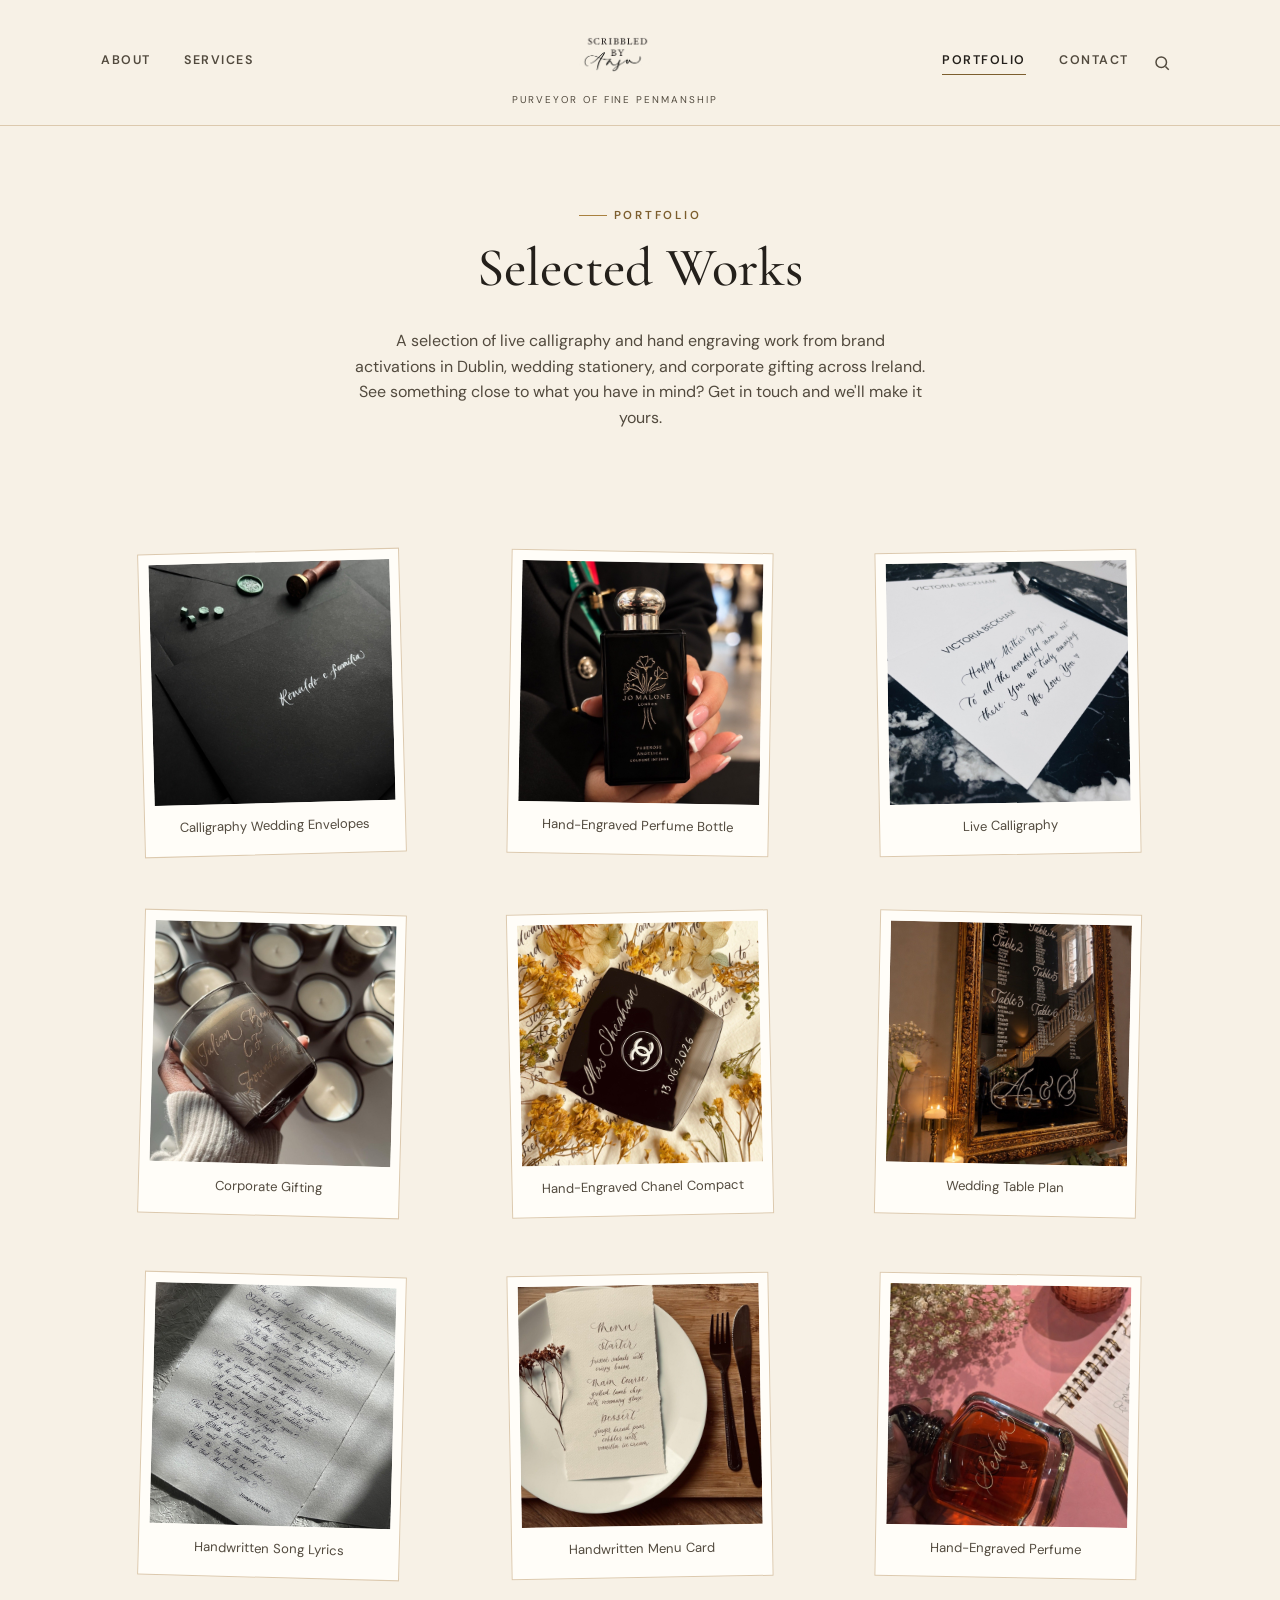
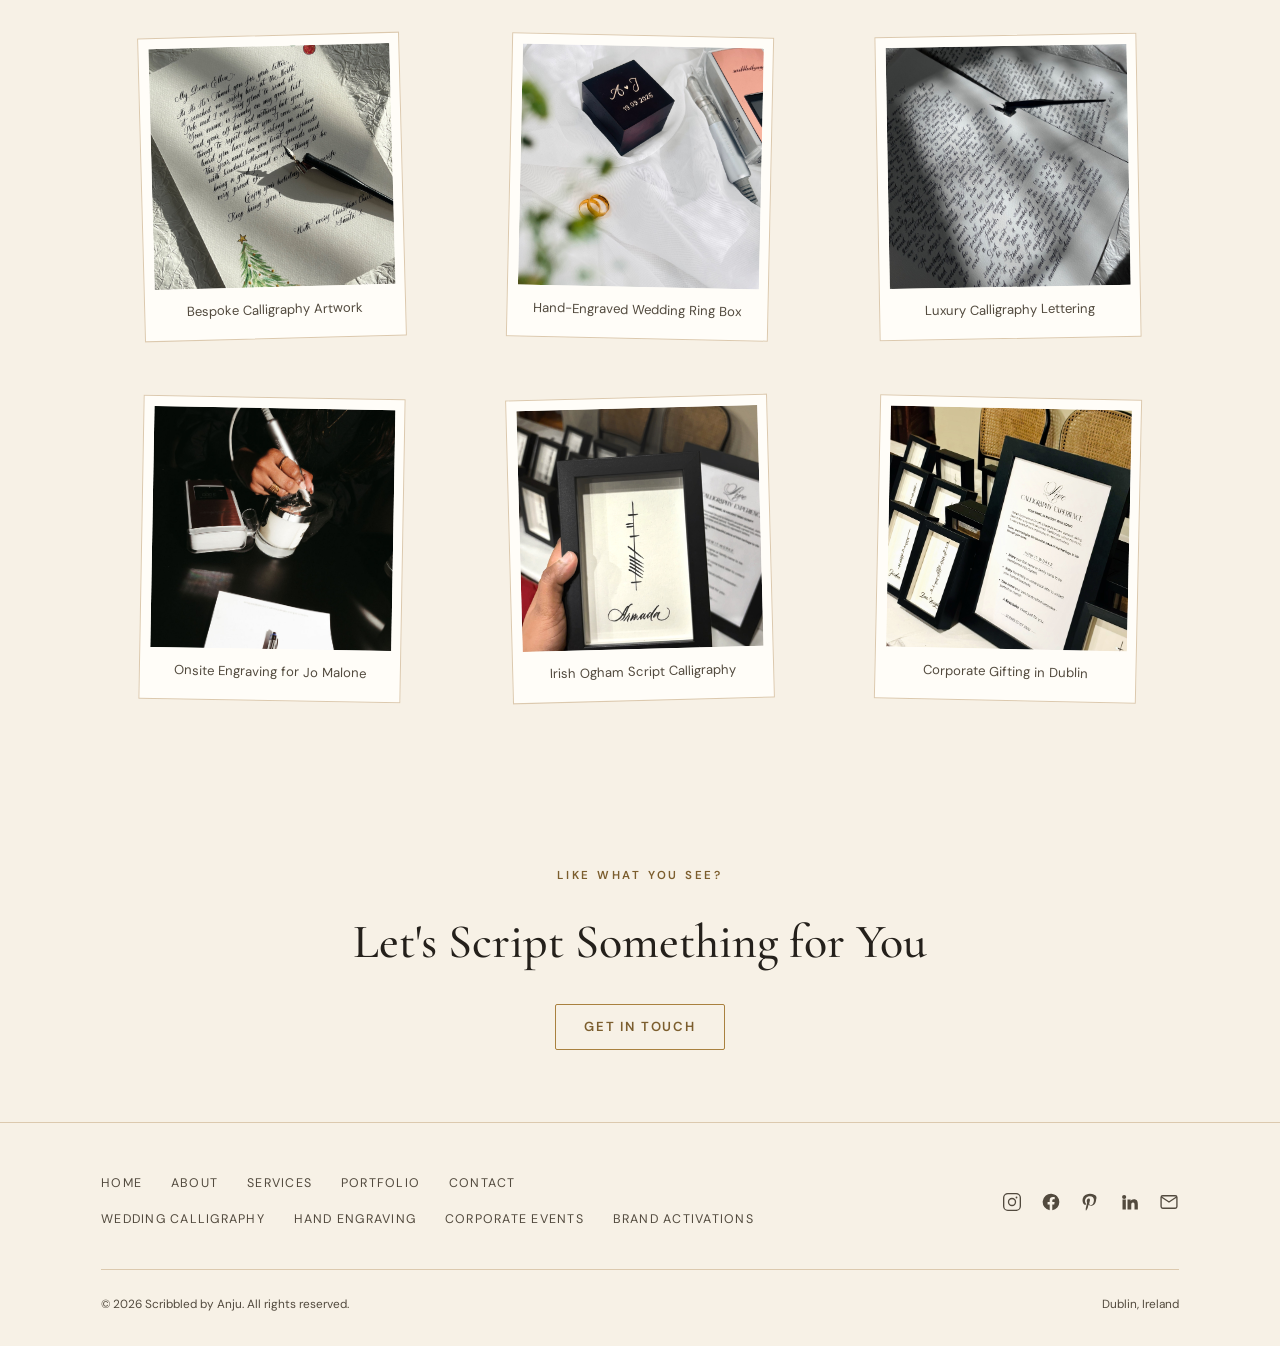
<file: portfolio.html>
<!doctype html>
<html lang="en">
<head>
<meta charset="UTF-8">
<meta name="viewport" content="width=device-width, initial-scale=1.0">
<!-- Google tag (gtag.js) -->
<script async src="https://www.googletagmanager.com/gtag/js?id=G-6YBCF7463E"></script>
<script>
  window.dataLayer = window.dataLayer || [];
  function gtag(){dataLayer.push(arguments);}
  gtag('js', new Date());
  gtag('config', 'G-6YBCF7463E');
</script>
<title>Portfolio — Scribbled by Anju</title>
<meta name="description" content="Corporate gifting and calligraphy portfolio by Scribbled by Anju, Dublin — personalised hand engraving, Jo Malone onsite engraving, Irish Ogham script calligraphy and bespoke wedding work.">
<link rel="icon" type="image/png" href="assets/img/favicon.png">
<link rel="apple-touch-icon" href="assets/img/apple-touch-icon.png">
<meta property="og:type" content="website">
<meta property="og:site_name" content="Scribbled by Anju">
<meta property="og:title" content="Portfolio — Scribbled by Anju">
<meta property="og:description" content="Corporate gifting and calligraphy portfolio by Scribbled by Anju, Dublin — personalised hand engraving, Jo Malone onsite engraving, Irish Ogham script calligraphy and bespoke wedding work.">
<meta property="og:image" content="https://www.scribbledbyanju.com/assets/img/downloaded/onsite-engraving-jo-malone.jpg">
<meta property="og:url" content="https://www.scribbledbyanju.com/portfolio">
<meta property="og:locale" content="en_IE">
<meta name="twitter:card" content="summary_large_image">
<meta name="twitter:title" content="Portfolio — Scribbled by Anju">
<meta name="twitter:image" content="https://www.scribbledbyanju.com/assets/img/downloaded/onsite-engraving-jo-malone.jpg">
<link rel="canonical" href="https://www.scribbledbyanju.com/portfolio">
<link rel="stylesheet" href="assets/css/style.css">
<script type="application/ld+json">
{
  "@context": "https://schema.org",
  "@type": "CollectionPage",
  "name": "Portfolio — Scribbled by Anju",
  "url": "https://www.scribbledbyanju.com/portfolio",
  "description": "A portfolio of bespoke calligraphy and hand engraving work by Scribbled by Anju, Dublin, Ireland.",
  "publisher": {
    "@type": "LocalBusiness",
    "name": "Scribbled by Anju",
    "url": "https://www.scribbledbyanju.com/"
  }
}
</script>
<script type="application/ld+json">
{
  "@context": "https://schema.org",
  "@type": "BreadcrumbList",
  "itemListElement": [
    { "@type": "ListItem", "position": 1, "name": "Home", "item": "https://www.scribbledbyanju.com/" },
    { "@type": "ListItem", "position": 2, "name": "Portfolio", "item": "https://www.scribbledbyanju.com/portfolio" }
  ]
}
</script>
</head>
<body>

<header class="site-header">
  <div class="wrap header-inner">
    <div class="nav-group left">
      <a href="/about">About</a>
      <a href="/services">Services</a>
    </div>
    <a href="/" class="brand-mark">
      <span class="monogram monogram-logo"><img src="assets/img/downloaded/signature.jpg" alt="Scribbled by Anju logo" loading="lazy" width="600" height="300"></span>
      <span class="brand-sub">Purveyor of Fine Penmanship</span>
    </a>
    <div class="nav-group right">
      <a href="/portfolio" class="active">Portfolio</a>
      <a href="/contact">Contact</a>
    </div>
    <button class="search-toggle" aria-label="Search"><svg viewBox="0 0 24 24" fill="none" stroke="currentColor" stroke-width="2"><circle cx="11" cy="11" r="7"/><line x1="21" y1="21" x2="16.65" y2="16.65"/></svg></button>
    <button class="nav-toggle" aria-label="Toggle menu"><span></span><span></span><span></span></button>
  </div>
</header>

<div class="search-overlay" aria-hidden="true">
  <div class="search-panel">
    <div class="search-field">
      <svg viewBox="0 0 24 24" fill="none" stroke="currentColor" stroke-width="2"><circle cx="11" cy="11" r="7"/><line x1="21" y1="21" x2="16.65" y2="16.65"/></svg>
      <input type="text" placeholder="Search services, portfolio, pages…" aria-label="Search the site">
      <button class="search-close" aria-label="Close search">&times;</button>
    </div>
    <div class="search-results"></div>
  </div>
</div>


<main>

  <section class="page-hero">
    <div class="wrap">
      <span class="eyebrow" style="justify-content:center;">Portfolio</span>
      <h1>Selected Works</h1>
      <p>A selection of live calligraphy and hand engraving work from brand activations in Dublin, wedding stationery, and corporate gifting across Ireland. See something close to what you have in mind? Get in touch and we'll make it yours.</p>
    </div>
  </section>

  <section class="reveal">
    <div class="wrap">
      <div class="works-grid">
        <figure class="work-card" style="--tilt:-1.5deg;"><div class="ph ph-photo"><img src="assets/img/downloaded/wedding-envelopes-addressing.jpg" alt="Hand-lettered wedding envelope suite in white calligraphy on black paper with green wax seals" loading="lazy" width="1200" height="1600"></div><figcaption>Calligraphy Wedding Envelopes</figcaption></figure>
        <figure class="work-card" style="--tilt:1deg;"><div class="ph ph-photo"><img src="assets/img/downloaded/jo-malone-bottle-engraved.jpg" alt="Hand-engraved Jo Malone perfume bottle" loading="lazy" width="1200" height="1600"></div><figcaption>Hand-Engraved Perfume Bottle</figcaption></figure>
        <figure class="work-card" style="--tilt:-1deg;"><div class="ph ph-photo"><img src="assets/img/downloaded/live-calligraphy-brand-activation.jpg" alt="Live calligraphy at a luxury brand activation event in Dublin" loading="lazy" width="1271" height="1600"></div><figcaption>Live Calligraphy</figcaption></figure>
        <figure class="work-card" style="--tilt:1.5deg;"><div class="ph ph-photo"><img src="assets/img/downloaded/corporate-gifting.jpg" alt="Hand-engraved corporate gifts" loading="lazy" width="1200" height="1600"></div><figcaption>Corporate Gifting</figcaption></figure>
        <figure class="work-card" style="--tilt:-1.2deg;"><div class="ph ph-photo"><img src="assets/img/downloaded/engraved-chanel-compact.jpg" alt="Personalised hand-engraved Chanel compact" loading="lazy" width="1200" height="1600"></div><figcaption>Hand-Engraved Chanel Compact</figcaption></figure>
        <figure class="work-card" style="--tilt:1.2deg;"><div class="ph ph-photo"><img src="assets/img/downloaded/wedding-table-plan.jpg" alt="Hand-lettered wedding table plan" loading="lazy" width="1184" height="1600"></div><figcaption>Wedding Table Plan</figcaption></figure>
        <figure class="work-card" style="--tilt:1.5deg;"><div class="ph ph-photo"><img src="assets/img/downloaded/handwritten-song-lyrics.jpg" alt="Handwritten song lyrics in calligraphy" loading="lazy" width="1525" height="1600"></div><figcaption>Handwritten Song Lyrics</figcaption></figure>
        <figure class="work-card" style="--tilt:-1deg;"><div class="ph ph-photo"><img src="assets/img/downloaded/handwritten-menu-card.jpg" alt="Hand-written menu card in calligraphy" loading="lazy" width="1200" height="1600"></div><figcaption>Handwritten Menu Card</figcaption></figure>
        <figure class="work-card" style="--tilt:1deg;"><div class="ph ph-photo"><img src="assets/img/downloaded/hand-engraved-perfume.jpg" alt="live Hand-engraved perfume bottle" loading="lazy" width="1045" height="1506"></div><figcaption>Hand-Engraved Perfume</figcaption></figure>
        <figure class="work-card" style="--tilt:-1.5deg;"><div class="ph ph-photo"><img src="assets/img/downloaded/calligraphy-work.jpg" alt="Bespoke modern calligraphy artwork hand-lettered by Scribbled by Anju in Dublin" loading="lazy" width="1536" height="2048"></div><figcaption>Bespoke Calligraphy Artwork</figcaption></figure>
        <figure class="work-card" style="--tilt:1.2deg;"><div class="ph ph-photo"><img class="crop-ring-box" src="assets/img/downloaded/wooden-ring-box-hand-engraved.jpg" alt="Hand-engraved wooden wedding ring box, personalised keepsake by Scribbled by Anju" loading="lazy" width="1600" height="2133"></div><figcaption>Hand-Engraved Wedding Ring Box</figcaption></figure>
        <figure class="work-card" style="--tilt:-1deg;"><div class="ph ph-photo"><img src="assets/img/downloaded/calligraphy.jpg" alt="Luxury hand calligraphy lettering sample by Dublin-based calligrapher Scribbled by Anju" loading="lazy" width="1200" height="1600"></div><figcaption>Luxury Calligraphy Lettering</figcaption></figure>
        <figure class="work-card" style="--tilt:1deg;"><div class="ph ph-photo"><img src="assets/img/downloaded/onsite-engraving-jo-malone.jpg" alt="Onsite live hand engraving of a Jo Malone perfume bottle at a Dublin brand activation event" loading="lazy" width="1170" height="1693"></div><figcaption>Onsite Engraving for Jo Malone</figcaption></figure>
        <figure class="work-card" style="--tilt:-1.5deg;"><div class="ph ph-photo"><img src="assets/img/downloaded/irish-ogham-script-calligraphy.jpg" alt="Hand-lettered Irish Ogham script calligraphy artwork by Scribbled by Anju in Dublin" loading="lazy" width="1536" height="2048"></div><figcaption>Irish Ogham Script Calligraphy</figcaption></figure>
        <figure class="work-card" style="--tilt:1.2deg;"><div class="ph ph-photo"><img src="assets/img/downloaded/corporate-gifting-dublin-portfolio.jpg" alt="Personalised corporate gifting with hand engraving and calligraphy for a Dublin company event" loading="lazy" width="1536" height="2048"></div><figcaption>Corporate Gifting in Dublin</figcaption></figure>
      </div>
    </div>
  </section>

  <section class="cta-band reveal">
    <div class="wrap">
      <span class="eyebrow">Like What You See?</span>
      <h2>Let's Script Something for You</h2>
      <a href="/contact" class="btn btn-gold">Get in Touch</a>
    </div>
  </section>

</main>

<footer class="site-footer">
  <div class="wrap">
    <div class="footer-grid">
      <div class="footer-nav-col">
        <nav class="footer-nav" aria-label="Footer">
          <a href="/">Home</a>
          <a href="/about">About</a>
          <a href="/services">Services</a>
          <a href="/portfolio">Portfolio</a>
          <a href="/contact">Contact</a>
        </nav>
        <nav class="footer-services" aria-label="Our Services">
          <a href="/wedding-calligraphy">Wedding Calligraphy</a>
          <a href="/hand-engraving">Hand Engraving</a>
          <a href="/corporate-events">Corporate Events</a>
          <a href="/brand-activations">Brand Activations</a>
        </nav>
      </div>
      <div class="footer-social">
        <a href="https://www.instagram.com/scribbledbyanju" target="_blank" rel="noopener" aria-label="Instagram">
          <svg viewBox="0 0 24 24" width="20" height="20" fill="none" stroke="currentColor" stroke-width="1.6" stroke-linecap="round" stroke-linejoin="round"><rect x="2" y="2" width="20" height="20" rx="5"/><circle cx="12" cy="12" r="4.2"/><circle cx="17.4" cy="6.6" r="1.1" fill="currentColor" stroke="none"/></svg>
        </a>
        <a href="https://www.facebook.com/share/1Ez8Nd4Cek/" target="_blank" rel="noopener" aria-label="Facebook">
          <svg viewBox="0 0 24 24" width="20" height="20" fill="currentColor"><path d="M22 12a10 10 0 1 0-11.56 9.88v-6.99H7.9V12h2.54V9.8c0-2.5 1.49-3.89 3.77-3.89 1.09 0 2.24.2 2.24.2v2.46h-1.26c-1.24 0-1.63.77-1.63 1.56V12h2.78l-.44 2.89h-2.34v6.99A10 10 0 0 0 22 12z"/></svg>
        </a>
        <a href="https://in.pinterest.com/scribbledbyanju" target="_blank" rel="noopener" aria-label="Pinterest">
          <svg viewBox="0 0 24 24" width="20" height="20" fill="currentColor"><path d="M12 2C6.5 2 3 5.6 3 9.9c0 2.6 1 4.9 3.1 5.8.3.1.6 0 .7-.4l.3-1.1c.1-.3 0-.5-.2-.7-.6-.7-.9-1.5-.9-2.7 0-2.9 2.2-5.6 5.8-5.6 3.2 0 4.9 1.9 4.9 4.5 0 3.4-1.5 6.2-3.7 6.2-1.2 0-2.2-1-1.9-2.3.3-1.5.9-3 .9-4.1 0-.9-.5-1.7-1.6-1.7-1.3 0-2.3 1.3-2.3 3.1 0 1.1.4 1.9.4 1.9l-1.5 6.3c-.3 1.3-.1 2.9 0 3.1 0 .1.2.1.3 0 .1-.2 1.7-2.1 2.2-4l.8-3.1c.4.8 1.6 1.5 2.8 1.5 3.7 0 6.3-3.4 6.3-7.9C21 5.1 17.8 2 12 2z"/></svg>
        </a>
        <a href="https://ie.linkedin.com/in/anju-aakash-aba3a1284" target="_blank" rel="noopener" aria-label="LinkedIn">
          <svg viewBox="0 0 24 24" width="20" height="20" fill="currentColor"><path d="M4.98 3.5a2.5 2.5 0 1 1 0 5 2.5 2.5 0 0 1 0-5zM3 9h4v12H3zM9 9h3.8v1.7h.05c.53-1 1.83-2.05 3.77-2.05 4.03 0 4.78 2.65 4.78 6.1V21h-4v-5.4c0-1.29-.02-2.95-1.8-2.95-1.8 0-2.07 1.4-2.07 2.85V21H9z"/></svg>
        </a>
        <a href="mailto:hello@scribbledbyanju.com" aria-label="Email">
          <svg viewBox="0 0 24 24" width="20" height="20" fill="none" stroke="currentColor" stroke-width="1.6" stroke-linecap="round" stroke-linejoin="round"><rect x="2.5" y="4.5" width="19" height="15" rx="2"/><path d="m3 6 9 6 9-6"/></svg>
        </a>
      </div>
    </div>
    <div class="footer-bottom">
      <span>© 2026 Scribbled by Anju. All rights reserved.</span>
      <span>Dublin, Ireland</span>
    </div>
  </div>
</footer>

<script src="assets/js/search-index.js"></script>
<script src="assets/js/main.js"></script>
</body>
</html>
</file>
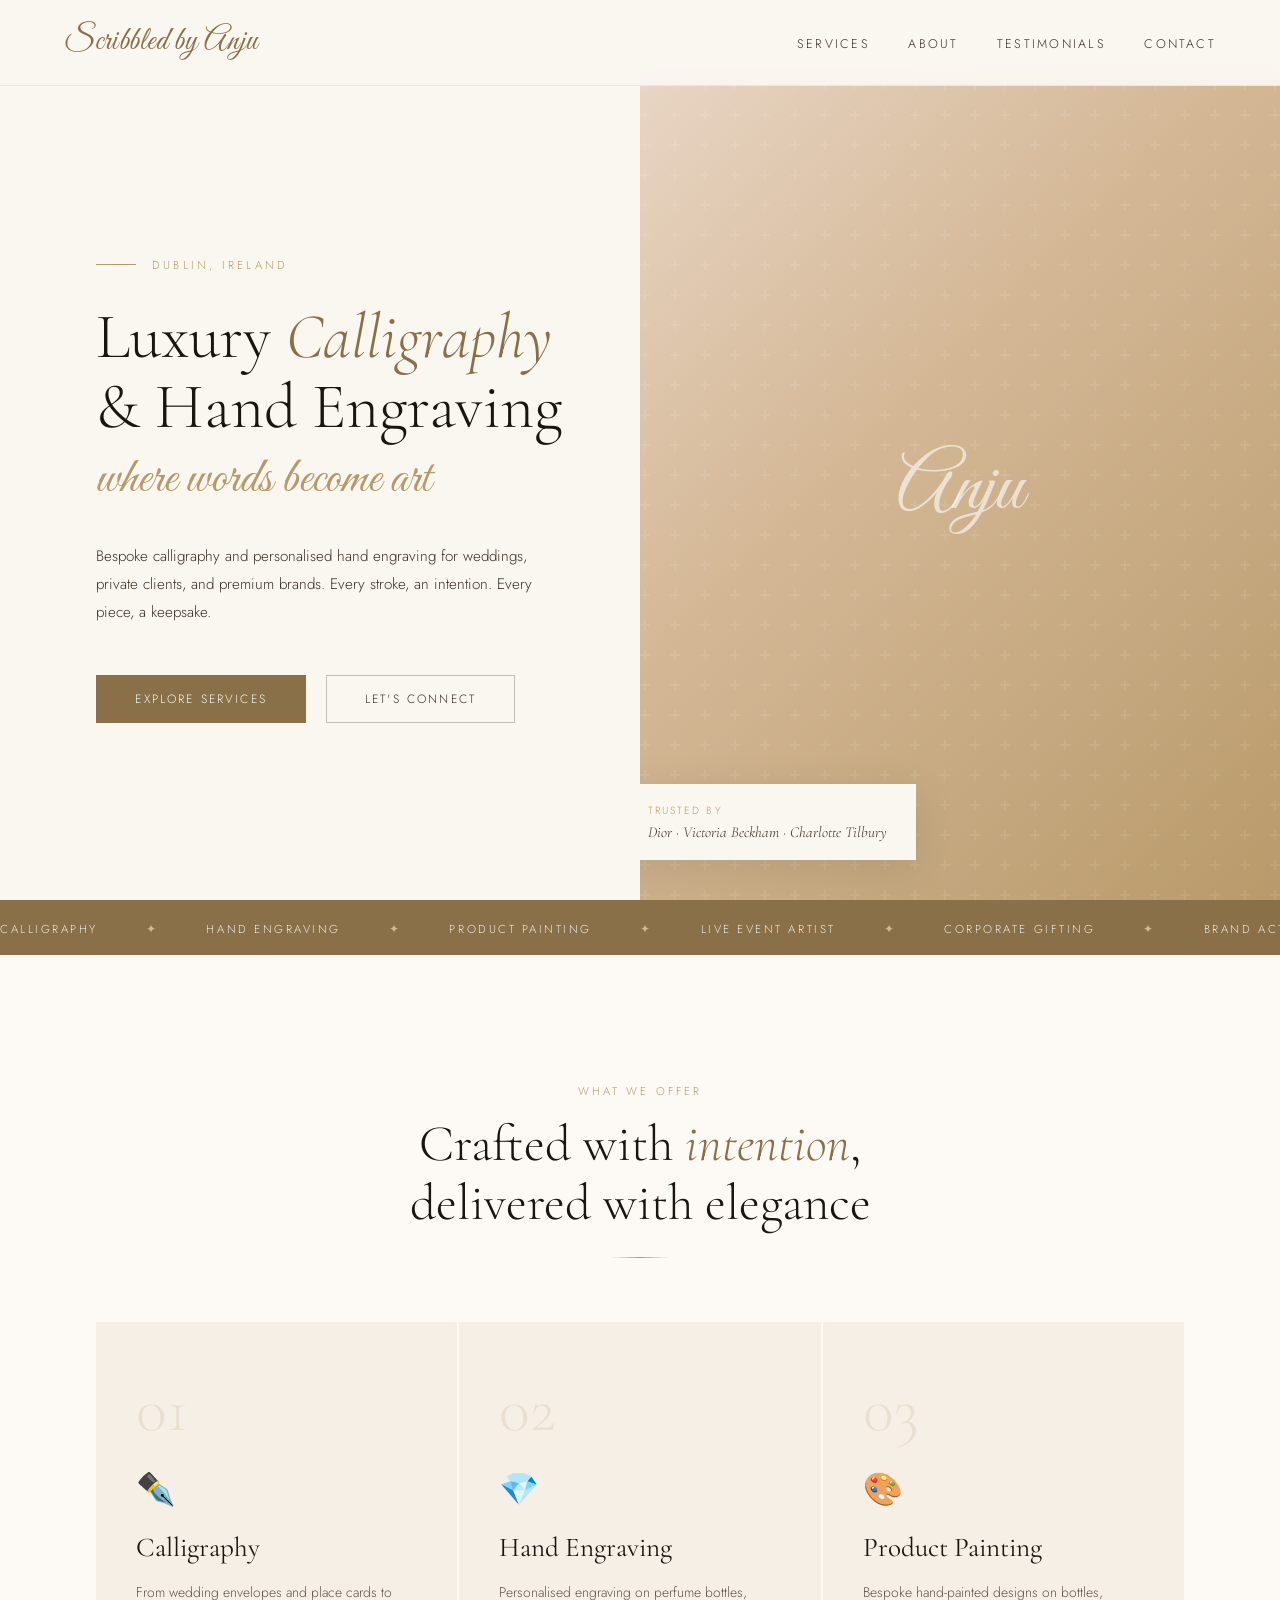
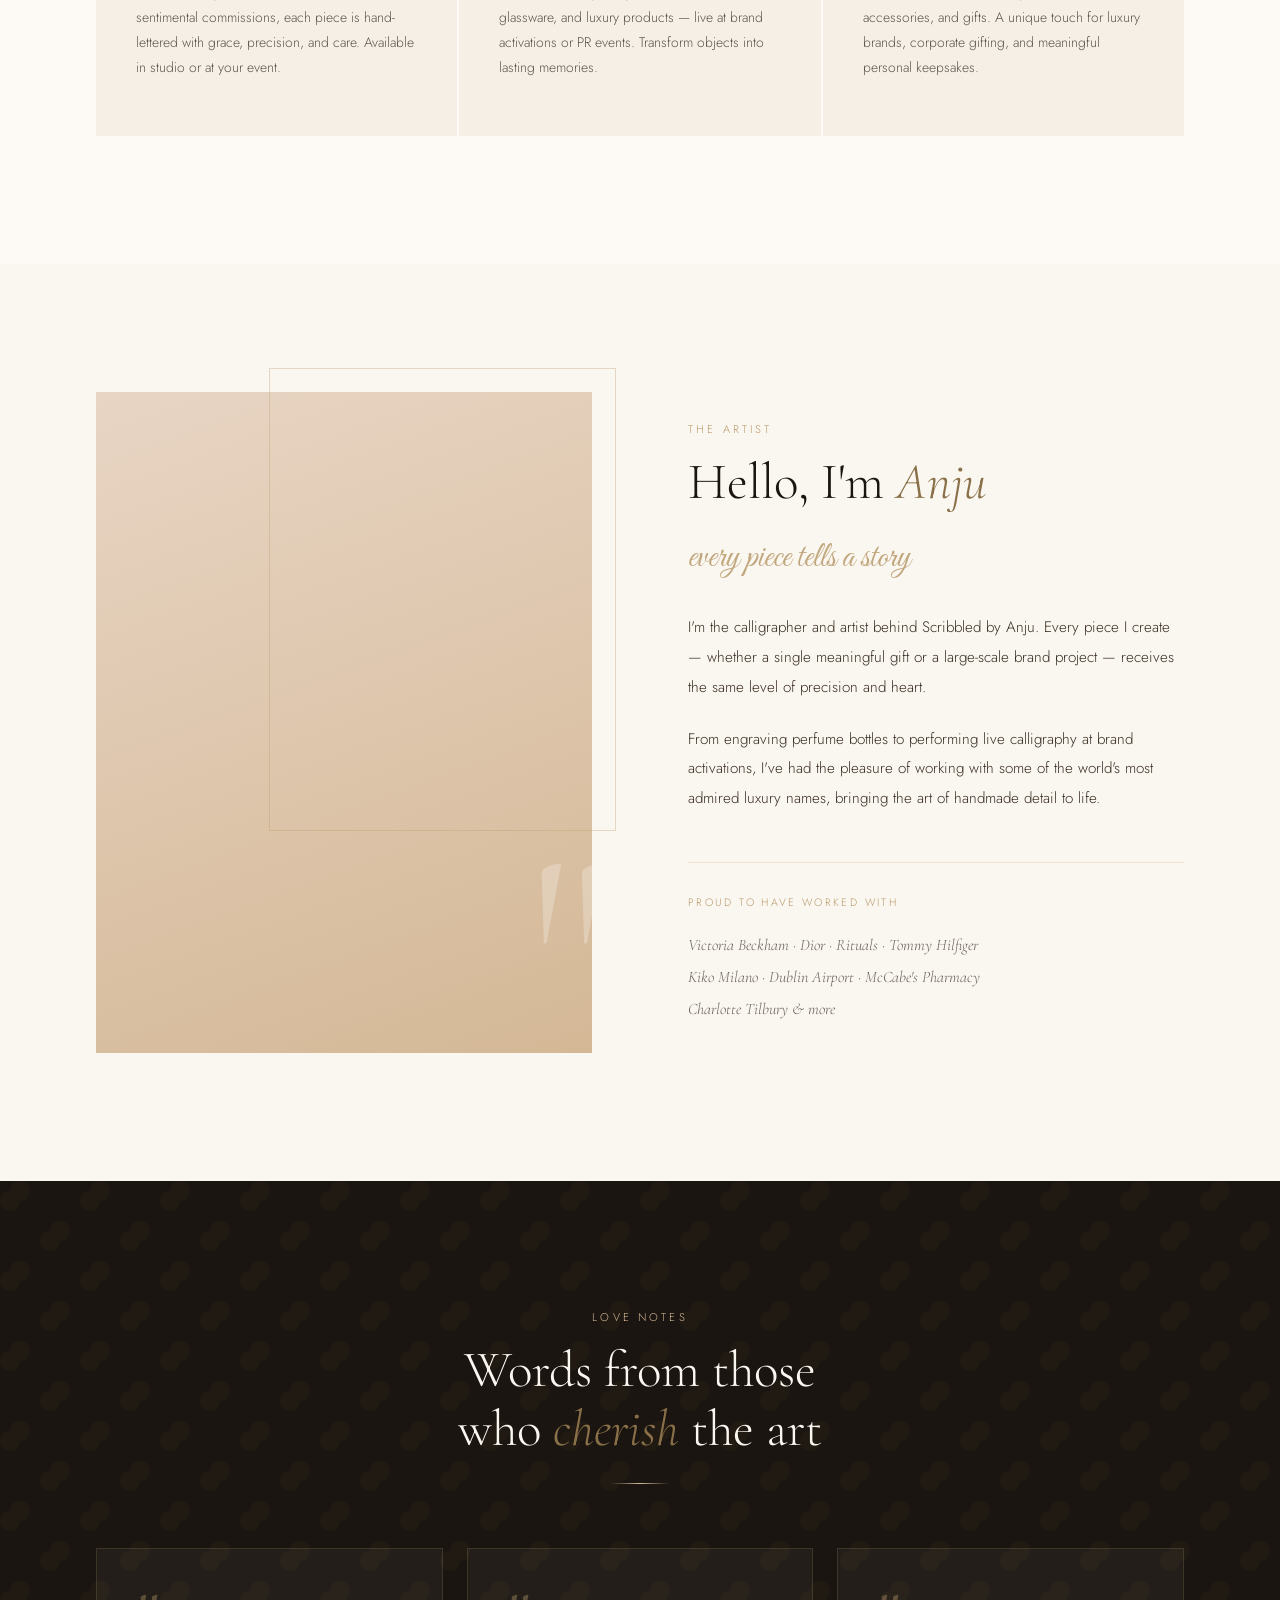
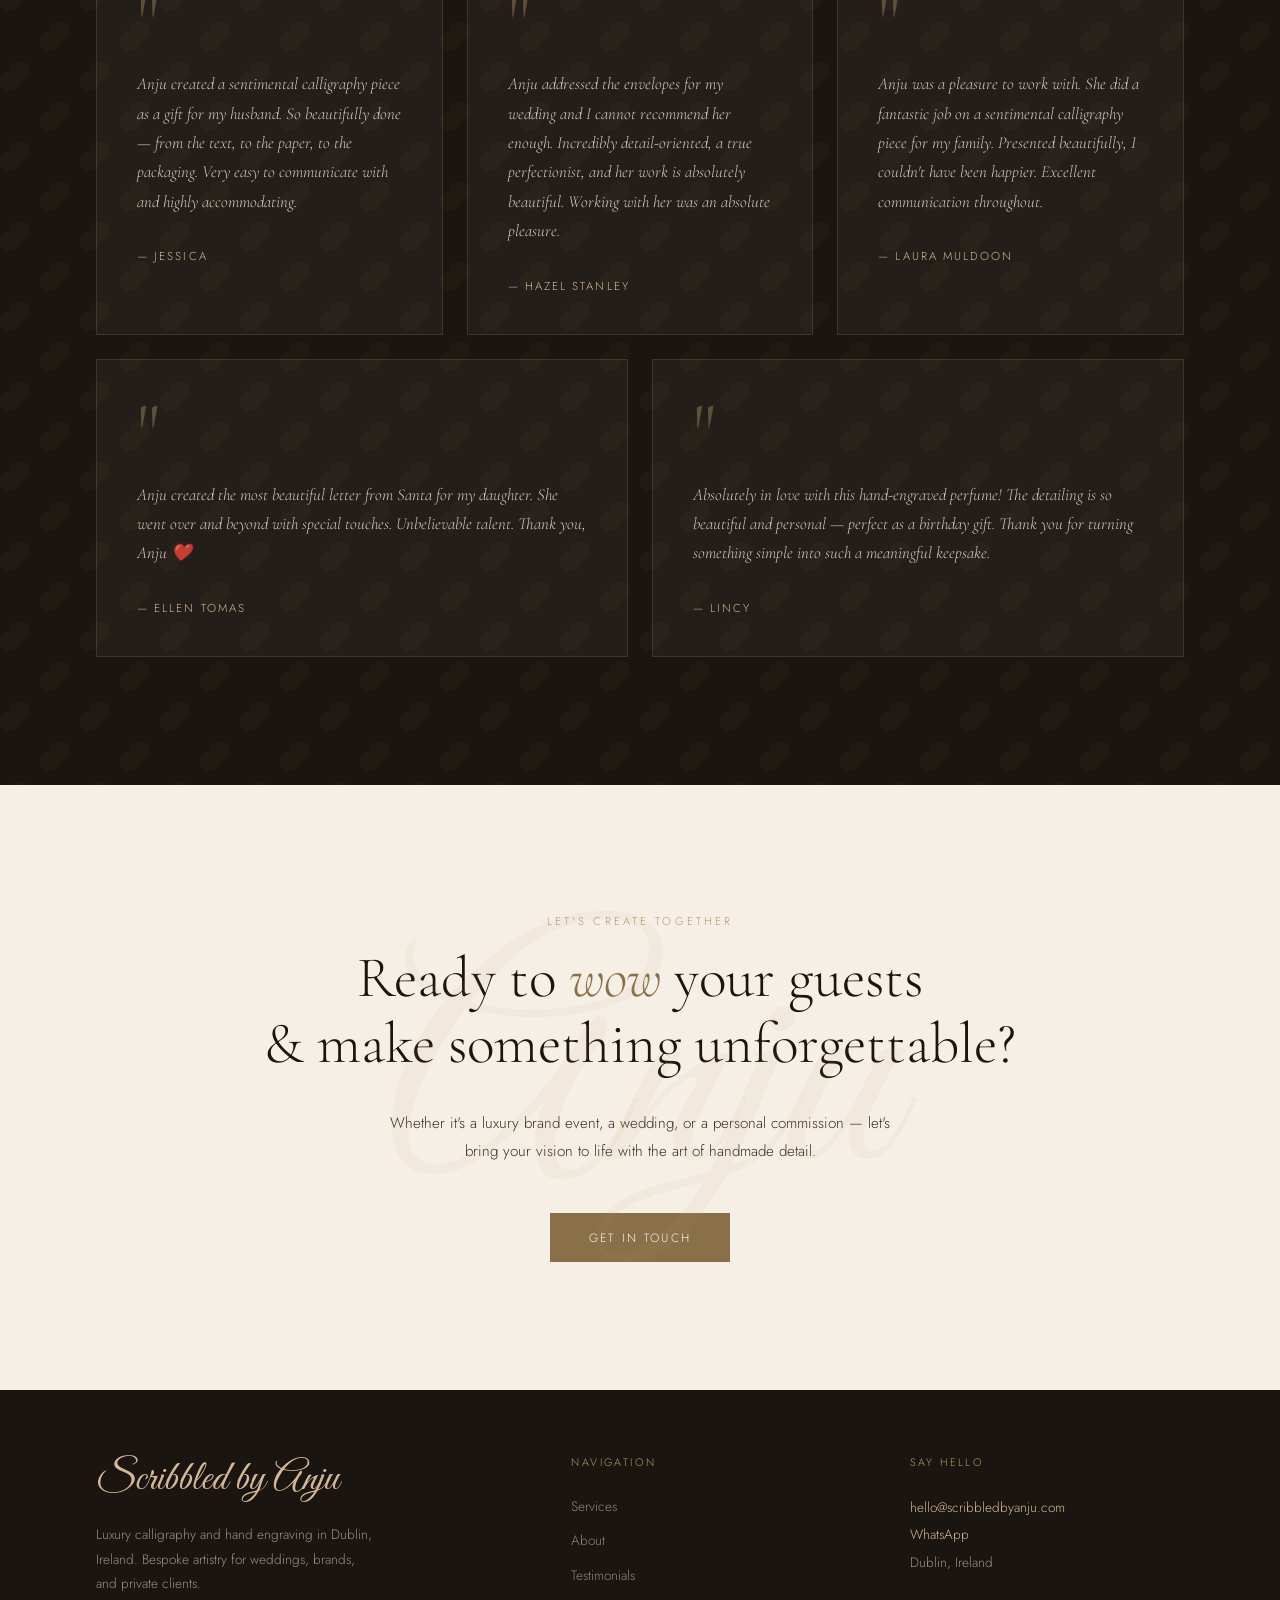
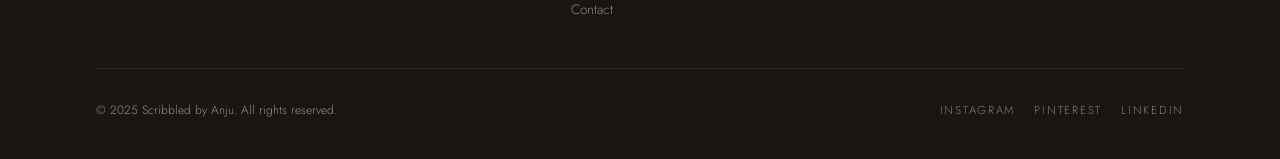
<file: scribbledbyanju.html>
<!DOCTYPE html>
<html lang="en">
<head>
<meta charset="UTF-8">
<meta name="viewport" content="width=device-width, initial-scale=1.0">
<title>Scribbled by Anju – Luxury Calligraphy & Engraving, Dublin</title>
<link rel="preconnect" href="https://fonts.googleapis.com">
<link rel="preconnect" href="https://fonts.gstatic.com" crossorigin>
<link href="https://fonts.googleapis.com/css2?family=Cormorant+Garamond:ital,wght@0,300;0,400;0,500;1,300;1,400;1,500&family=Jost:wght@200;300;400&family=Great+Vibes&display=swap" rel="stylesheet">
<style>
  *, *::before, *::after { box-sizing: border-box; margin: 0; padding: 0; }

  :root {
    --cream: #faf6f0;
    --warm-white: #fdf9f4;
    --gold: #b89a6a;
    --gold-light: #d4b896;
    --gold-dark: #8a7048;
    --ink: #1a1510;
    --ink-soft: #3a2f24;
    --sage: #8a9e8c;
    --blush: #e8d5c4;
    --section-bg: #f5efe6;
  }

  html { scroll-behavior: smooth; }

  body {
    background: var(--cream);
    color: var(--ink);
    font-family: 'Jost', sans-serif;
    font-weight: 300;
    overflow-x: hidden;
  }

  /* ── NAV ── */
  nav {
    position: fixed; top: 0; left: 0; right: 0; z-index: 100;
    display: flex; align-items: center; justify-content: space-between;
    padding: 1.4rem 4rem;
    background: rgba(250, 246, 240, 0.92);
    backdrop-filter: blur(12px);
    border-bottom: 1px solid rgba(184,154,106,0.15);
    transition: all 0.4s;
  }
  .nav-logo {
    font-family: 'Great Vibes', cursive;
    font-size: 2rem;
    color: var(--gold-dark);
    text-decoration: none;
    letter-spacing: 0.02em;
  }
  .nav-links { display: flex; gap: 2.4rem; list-style: none; }
  .nav-links a {
    text-decoration: none;
    font-family: 'Jost', sans-serif;
    font-size: 0.78rem;
    font-weight: 300;
    letter-spacing: 0.18em;
    text-transform: uppercase;
    color: var(--ink-soft);
    transition: color 0.3s;
  }
  .nav-links a:hover { color: var(--gold); }

  /* ── HERO ── */
  .hero {
    min-height: 100vh;
    display: grid;
    grid-template-columns: 1fr 1fr;
    padding-top: 5rem;
    position: relative;
    overflow: hidden;
  }
  .hero-left {
    display: flex;
    flex-direction: column;
    justify-content: center;
    padding: 6rem 4rem 6rem 6rem;
    position: relative;
    z-index: 2;
  }
  .hero-eyebrow {
    font-size: 0.72rem;
    letter-spacing: 0.28em;
    text-transform: uppercase;
    color: var(--gold);
    margin-bottom: 1.8rem;
    display: flex;
    align-items: center;
    gap: 1rem;
  }
  .hero-eyebrow::before {
    content: '';
    display: block;
    width: 40px;
    height: 1px;
    background: var(--gold);
  }
  .hero-title {
    font-family: 'Cormorant Garamond', serif;
    font-size: clamp(3rem, 5vw, 4.8rem);
    font-weight: 300;
    line-height: 1.1;
    color: var(--ink);
    margin-bottom: 0.4rem;
  }
  .hero-title em {
    font-style: italic;
    color: var(--gold-dark);
  }
  .hero-script {
    font-family: 'Great Vibes', cursive;
    font-size: clamp(2.5rem, 4vw, 3.8rem);
    color: var(--gold);
    line-height: 1.2;
    margin-bottom: 2rem;
    opacity: 0.9;
  }
  .hero-desc {
    font-size: 0.95rem;
    line-height: 1.85;
    color: var(--ink-soft);
    max-width: 440px;
    margin-bottom: 3rem;
    font-weight: 300;
  }
  .hero-ctas { display: flex; gap: 1.2rem; flex-wrap: wrap; }
  .btn-primary {
    display: inline-block;
    padding: 0.9rem 2.4rem;
    background: var(--gold-dark);
    color: var(--cream);
    text-decoration: none;
    font-size: 0.75rem;
    letter-spacing: 0.18em;
    text-transform: uppercase;
    font-family: 'Jost', sans-serif;
    font-weight: 300;
    transition: all 0.35s;
    border: 1px solid var(--gold-dark);
  }
  .btn-primary:hover {
    background: transparent;
    color: var(--gold-dark);
  }
  .btn-outline {
    display: inline-block;
    padding: 0.9rem 2.4rem;
    background: transparent;
    color: var(--ink-soft);
    text-decoration: none;
    font-size: 0.75rem;
    letter-spacing: 0.18em;
    text-transform: uppercase;
    font-family: 'Jost', sans-serif;
    font-weight: 300;
    border: 1px solid rgba(26,21,16,0.25);
    transition: all 0.35s;
  }
  .btn-outline:hover {
    border-color: var(--gold);
    color: var(--gold-dark);
  }
  .hero-right {
    position: relative;
    overflow: hidden;
    background: var(--section-bg);
  }
  .hero-image-placeholder {
    width: 100%;
    height: 100%;
    min-height: 600px;
    background: linear-gradient(135deg, #e8d5c4 0%, #d4b896 40%, #b89a6a 100%);
    display: flex;
    align-items: center;
    justify-content: center;
    position: relative;
  }
  .hero-image-placeholder::before {
    content: '';
    position: absolute;
    inset: 0;
    background: url("data:image/svg+xml,%3Csvg width='60' height='60' viewBox='0 0 60 60' xmlns='http://www.w3.org/2000/svg'%3E%3Cg fill='none' fill-rule='evenodd'%3E%3Cg fill='%23ffffff' fill-opacity='0.08'%3E%3Cpath d='M36 34v-4h-2v4h-4v2h4v4h2v-4h4v-2h-4zm0-30V0h-2v4h-4v2h4v4h2V6h4V4h-4zM6 34v-4H4v4H0v2h4v4h2v-4h4v-2H6zM6 4V0H4v4H0v2h4v4h2V6h4V4H6z'/%3E%3C/g%3E%3C/g%3E%3C/svg%3E");
  }
  .hero-image-text {
    font-family: 'Great Vibes', cursive;
    font-size: 5rem;
    color: rgba(255,255,255,0.6);
    text-align: center;
    position: relative;
    z-index: 1;
  }
  .hero-badge {
    position: absolute;
    bottom: 2.5rem;
    left: -1.5rem;
    background: var(--cream);
    padding: 1.2rem 1.8rem;
    border-left: 3px solid var(--gold);
    box-shadow: 0 8px 40px rgba(0,0,0,0.1);
    z-index: 10;
  }
  .hero-badge-label {
    font-size: 0.65rem;
    letter-spacing: 0.2em;
    text-transform: uppercase;
    color: var(--gold);
    margin-bottom: 0.3rem;
  }
  .hero-badge-brands {
    font-family: 'Cormorant Garamond', serif;
    font-size: 0.95rem;
    color: var(--ink-soft);
    font-style: italic;
  }

  /* ── MARQUEE ── */
  .marquee-section {
    background: var(--gold-dark);
    padding: 1rem 0;
    overflow: hidden;
    white-space: nowrap;
  }
  .marquee-track {
    display: inline-flex;
    gap: 3rem;
    animation: marquee 22s linear infinite;
  }
  .marquee-track span {
    font-size: 0.72rem;
    letter-spacing: 0.22em;
    text-transform: uppercase;
    color: rgba(255,255,255,0.85);
    font-family: 'Jost', sans-serif;
    font-weight: 300;
  }
  .marquee-track .dot { color: var(--gold-light); }
  @keyframes marquee { from { transform: translateX(0); } to { transform: translateX(-50%); } }

  /* ── SECTION HEADERS ── */
  .section-header {
    text-align: center;
    margin-bottom: 4rem;
  }
  .section-eyebrow {
    font-size: 0.7rem;
    letter-spacing: 0.28em;
    text-transform: uppercase;
    color: var(--gold);
    margin-bottom: 1rem;
    display: block;
  }
  .section-title {
    font-family: 'Cormorant Garamond', serif;
    font-size: clamp(2.2rem, 4vw, 3.2rem);
    font-weight: 300;
    line-height: 1.15;
    color: var(--ink);
  }
  .section-title em { font-style: italic; color: var(--gold-dark); }
  .divider {
    width: 60px;
    height: 1px;
    background: linear-gradient(to right, transparent, var(--gold), transparent);
    margin: 1.5rem auto 0;
  }

  /* ── SERVICES ── */
  .services { padding: 8rem 6rem; background: var(--warm-white); }
  .services-grid {
    display: grid;
    grid-template-columns: repeat(3, 1fr);
    gap: 2px;
    margin-top: 4rem;
  }
  .service-card {
    background: var(--section-bg);
    padding: 3.5rem 2.5rem;
    position: relative;
    overflow: hidden;
    transition: transform 0.4s, box-shadow 0.4s;
    cursor: default;
  }
  .service-card::before {
    content: '';
    position: absolute;
    bottom: 0; left: 0; right: 0;
    height: 2px;
    background: var(--gold);
    transform: scaleX(0);
    transition: transform 0.4s;
    transform-origin: left;
  }
  .service-card:hover::before { transform: scaleX(1); }
  .service-card:hover { transform: translateY(-4px); box-shadow: 0 20px 60px rgba(184,154,106,0.15); }
  .service-num {
    font-family: 'Cormorant Garamond', serif;
    font-size: 4rem;
    font-weight: 300;
    color: rgba(184,154,106,0.18);
    line-height: 1;
    margin-bottom: 1.5rem;
  }
  .service-icon {
    font-size: 2rem;
    margin-bottom: 1.2rem;
  }
  .service-name {
    font-family: 'Cormorant Garamond', serif;
    font-size: 1.7rem;
    font-weight: 400;
    color: var(--ink);
    margin-bottom: 1rem;
  }
  .service-desc {
    font-size: 0.87rem;
    line-height: 1.8;
    color: var(--ink-soft);
    opacity: 0.8;
  }

  /* ── ABOUT ── */
  .about {
    padding: 8rem 6rem;
    display: grid;
    grid-template-columns: 1fr 1fr;
    gap: 6rem;
    align-items: center;
    background: var(--cream);
  }
  .about-image-wrap { position: relative; }
  .about-image-box {
    width: 100%;
    aspect-ratio: 3/4;
    background: linear-gradient(160deg, var(--blush) 0%, var(--gold-light) 100%);
    position: relative;
    overflow: hidden;
  }
  .about-image-box::after {
    content: '"';
    font-family: 'Cormorant Garamond', serif;
    font-size: 18rem;
    color: rgba(255,255,255,0.25);
    position: absolute;
    bottom: -3rem;
    right: -1rem;
    line-height: 1;
  }
  .about-decoration {
    position: absolute;
    top: -1.5rem;
    right: -1.5rem;
    width: 70%;
    height: 70%;
    border: 1px solid rgba(184,154,106,0.35);
    pointer-events: none;
  }
  .about-content { }
  .about-quote {
    font-family: 'Great Vibes', cursive;
    font-size: 2.2rem;
    color: var(--gold);
    line-height: 1.3;
    margin-bottom: 2rem;
    opacity: 0.85;
  }
  .about-text {
    font-size: 0.95rem;
    line-height: 1.95;
    color: var(--ink-soft);
    margin-bottom: 1.4rem;
  }
  .brands-worked {
    margin-top: 3rem;
    padding-top: 2rem;
    border-top: 1px solid rgba(184,154,106,0.2);
  }
  .brands-label {
    font-size: 0.67rem;
    letter-spacing: 0.22em;
    text-transform: uppercase;
    color: var(--gold);
    margin-bottom: 1.2rem;
    display: block;
  }
  .brands-list {
    font-family: 'Cormorant Garamond', serif;
    font-size: 1rem;
    font-style: italic;
    color: var(--ink-soft);
    line-height: 2;
    opacity: 0.75;
  }

  /* ── TESTIMONIALS ── */
  .testimonials {
    padding: 8rem 6rem;
    background: var(--ink);
    position: relative;
    overflow: hidden;
  }
  .testimonials::before {
    content: '';
    position: absolute;
    inset: 0;
    background: url("data:image/svg+xml,%3Csvg width='80' height='80' viewBox='0 0 80 80' xmlns='http://www.w3.org/2000/svg'%3E%3Cg fill='none' fill-rule='evenodd'%3E%3Cg fill='%23b89a6a' fill-opacity='0.04'%3E%3Cpath d='M50 50c0-5.523 4.477-10 10-10s10 4.477 10 10-4.477 10-10 10c0 5.523-4.477 10-10 10s-10-4.477-10-10 4.477-10 10-10zM10 10c0-5.523 4.477-10 10-10s10 4.477 10 10-4.477 10-10 10c0 5.523-4.477 10-10 10S0 25.523 0 20s4.477-10 10-10z'/%3E%3C/g%3E%3C/g%3E%3C/svg%3E");
  }
  .testimonials .section-title { color: var(--cream); }
  .testimonials .section-eyebrow { color: var(--gold-light); }
  .testimonials-grid {
    display: grid;
    grid-template-columns: repeat(3, 1fr);
    gap: 1.5rem;
    margin-top: 4rem;
    position: relative;
    z-index: 1;
  }
  .testimonial-card {
    background: rgba(255,255,255,0.04);
    border: 1px solid rgba(184,154,106,0.18);
    padding: 2.5rem;
    position: relative;
    transition: background 0.35s, border-color 0.35s;
  }
  .testimonial-card:hover {
    background: rgba(184,154,106,0.06);
    border-color: rgba(184,154,106,0.4);
  }
  .testimonial-quote-mark {
    font-family: 'Cormorant Garamond', serif;
    font-size: 5rem;
    color: var(--gold);
    line-height: 0.8;
    opacity: 0.4;
    margin-bottom: 1rem;
    display: block;
  }
  .testimonial-text {
    font-family: 'Cormorant Garamond', serif;
    font-size: 1.05rem;
    font-style: italic;
    line-height: 1.75;
    color: rgba(250,246,240,0.8);
    margin-bottom: 2rem;
  }
  .testimonial-author {
    font-size: 0.72rem;
    letter-spacing: 0.18em;
    text-transform: uppercase;
    color: var(--gold-light);
  }
  .testimonials-extra {
    display: grid;
    grid-template-columns: 1fr 1fr;
    gap: 1.5rem;
    margin-top: 1.5rem;
    position: relative;
    z-index: 1;
  }

  /* ── CTA ── */
  .cta-section {
    padding: 8rem 6rem;
    background: var(--section-bg);
    text-align: center;
    position: relative;
    overflow: hidden;
  }
  .cta-section::before {
    content: 'Anju';
    font-family: 'Great Vibes', cursive;
    font-size: 20rem;
    color: rgba(184,154,106,0.07);
    position: absolute;
    top: 50%;
    left: 50%;
    transform: translate(-50%, -50%);
    pointer-events: none;
    white-space: nowrap;
  }
  .cta-section .section-title { font-size: clamp(2.4rem, 4.5vw, 3.8rem); }
  .cta-section p {
    font-size: 0.95rem;
    line-height: 1.85;
    color: var(--ink-soft);
    max-width: 500px;
    margin: 2rem auto 3rem;
  }

  /* ── FOOTER ── */
  footer {
    background: var(--ink);
    color: rgba(250,246,240,0.55);
    padding: 4rem 6rem 2.5rem;
  }
  .footer-top {
    display: grid;
    grid-template-columns: 1.5fr 1fr 1fr;
    gap: 4rem;
    padding-bottom: 3rem;
    border-bottom: 1px solid rgba(184,154,106,0.15);
  }
  .footer-brand-name {
    font-family: 'Great Vibes', cursive;
    font-size: 2.6rem;
    color: var(--gold-light);
    display: block;
    margin-bottom: 1rem;
  }
  .footer-desc {
    font-size: 0.85rem;
    line-height: 1.8;
    max-width: 280px;
  }
  .footer-heading {
    font-size: 0.68rem;
    letter-spacing: 0.22em;
    text-transform: uppercase;
    color: var(--gold);
    margin-bottom: 1.5rem;
    display: block;
  }
  .footer-links { list-style: none; display: flex; flex-direction: column; gap: 0.7rem; }
  .footer-links a {
    font-size: 0.85rem;
    color: rgba(250,246,240,0.5);
    text-decoration: none;
    transition: color 0.3s;
  }
  .footer-links a:hover { color: var(--gold-light); }
  .footer-contact p { font-size: 0.85rem; line-height: 2; }
  .footer-contact a { color: var(--gold-light); text-decoration: none; }
  .footer-bottom {
    display: flex;
    justify-content: space-between;
    align-items: center;
    padding-top: 2rem;
  }
  .footer-copy { font-size: 0.75rem; }
  .social-links { display: flex; gap: 1.2rem; }
  .social-links a {
    font-size: 0.72rem;
    letter-spacing: 0.15em;
    text-transform: uppercase;
    color: rgba(250,246,240,0.45);
    text-decoration: none;
    transition: color 0.3s;
  }
  .social-links a:hover { color: var(--gold-light); }

  /* ── ANIMATIONS ── */
  .fade-in {
    opacity: 0;
    transform: translateY(24px);
    transition: opacity 0.7s ease, transform 0.7s ease;
  }
  .fade-in.visible { opacity: 1; transform: none; }
  .fade-in-delay-1 { transition-delay: 0.1s; }
  .fade-in-delay-2 { transition-delay: 0.22s; }
  .fade-in-delay-3 { transition-delay: 0.34s; }
  .fade-in-delay-4 { transition-delay: 0.46s; }
  .fade-in-delay-5 { transition-delay: 0.58s; }

  /* ── RESPONSIVE ── */
  @media (max-width: 900px) {
    nav { padding: 1.2rem 2rem; }
    .nav-links { gap: 1.4rem; }
    .hero { grid-template-columns: 1fr; }
    .hero-left { padding: 6rem 2.5rem 3rem; }
    .hero-right { min-height: 320px; }
    .hero-badge { left: 1rem; }
    .services, .testimonials, .cta-section { padding: 5rem 2.5rem; }
    .services-grid { grid-template-columns: 1fr; gap: 2px; }
    .about { grid-template-columns: 1fr; gap: 3rem; padding: 5rem 2.5rem; }
    .testimonials-grid, .testimonials-extra { grid-template-columns: 1fr; }
    .footer-top { grid-template-columns: 1fr; gap: 2.5rem; padding: 2.5rem; }
    footer { padding: 3rem 2.5rem 2rem; }
    .footer-bottom { flex-direction: column; gap: 1rem; text-align: center; }
  }
</style>
</head>
<body>

<!-- NAV -->
<nav>
  <a href="#" class="nav-logo">Scribbled by Anju</a>
  <ul class="nav-links">
    <li><a href="#services">Services</a></li>
    <li><a href="#about">About</a></li>
    <li><a href="#testimonials">Testimonials</a></li>
    <li><a href="#contact">Contact</a></li>
  </ul>
</nav>

<!-- HERO -->
<section class="hero">
  <div class="hero-left">
    <div class="hero-eyebrow fade-in">Dublin, Ireland</div>
    <h1 class="hero-title fade-in fade-in-delay-1">
      Luxury <em>Calligraphy</em><br>& Hand Engraving
    </h1>
    <div class="hero-script fade-in fade-in-delay-2">where words become art</div>
    <p class="hero-desc fade-in fade-in-delay-3">
      Bespoke calligraphy and personalised hand engraving for weddings, private clients, and premium brands. Every stroke, an intention. Every piece, a keepsake.
    </p>
    <div class="hero-ctas fade-in fade-in-delay-4">
      <a href="#services" class="btn-primary">Explore Services</a>
      <a href="#contact" class="btn-outline">Let's Connect</a>
    </div>
  </div>
  <div class="hero-right">
    <div class="hero-image-placeholder">
      <div class="hero-image-text">Anju</div>
    </div>
    <div class="hero-badge fade-in fade-in-delay-5">
      <div class="hero-badge-label">Trusted by</div>
      <div class="hero-badge-brands">Dior · Victoria Beckham · Charlotte Tilbury</div>
    </div>
  </div>
</section>

<!-- MARQUEE -->
<div class="marquee-section">
  <div class="marquee-track">
    <span>Calligraphy</span><span class="dot">✦</span>
    <span>Hand Engraving</span><span class="dot">✦</span>
    <span>Product Painting</span><span class="dot">✦</span>
    <span>Live Event Artist</span><span class="dot">✦</span>
    <span>Corporate Gifting</span><span class="dot">✦</span>
    <span>Brand Activations</span><span class="dot">✦</span>
    <span>Wedding Stationery</span><span class="dot">✦</span>
    <span>Bespoke Commissions</span><span class="dot">✦</span>
    <span>Calligraphy</span><span class="dot">✦</span>
    <span>Hand Engraving</span><span class="dot">✦</span>
    <span>Product Painting</span><span class="dot">✦</span>
    <span>Live Event Artist</span><span class="dot">✦</span>
    <span>Corporate Gifting</span><span class="dot">✦</span>
    <span>Brand Activations</span><span class="dot">✦</span>
    <span>Wedding Stationery</span><span class="dot">✦</span>
    <span>Bespoke Commissions</span><span class="dot">✦</span>
  </div>
</div>

<!-- SERVICES -->
<section class="services" id="services">
  <div class="section-header">
    <span class="section-eyebrow fade-in">What We Offer</span>
    <h2 class="section-title fade-in fade-in-delay-1">Crafted with <em>intention</em>,<br>delivered with elegance</h2>
    <div class="divider fade-in fade-in-delay-2"></div>
  </div>
  <div class="services-grid">
    <div class="service-card fade-in">
      <div class="service-num">01</div>
      <div class="service-icon">✒️</div>
      <h3 class="service-name">Calligraphy</h3>
      <p class="service-desc">From wedding envelopes and place cards to sentimental commissions, each piece is hand-lettered with grace, precision, and care. Available in studio or at your event.</p>
    </div>
    <div class="service-card fade-in fade-in-delay-1">
      <div class="service-num">02</div>
      <div class="service-icon">💎</div>
      <h3 class="service-name">Hand Engraving</h3>
      <p class="service-desc">Personalised engraving on perfume bottles, glassware, and luxury products — live at brand activations or PR events. Transform objects into lasting memories.</p>
    </div>
    <div class="service-card fade-in fade-in-delay-2">
      <div class="service-num">03</div>
      <div class="service-icon">🎨</div>
      <h3 class="service-name">Product Painting</h3>
      <p class="service-desc">Bespoke hand-painted designs on bottles, accessories, and gifts. A unique touch for luxury brands, corporate gifting, and meaningful personal keepsakes.</p>
    </div>
  </div>
</section>

<!-- ABOUT -->
<section class="about" id="about">
  <div class="about-image-wrap fade-in">
    <div class="about-image-box">
      <!-- Replace src with actual image -->
    </div>
    <div class="about-decoration"></div>
  </div>
  <div class="about-content fade-in fade-in-delay-2">
    <span class="section-eyebrow">The Artist</span>
    <h2 class="section-title" style="text-align:left; margin-bottom: 1.5rem;">Hello, I'm <em>Anju</em></h2>
    <div class="about-quote">every piece tells a story</div>
    <p class="about-text">
      I'm the calligrapher and artist behind Scribbled by Anju. Every piece I create — whether a single meaningful gift or a large-scale brand project — receives the same level of precision and heart.
    </p>
    <p class="about-text">
      From engraving perfume bottles to performing live calligraphy at brand activations, I've had the pleasure of working with some of the world's most admired luxury names, bringing the art of handmade detail to life.
    </p>
    <div class="brands-worked">
      <span class="brands-label">Proud to have worked with</span>
      <div class="brands-list">
        Victoria Beckham · Dior · Rituals · Tommy Hilfiger<br>
        Kiko Milano · Dublin Airport · McCabe's Pharmacy<br>
        Charlotte Tilbury & more
      </div>
    </div>
  </div>
</section>

<!-- TESTIMONIALS -->
<section class="testimonials" id="testimonials">
  <div class="section-header" style="position:relative;z-index:1">
    <span class="section-eyebrow fade-in">Love Notes</span>
    <h2 class="section-title fade-in fade-in-delay-1">Words from those<br>who <em>cherish</em> the art</h2>
    <div class="divider fade-in fade-in-delay-2" style="background:linear-gradient(to right,transparent,var(--gold-light),transparent)"></div>
  </div>

  <div class="testimonials-grid">
    <div class="testimonial-card fade-in">
      <span class="testimonial-quote-mark">"</span>
      <p class="testimonial-text">Anju created a sentimental calligraphy piece as a gift for my husband. So beautifully done — from the text, to the paper, to the packaging. Very easy to communicate with and highly accommodating.</p>
      <div class="testimonial-author">— Jessica</div>
    </div>
    <div class="testimonial-card fade-in fade-in-delay-1">
      <span class="testimonial-quote-mark">"</span>
      <p class="testimonial-text">Anju addressed the envelopes for my wedding and I cannot recommend her enough. Incredibly detail-oriented, a true perfectionist, and her work is absolutely beautiful. Working with her was an absolute pleasure.</p>
      <div class="testimonial-author">— Hazel Stanley</div>
    </div>
    <div class="testimonial-card fade-in fade-in-delay-2">
      <span class="testimonial-quote-mark">"</span>
      <p class="testimonial-text">Anju was a pleasure to work with. She did a fantastic job on a sentimental calligraphy piece for my family. Presented beautifully, I couldn't have been happier. Excellent communication throughout.</p>
      <div class="testimonial-author">— Laura Muldoon</div>
    </div>
  </div>

  <div class="testimonials-extra" style="margin-top:1.5rem">
    <div class="testimonial-card fade-in">
      <span class="testimonial-quote-mark">"</span>
      <p class="testimonial-text">Anju created the most beautiful letter from Santa for my daughter. She went over and beyond with special touches. Unbelievable talent. Thank you, Anju ❤️</p>
      <div class="testimonial-author">— Ellen Tomas</div>
    </div>
    <div class="testimonial-card fade-in fade-in-delay-1">
      <span class="testimonial-quote-mark">"</span>
      <p class="testimonial-text">Absolutely in love with this hand-engraved perfume! The detailing is so beautiful and personal — perfect as a birthday gift. Thank you for turning something simple into such a meaningful keepsake.</p>
      <div class="testimonial-author">— Lincy</div>
    </div>
  </div>
</section>

<!-- CTA -->
<section class="cta-section" id="contact">
  <span class="section-eyebrow fade-in">Let's Create Together</span>
  <h2 class="section-title fade-in fade-in-delay-1">Ready to <em>wow</em> your guests<br>& make something unforgettable?</h2>
  <p class="fade-in fade-in-delay-2">Whether it's a luxury brand event, a wedding, or a personal commission — let's bring your vision to life with the art of handmade detail.</p>
  <a href="mailto:hello@scribbledbyanju.com" class="btn-primary fade-in fade-in-delay-3">Get in Touch</a>
</section>

<!-- FOOTER -->
<footer>
  <div class="footer-top">
    <div>
      <span class="footer-brand-name">Scribbled by Anju</span>
      <p class="footer-desc">Luxury calligraphy and hand engraving in Dublin, Ireland. Bespoke artistry for weddings, brands, and private clients.</p>
    </div>
    <div>
      <span class="footer-heading">Navigation</span>
      <ul class="footer-links">
        <li><a href="#services">Services</a></li>
        <li><a href="#about">About</a></li>
        <li><a href="#testimonials">Testimonials</a></li>
        <li><a href="#contact">Contact</a></li>
      </ul>
    </div>
    <div class="footer-contact">
      <span class="footer-heading">Say Hello</span>
      <p>
        <a href="mailto:hello@scribbledbyanju.com">hello@scribbledbyanju.com</a><br>
        <a href="https://wa.me/353892171814">WhatsApp</a><br>
        Dublin, Ireland
      </p>
    </div>
  </div>
  <div class="footer-bottom">
    <span class="footer-copy">© 2025 Scribbled by Anju. All rights reserved.</span>
    <div class="social-links">
      <a href="https://www.instagram.com/scribbledbyanju" target="_blank">Instagram</a>
      <a href="https://in.pinterest.com/scribbledbyanju" target="_blank">Pinterest</a>
      <a href="https://ie.linkedin.com/in/anju-aakash-aba3a1284" target="_blank">LinkedIn</a>
    </div>
  </div>
</footer>

<script>
  // Intersection Observer for fade-in animations
  const observer = new IntersectionObserver((entries) => {
    entries.forEach(e => {
      if (e.isIntersecting) {
        e.target.classList.add('visible');
        observer.unobserve(e.target);
      }
    });
  }, { threshold: 0.12 });

  document.querySelectorAll('.fade-in').forEach(el => observer.observe(el));

  // Nav scroll effect
  window.addEventListener('scroll', () => {
    document.querySelector('nav').style.boxShadow =
      window.scrollY > 40 ? '0 4px 30px rgba(0,0,0,0.07)' : 'none';
  });
</script>
</body>
</html>
</file>
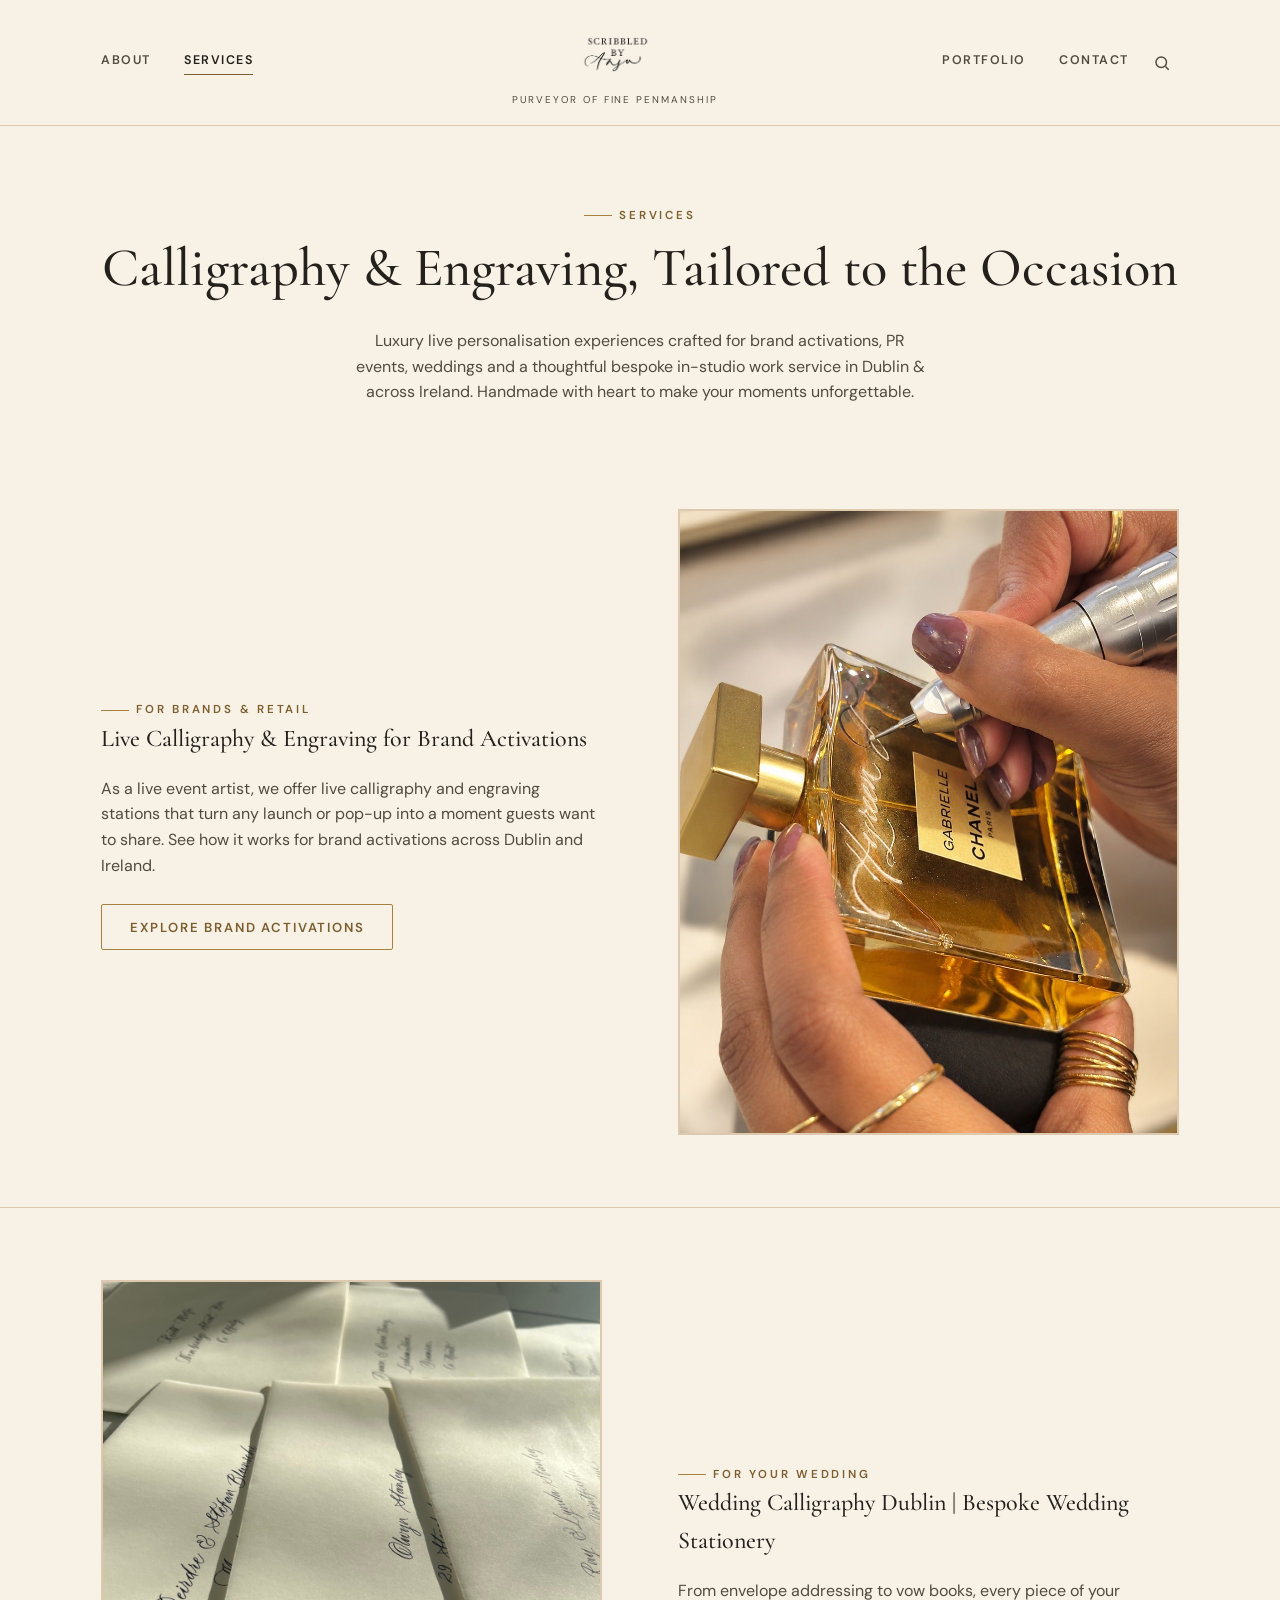
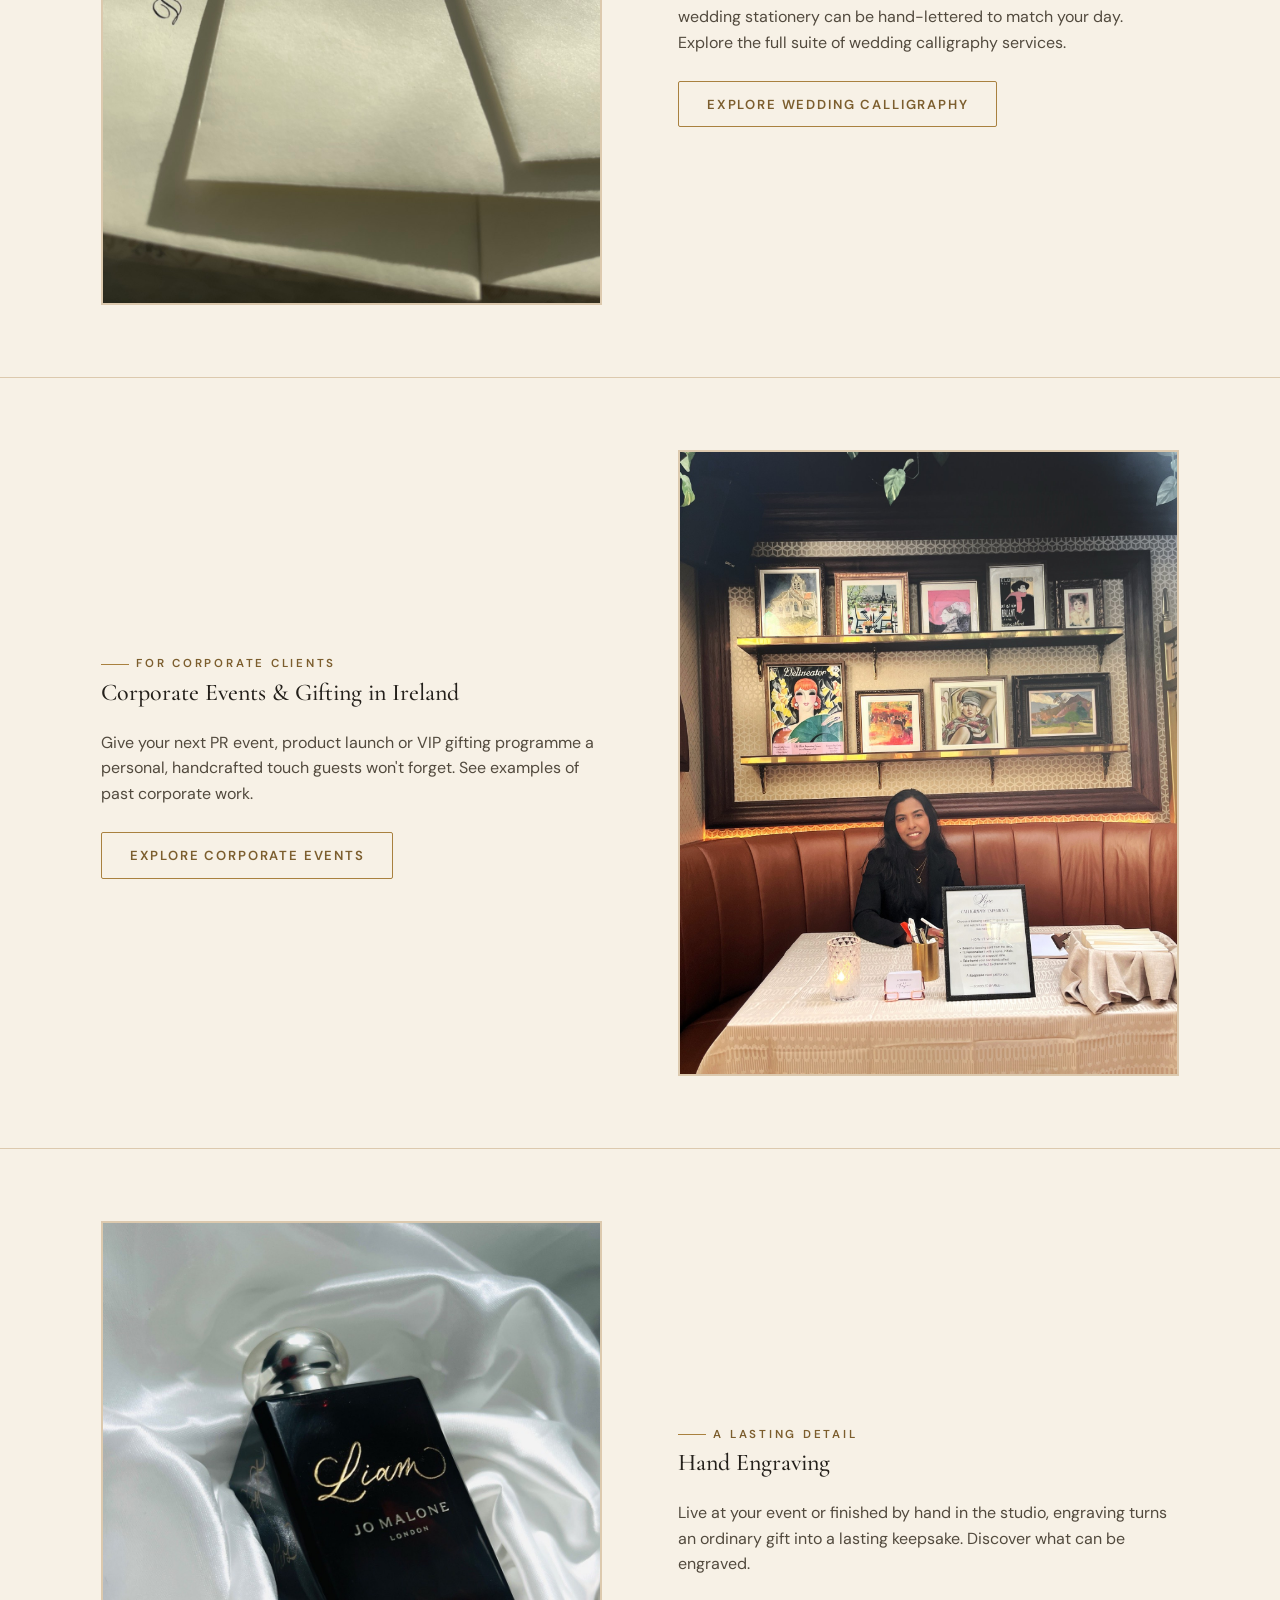
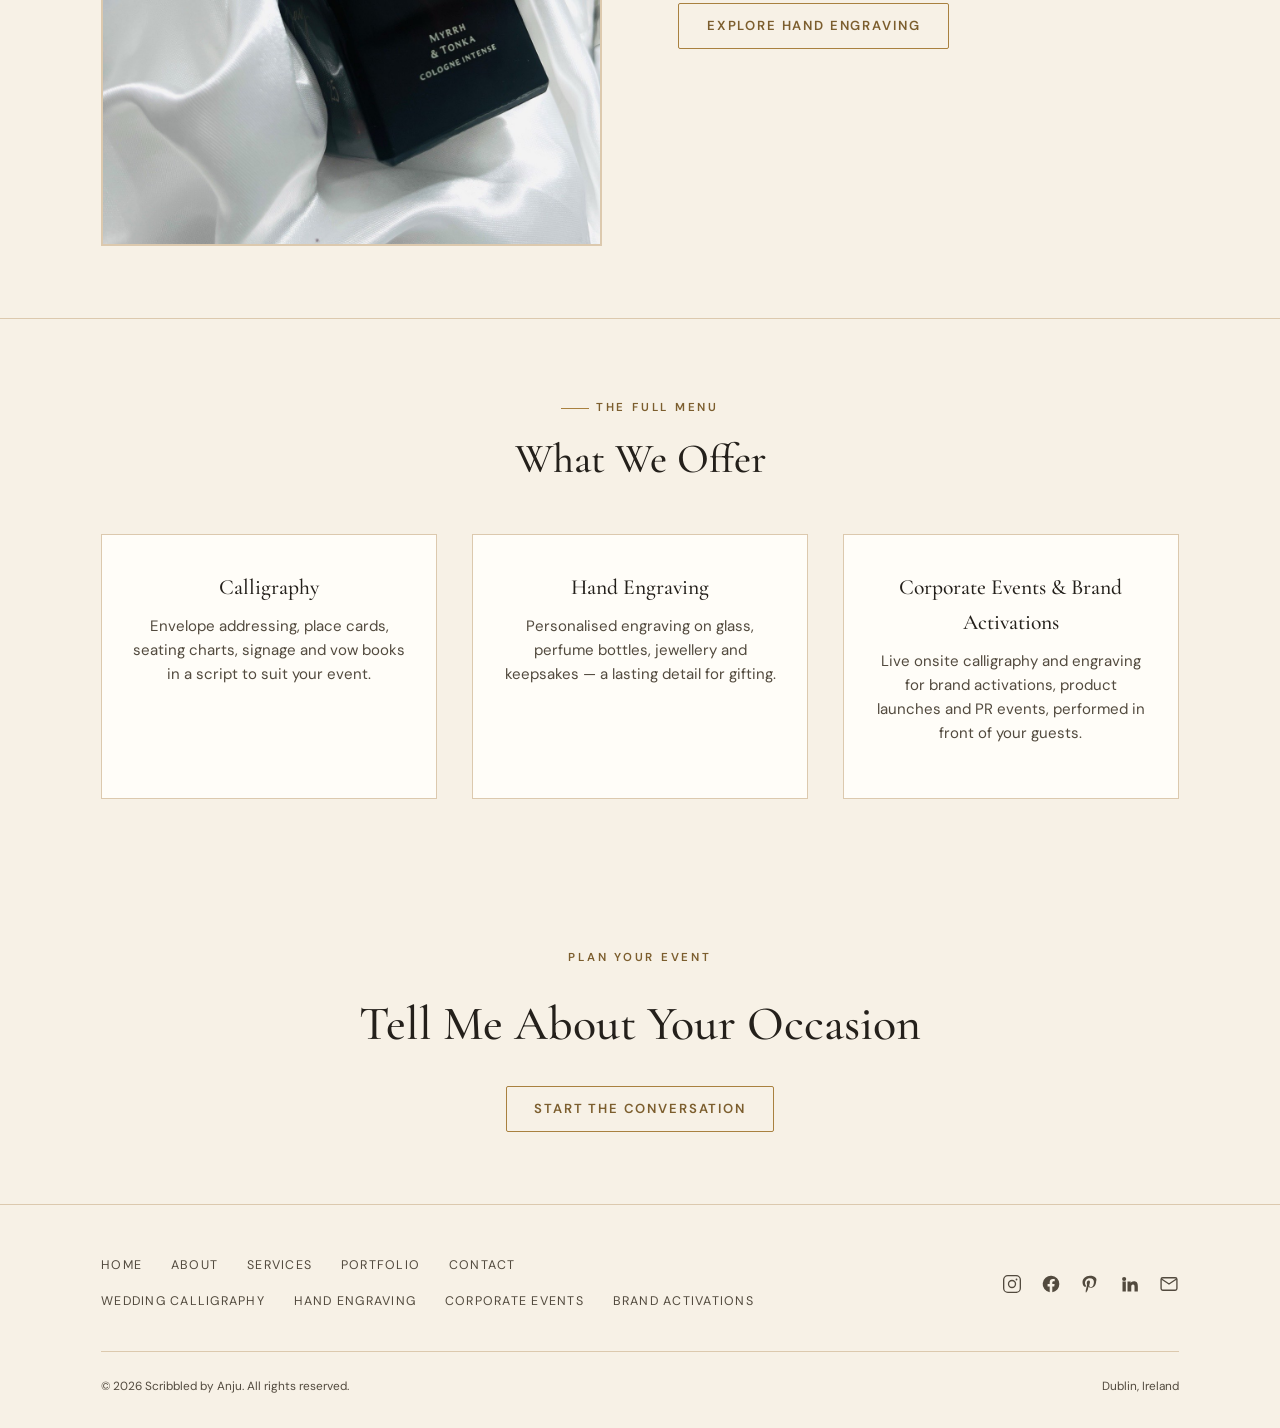
<file: services.html>
<!doctype html>
<html lang="en">
<head>
<meta charset="UTF-8">
<meta name="viewport" content="width=device-width, initial-scale=1.0">
<!-- Google tag (gtag.js) -->
<script async src="https://www.googletagmanager.com/gtag/js?id=G-6YBCF7463E"></script>
<script>
  window.dataLayer = window.dataLayer || [];
  function gtag(){dataLayer.push(arguments);}
  gtag('js', new Date());
  gtag('config', 'G-6YBCF7463E');
</script>
<title>Services — Scribbled by Anju</title>
<meta name="description" content="Calligraphy, hand engraving and corporate event personalisation for weddings, private clients and corporate events in Dublin, Ireland.">
<link rel="icon" type="image/png" href="assets/img/favicon.png">
<link rel="apple-touch-icon" href="assets/img/apple-touch-icon.png">
<meta property="og:type" content="website">
<meta property="og:site_name" content="Scribbled by Anju">
<meta property="og:title" content="Services — Scribbled by Anju">
<meta property="og:description" content="Calligraphy, hand engraving and corporate event personalisation for weddings, private clients and corporate events in Dublin, Ireland.">
<meta property="og:image" content="https://www.scribbledbyanju.com/assets/img/downloaded/live-calligraphy-brand-activation.jpg">
<meta property="og:url" content="https://www.scribbledbyanju.com/services">
<meta property="og:locale" content="en_IE">
<meta name="twitter:card" content="summary_large_image">
<meta name="twitter:title" content="Services — Scribbled by Anju">
<meta name="twitter:image" content="https://www.scribbledbyanju.com/assets/img/downloaded/live-calligraphy-brand-activation.jpg">
<link rel="canonical" href="https://www.scribbledbyanju.com/services">
<link rel="stylesheet" href="assets/css/style.css">
<script type="application/ld+json">
{
  "@context": "https://schema.org",
  "@type": "Service",
  "serviceType": "Calligraphy, hand engraving and corporate event personalisation",
  "name": "Calligraphy &amp; Engraving Services — Scribbled by Anju",
  "url": "https://www.scribbledbyanju.com/services",
  "description": "Calligraphy, hand engraving and corporate event personalisation for weddings, private clients and corporate events in Dublin, Ireland.",
  "areaServed": "IE",
  "provider": {
    "@type": "LocalBusiness",
    "name": "Scribbled by Anju",
    "url": "https://www.scribbledbyanju.com/"
  }
}
</script>
<script type="application/ld+json">
{
  "@context": "https://schema.org",
  "@type": "BreadcrumbList",
  "itemListElement": [
    { "@type": "ListItem", "position": 1, "name": "Home", "item": "https://www.scribbledbyanju.com/" },
    { "@type": "ListItem", "position": 2, "name": "Services", "item": "https://www.scribbledbyanju.com/services" }
  ]
}
</script>
</head>
<body>

<header class="site-header">
  <div class="wrap header-inner">
    <div class="nav-group left">
      <a href="/about">About</a>
      <a href="/services" class="active">Services</a>
    </div>
    <a href="/" class="brand-mark">
      <span class="monogram monogram-logo"><img src="assets/img/downloaded/signature.jpg" alt="Scribbled by Anju logo" loading="lazy" width="600" height="300"></span>
      <span class="brand-sub">Purveyor of Fine Penmanship</span>
    </a>
    <div class="nav-group right">
      <a href="/portfolio">Portfolio</a>
      <a href="/contact">Contact</a>
    </div>
    <button class="search-toggle" aria-label="Search"><svg viewBox="0 0 24 24" fill="none" stroke="currentColor" stroke-width="2"><circle cx="11" cy="11" r="7"/><line x1="21" y1="21" x2="16.65" y2="16.65"/></svg></button>
    <button class="nav-toggle" aria-label="Toggle menu"><span></span><span></span><span></span></button>
  </div>
</header>

<div class="search-overlay" aria-hidden="true">
  <div class="search-panel">
    <div class="search-field">
      <svg viewBox="0 0 24 24" fill="none" stroke="currentColor" stroke-width="2"><circle cx="11" cy="11" r="7"/><line x1="21" y1="21" x2="16.65" y2="16.65"/></svg>
      <input type="text" placeholder="Search services, portfolio, pages…" aria-label="Search the site">
      <button class="search-close" aria-label="Close search">&times;</button>
    </div>
    <div class="search-results"></div>
  </div>
</div>


<main>

  <section class="page-hero">
    <div class="wrap">
      <span class="eyebrow" style="justify-content:center;">Services</span>
      <h1>Calligraphy &amp; Engraving, Tailored to the Occasion</h1>
      <p>Luxury live personalisation experiences crafted for brand activations, PR events, weddings and a thoughtful bespoke in-studio work service in Dublin &amp; across Ireland. Handmade with heart to make your moments unforgettable.</p>
    </div>
  </section>

  <section class="reveal">
    <div class="wrap split reverse">
      <div class="media">
        <div class="ph ph-photo"><img src="assets/img/brand-activation-chanel-perfume-bottle-engraving.jpg" alt="Live engraving event for a brand activation featuring hand engraving of a Chanel perfume bottle in Dublin" loading="lazy" width="990" height="1589"></div>
      </div>
      <div class="copy">
        <span class="eyebrow">For Brands &amp; Retail</span>
        <h2>Live Calligraphy &amp; Engraving for Brand Activations</h2>
        <p>As a live event artist, we offer live calligraphy and engraving stations that turn any launch or pop-up into a moment guests want to share. See how it works for brand activations across Dublin and Ireland.</p>
        <a href="/brand-activations" class="btn btn-gold">Explore Brand Activations</a>
      </div>
    </div>
  </section>

  <hr class="divider">

  <section class="reveal">
    <div class="wrap split">
      <div class="media">
        <div class="ph ph-photo"><img src="assets/img/downloaded/handwritten-wedding-envelopes.jpg" alt="Hand-lettered wedding envelope calligraphy" loading="lazy" width="1600" height="1200"></div>
      </div>
      <div class="copy">
        <span class="eyebrow">For Your Wedding</span>
        <h2>Wedding Calligraphy Dublin | Bespoke Wedding Stationery</h2>
        <p>From envelope addressing to vow books, every piece of your wedding stationery can be hand-lettered to match your day. Explore the full suite of wedding calligraphy services.</p>
        <a href="/wedding-calligraphy" class="btn btn-gold">Explore Wedding Calligraphy</a>
      </div>
    </div>
  </section>

  <hr class="divider">

  <section class="reveal">
    <div class="wrap split reverse">
      <div class="media">
        <div class="ph ph-photo"><img src="assets/img/downloaded/dublin-corporate-event.jpg" alt="Live calligraphy at a Dublin corporate event" loading="lazy" width="1600" height="2133"></div>
      </div>
      <div class="copy">
        <span class="eyebrow">For Corporate Clients</span>
        <h2>Corporate Events &amp; Gifting in Ireland</h2>
        <p>Give your next PR event, product launch or VIP gifting programme a personal, handcrafted touch guests won't forget. See examples of past corporate work.</p>
        <a href="/corporate-events" class="btn btn-gold">Explore Corporate Events</a>
      </div>
    </div>
  </section>

  <hr class="divider">

  <section class="reveal">
    <div class="wrap split">
      <div class="media">
        <div class="ph ph-photo"><img src="assets/img/downloaded/hand-engraved-perfume-bottle.jpg" alt="Hand-engraved perfume bottle with personalised initials" loading="lazy" width="1200" height="1600"></div>
      </div>
      <div class="copy">
        <span class="eyebrow">A Lasting Detail</span>
        <h2>Hand Engraving</h2>
        <p>Live at your event or finished by hand in the studio, engraving turns an ordinary gift into a lasting keepsake. Discover what can be engraved.</p>
        <a href="/hand-engraving" class="btn btn-gold">Explore Hand Engraving</a>
      </div>
    </div>
  </section>

  <hr class="divider">

  <section class="reveal">
    <div class="wrap">
      <div class="section-head" style="text-align:center;">
        <span class="eyebrow" style="justify-content:center;">The Full Menu</span>
        <h2>What We Offer</h2>
      </div>
      <div class="services-grid">
        <div class="service-card">
          <h3>Calligraphy</h3>
          <p>Envelope addressing, place cards, seating charts, signage and vow books in a script to suit your event.</p>
        </div>
        <div class="service-card">
          <h3>Hand Engraving</h3>
          <p>Personalised engraving on glass, perfume bottles, jewellery and keepsakes — a lasting detail for gifting.</p>
        </div>
        <div class="service-card">
          <h3>Corporate Events &amp; Brand Activations</h3>
          <p>Live onsite calligraphy and engraving for brand activations, product launches and PR events, performed in front of your guests.</p>
        </div>
      </div>
    </div>
  </section>

  <section class="cta-band reveal">
    <div class="wrap">
      <span class="eyebrow">Plan Your Event</span>
      <h2>Tell Me About Your Occasion</h2>
      <a href="/contact" class="btn btn-gold">Start the Conversation</a>
    </div>
  </section>

</main>

<footer class="site-footer">
  <div class="wrap">
    <div class="footer-grid">
      <div class="footer-nav-col">
        <nav class="footer-nav" aria-label="Footer">
          <a href="/">Home</a>
          <a href="/about">About</a>
          <a href="/services">Services</a>
          <a href="/portfolio">Portfolio</a>
          <a href="/contact">Contact</a>
        </nav>
        <nav class="footer-services" aria-label="Our Services">
          <a href="/wedding-calligraphy">Wedding Calligraphy</a>
          <a href="/hand-engraving">Hand Engraving</a>
          <a href="/corporate-events">Corporate Events</a>
          <a href="/brand-activations">Brand Activations</a>
        </nav>
      </div>
      <div class="footer-social">
        <a href="https://www.instagram.com/scribbledbyanju" target="_blank" rel="noopener" aria-label="Instagram">
          <svg viewBox="0 0 24 24" width="20" height="20" fill="none" stroke="currentColor" stroke-width="1.6" stroke-linecap="round" stroke-linejoin="round"><rect x="2" y="2" width="20" height="20" rx="5"/><circle cx="12" cy="12" r="4.2"/><circle cx="17.4" cy="6.6" r="1.1" fill="currentColor" stroke="none"/></svg>
        </a>
        <a href="https://www.facebook.com/share/1Ez8Nd4Cek/" target="_blank" rel="noopener" aria-label="Facebook">
          <svg viewBox="0 0 24 24" width="20" height="20" fill="currentColor"><path d="M22 12a10 10 0 1 0-11.56 9.88v-6.99H7.9V12h2.54V9.8c0-2.5 1.49-3.89 3.77-3.89 1.09 0 2.24.2 2.24.2v2.46h-1.26c-1.24 0-1.63.77-1.63 1.56V12h2.78l-.44 2.89h-2.34v6.99A10 10 0 0 0 22 12z"/></svg>
        </a>
        <a href="https://in.pinterest.com/scribbledbyanju" target="_blank" rel="noopener" aria-label="Pinterest">
          <svg viewBox="0 0 24 24" width="20" height="20" fill="currentColor"><path d="M12 2C6.5 2 3 5.6 3 9.9c0 2.6 1 4.9 3.1 5.8.3.1.6 0 .7-.4l.3-1.1c.1-.3 0-.5-.2-.7-.6-.7-.9-1.5-.9-2.7 0-2.9 2.2-5.6 5.8-5.6 3.2 0 4.9 1.9 4.9 4.5 0 3.4-1.5 6.2-3.7 6.2-1.2 0-2.2-1-1.9-2.3.3-1.5.9-3 .9-4.1 0-.9-.5-1.7-1.6-1.7-1.3 0-2.3 1.3-2.3 3.1 0 1.1.4 1.9.4 1.9l-1.5 6.3c-.3 1.3-.1 2.9 0 3.1 0 .1.2.1.3 0 .1-.2 1.7-2.1 2.2-4l.8-3.1c.4.8 1.6 1.5 2.8 1.5 3.7 0 6.3-3.4 6.3-7.9C21 5.1 17.8 2 12 2z"/></svg>
        </a>
        <a href="https://ie.linkedin.com/in/anju-aakash-aba3a1284" target="_blank" rel="noopener" aria-label="LinkedIn">
          <svg viewBox="0 0 24 24" width="20" height="20" fill="currentColor"><path d="M4.98 3.5a2.5 2.5 0 1 1 0 5 2.5 2.5 0 0 1 0-5zM3 9h4v12H3zM9 9h3.8v1.7h.05c.53-1 1.83-2.05 3.77-2.05 4.03 0 4.78 2.65 4.78 6.1V21h-4v-5.4c0-1.29-.02-2.95-1.8-2.95-1.8 0-2.07 1.4-2.07 2.85V21H9z"/></svg>
        </a>
        <a href="mailto:hello@scribbledbyanju.com" aria-label="Email">
          <svg viewBox="0 0 24 24" width="20" height="20" fill="none" stroke="currentColor" stroke-width="1.6" stroke-linecap="round" stroke-linejoin="round"><rect x="2.5" y="4.5" width="19" height="15" rx="2"/><path d="m3 6 9 6 9-6"/></svg>
        </a>
      </div>
    </div>
    <div class="footer-bottom">
      <span>© 2026 Scribbled by Anju. All rights reserved.</span>
      <span>Dublin, Ireland</span>
    </div>
  </div>
</footer>

<script src="assets/js/search-index.js"></script>
<script src="assets/js/main.js"></script>
</body>
</html>
</file>
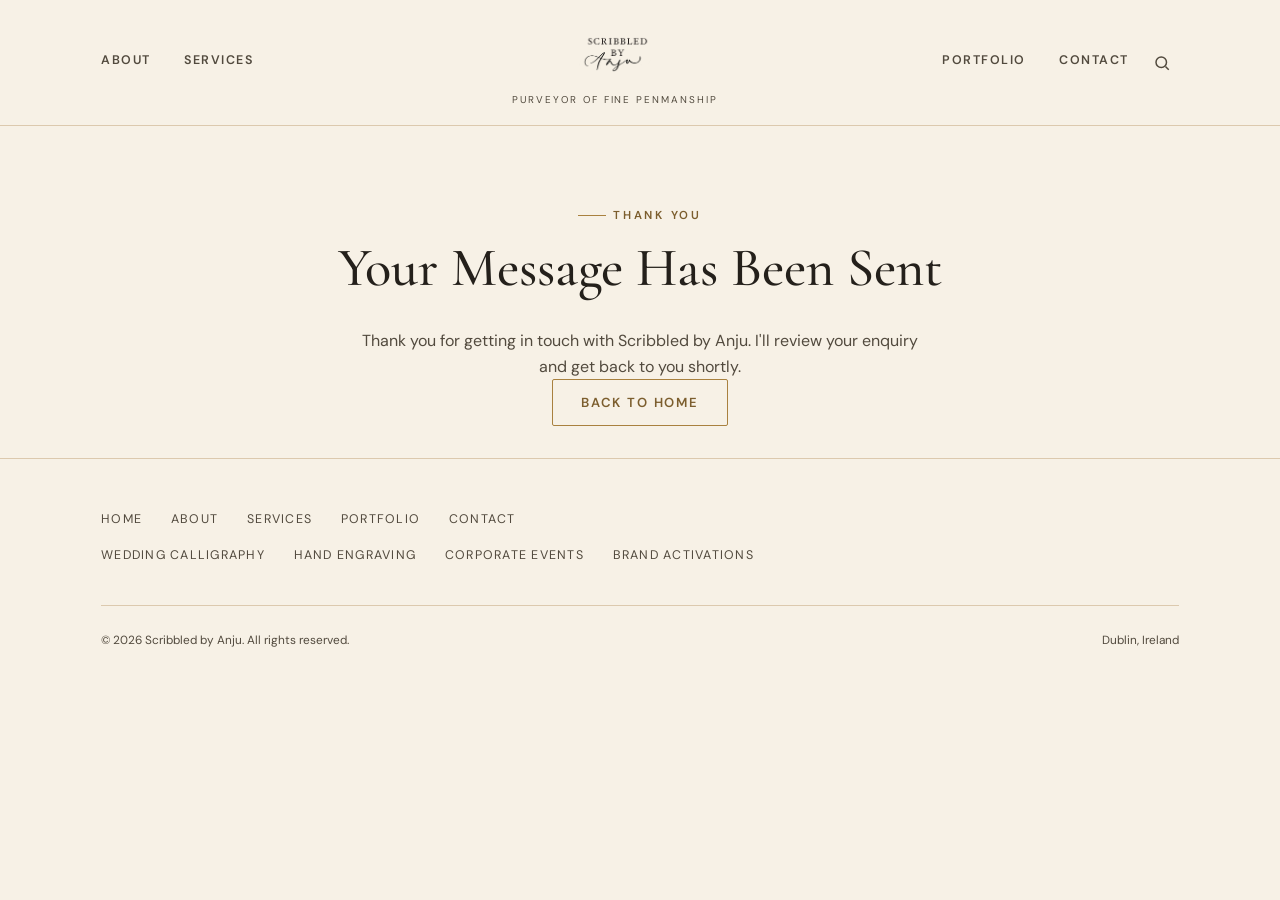
<file: thank-you.html>
<!doctype html>
<html lang="en">
<head>
<meta charset="UTF-8">
<meta name="viewport" content="width=device-width, initial-scale=1.0">
<!-- Google tag (gtag.js) -->
<script async src="https://www.googletagmanager.com/gtag/js?id=G-6YBCF7463E"></script>
<script>
  window.dataLayer = window.dataLayer || [];
  function gtag(){dataLayer.push(arguments);}
  gtag('js', new Date());
  gtag('config', 'G-6YBCF7463E');
</script>
<title>Thank You — Scribbled by Anju</title>
<meta name="description" content="Thank you for reaching out to Scribbled by Anju. Your calligraphy and hand engraving enquiry has been received — we'll be in touch soon.">
<meta name="robots" content="noindex, follow">
<link rel="icon" type="image/png" href="assets/img/favicon.png">
<link rel="apple-touch-icon" href="assets/img/apple-touch-icon.png">
<link rel="stylesheet" href="assets/css/style.css">
</head>
<body>

<header class="site-header">
  <div class="wrap header-inner">
    <div class="nav-group left">
      <a href="/about">About</a>
      <a href="/services">Services</a>
    </div>
    <a href="/" class="brand-mark">
      <span class="monogram monogram-logo"><img src="assets/img/downloaded/signature.jpg" alt="Scribbled by Anju logo" loading="lazy" width="600" height="300"></span>
      <span class="brand-sub">Purveyor of Fine Penmanship</span>
    </a>
    <div class="nav-group right">
      <a href="/portfolio">Portfolio</a>
      <a href="/contact">Contact</a>
    </div>
    <button class="search-toggle" aria-label="Search"><svg viewBox="0 0 24 24" fill="none" stroke="currentColor" stroke-width="2"><circle cx="11" cy="11" r="7"/><line x1="21" y1="21" x2="16.65" y2="16.65"/></svg></button>
    <button class="nav-toggle" aria-label="Toggle menu"><span></span><span></span><span></span></button>
  </div>
</header>

<div class="search-overlay" aria-hidden="true">
  <div class="search-panel">
    <div class="search-field">
      <svg viewBox="0 0 24 24" fill="none" stroke="currentColor" stroke-width="2"><circle cx="11" cy="11" r="7"/><line x1="21" y1="21" x2="16.65" y2="16.65"/></svg>
      <input type="text" placeholder="Search services, portfolio, pages…" aria-label="Search the site">
      <button class="search-close" aria-label="Close search">&times;</button>
    </div>
    <div class="search-results"></div>
  </div>
</div>


<main>
  <section class="page-hero">
    <div class="wrap">
      <span class="eyebrow" style="justify-content:center;">Thank You</span>
      <h1>Your Message Has Been Sent</h1>
      <p>Thank you for getting in touch with Scribbled by Anju. I'll review your enquiry and get back to you shortly.</p>
      <a href="/" class="btn btn-gold">Back to Home</a>
    </div>
  </section>
</main>

<footer class="site-footer">
  <div class="wrap">
    <div class="footer-grid">
      <div class="footer-nav-col">
        <nav class="footer-nav" aria-label="Footer">
          <a href="/">Home</a>
          <a href="/about">About</a>
          <a href="/services">Services</a>
          <a href="/portfolio">Portfolio</a>
          <a href="/contact">Contact</a>
        </nav>
        <nav class="footer-services" aria-label="Our Services">
          <a href="/wedding-calligraphy">Wedding Calligraphy</a>
          <a href="/hand-engraving">Hand Engraving</a>
          <a href="/corporate-events">Corporate Events</a>
          <a href="/brand-activations">Brand Activations</a>
        </nav>
      </div>
    </div>
    <div class="footer-bottom">
      <span>© 2026 Scribbled by Anju. All rights reserved.</span>
      <span>Dublin, Ireland</span>
    </div>
  </div>
</footer>

<script src="assets/js/search-index.js"></script>
<script src="assets/js/main.js"></script>
</body>
</html>
</file>
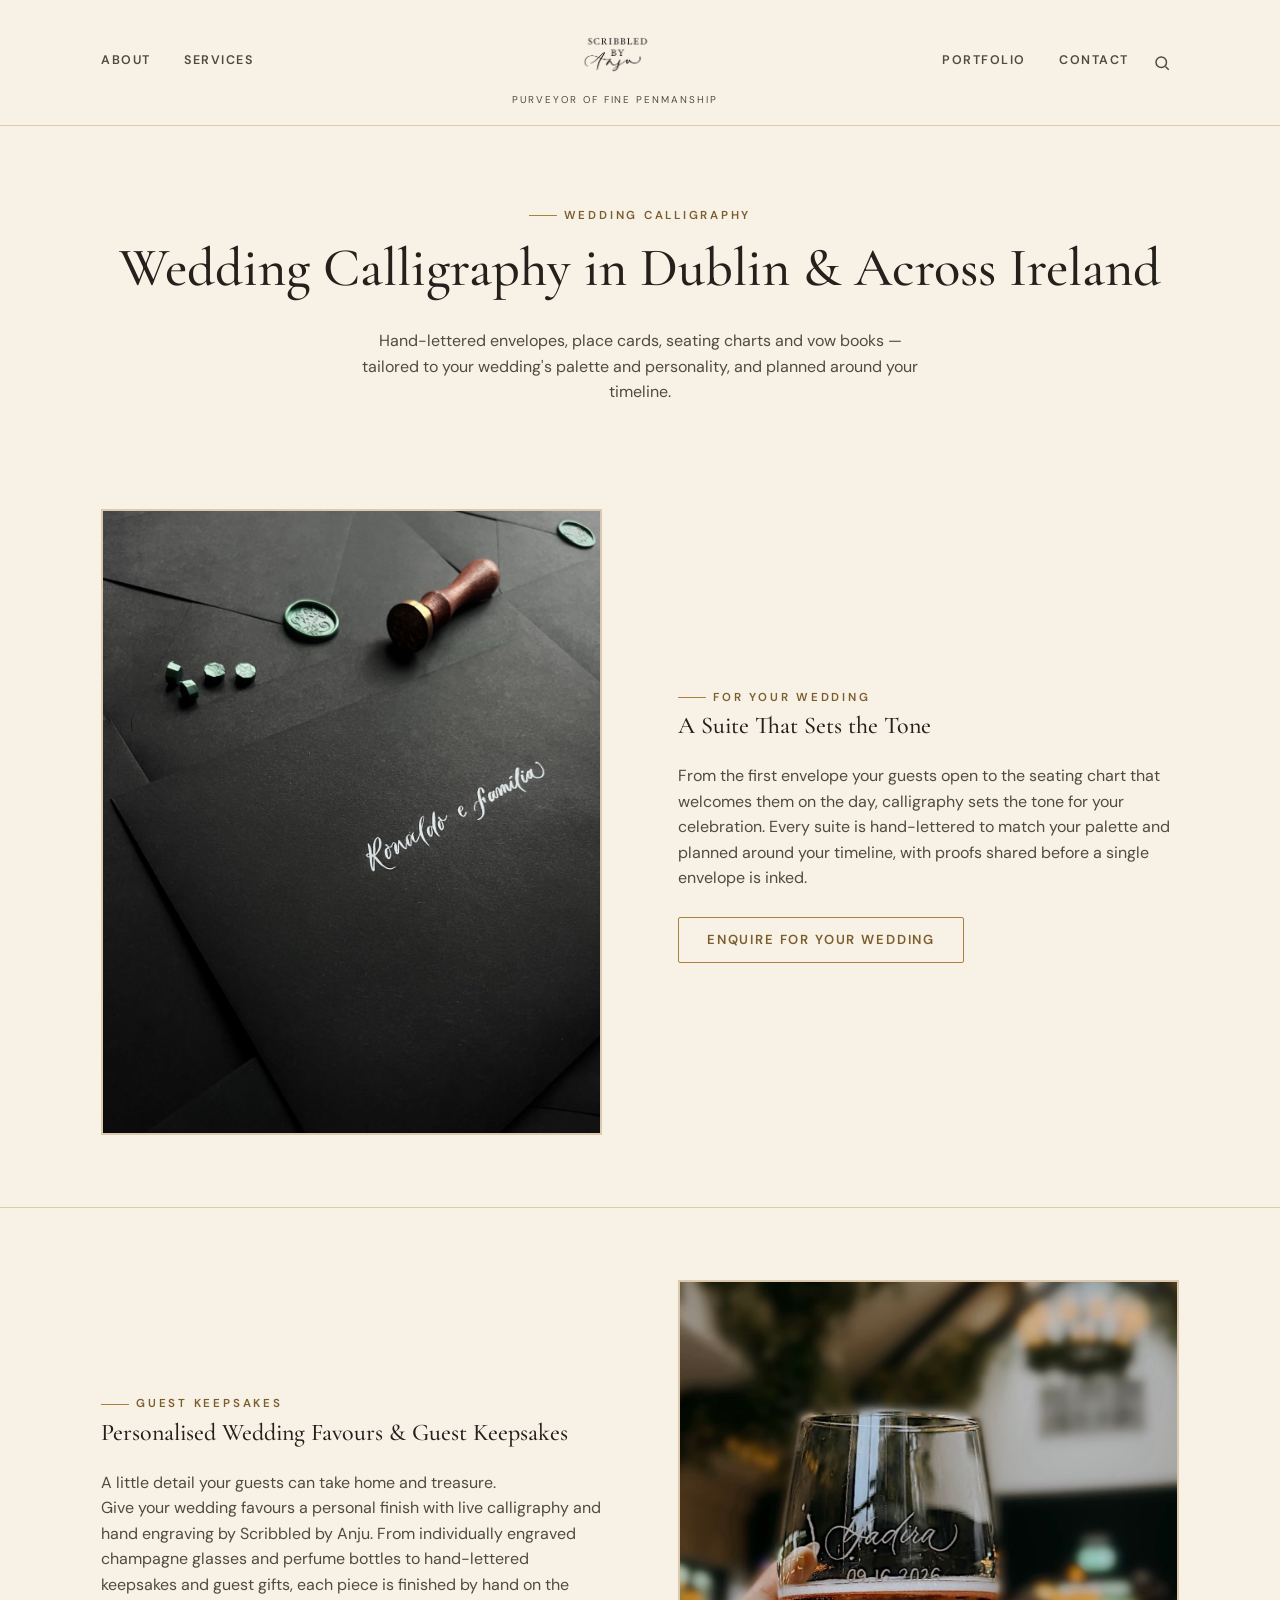
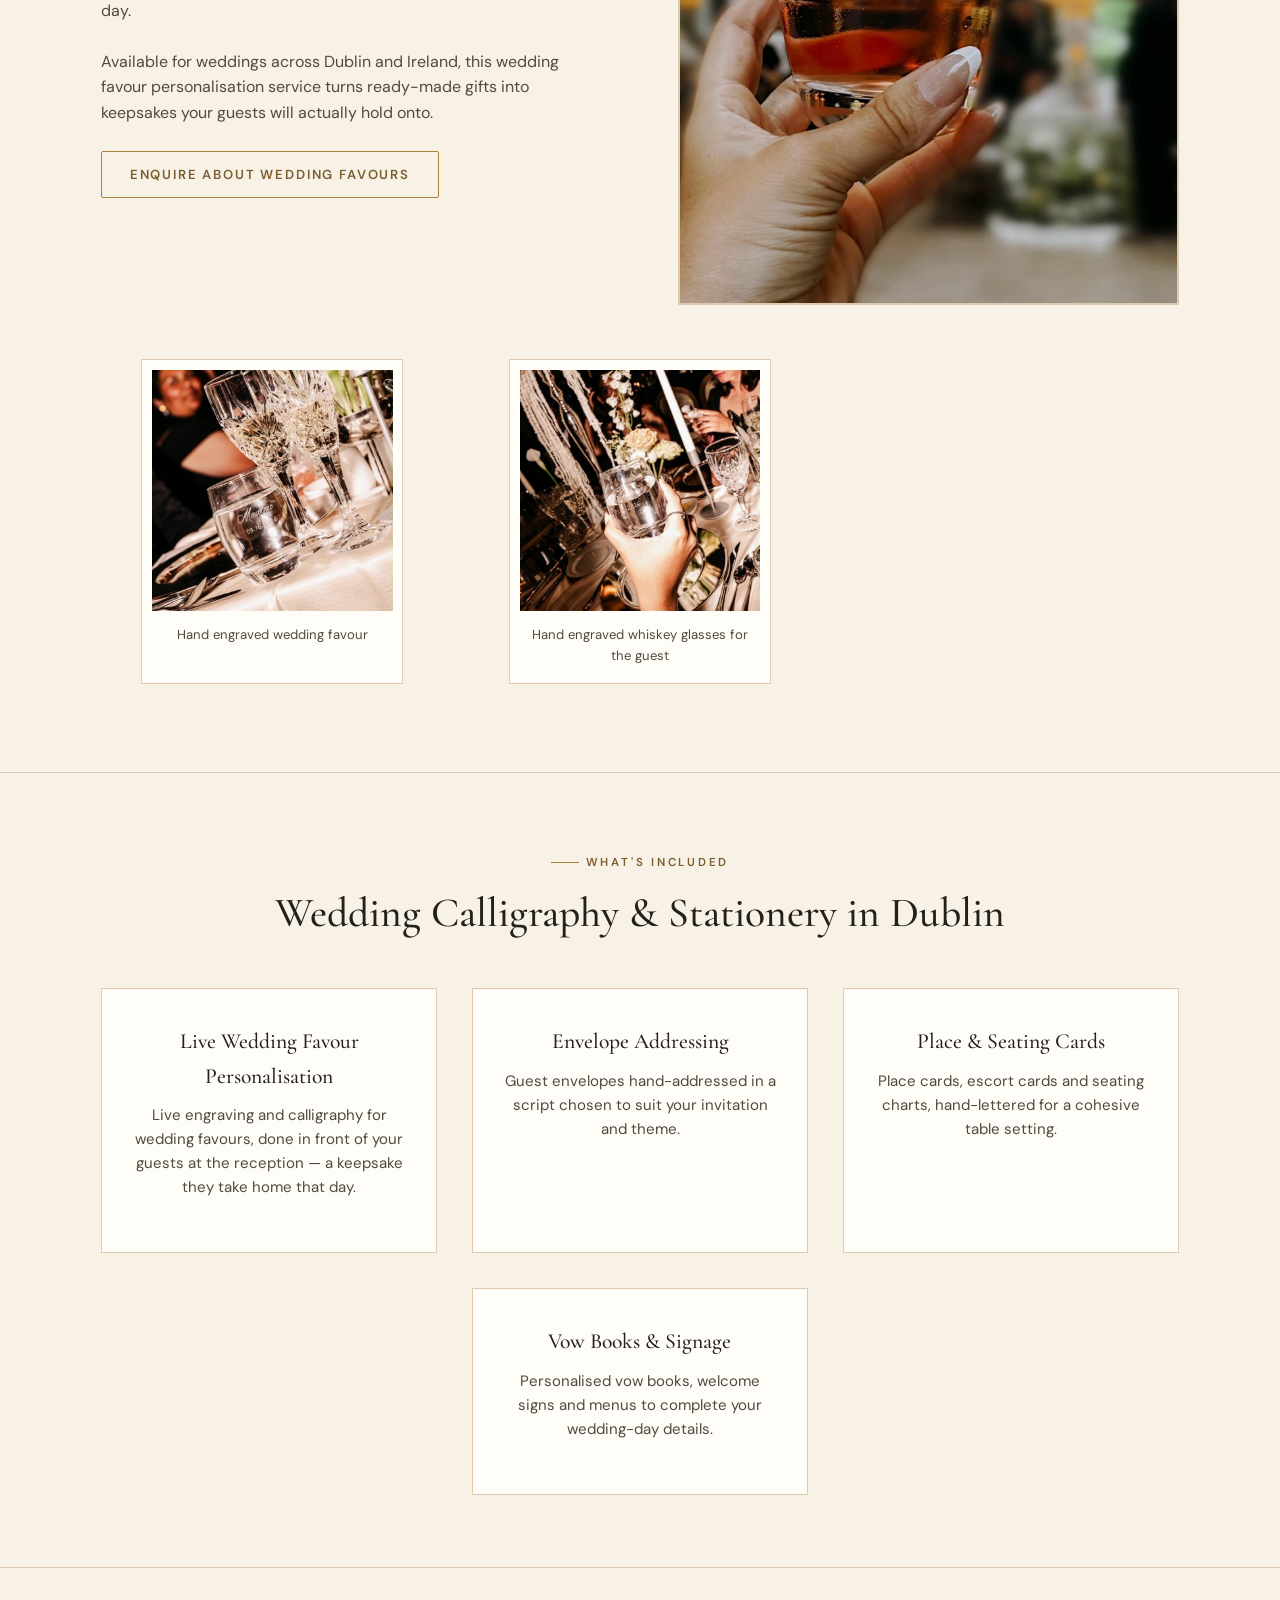
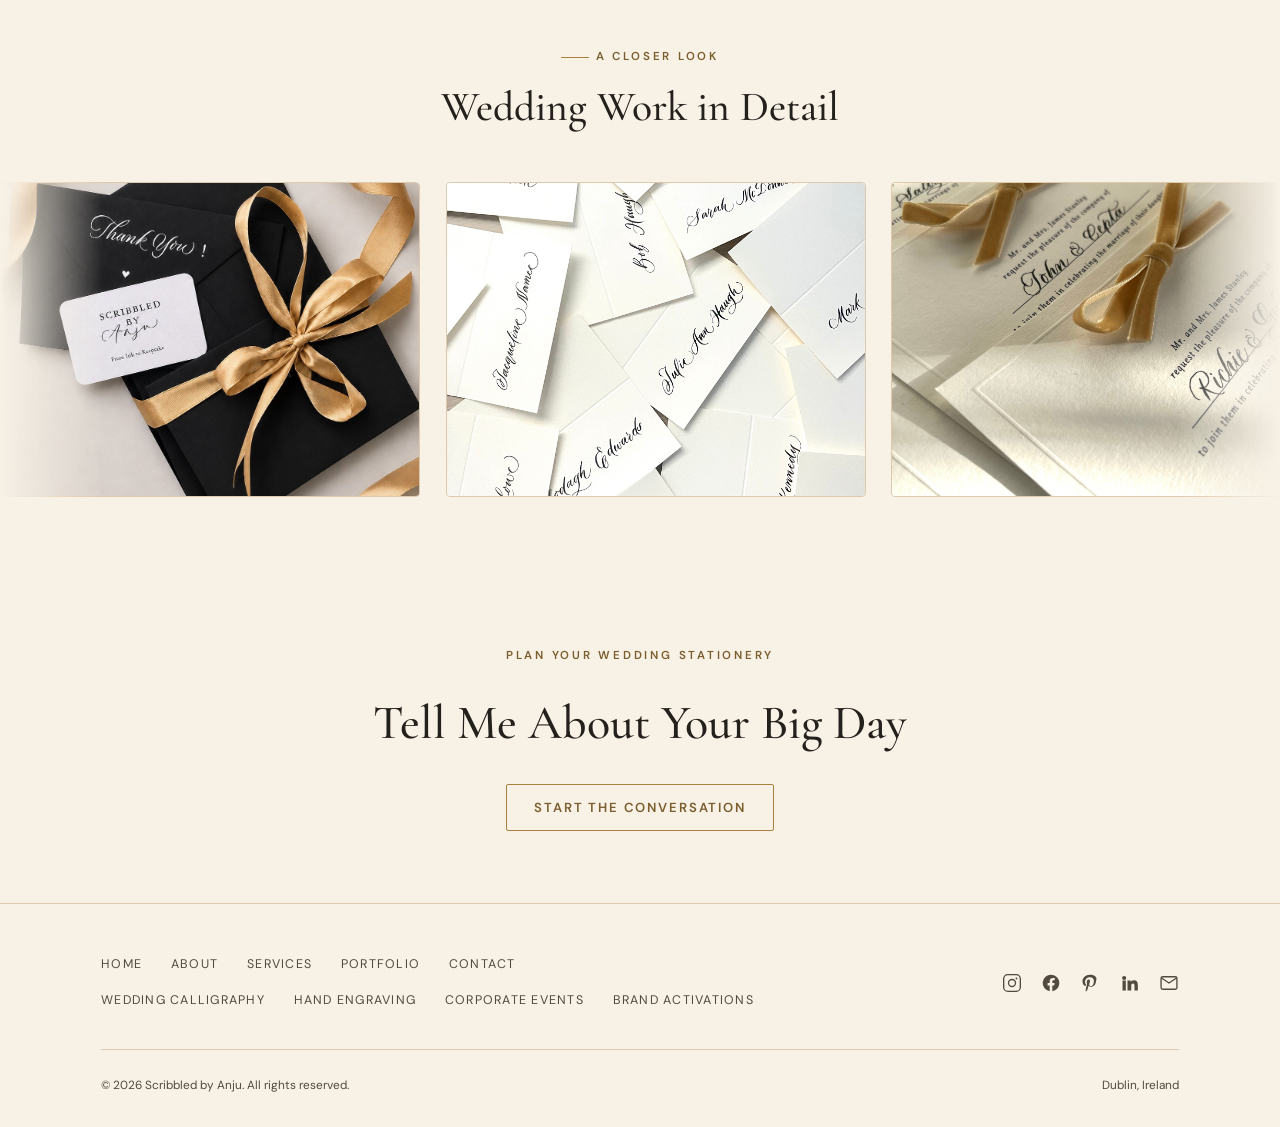
<file: wedding-calligraphy.html>
<!doctype html>
<html lang="en">
<head>
<meta charset="UTF-8">
<meta name="viewport" content="width=device-width, initial-scale=1.0">
<!-- Google tag (gtag.js) -->
<script async src="https://www.googletagmanager.com/gtag/js?id=G-6YBCF7463E"></script>
<script>
  window.dataLayer = window.dataLayer || [];
  function gtag(){dataLayer.push(arguments);}
  gtag('js', new Date());
  gtag('config', 'G-6YBCF7463E');
</script>
<title>Wedding Calligraphy in Dublin — Scribbled by Anju</title>
<meta name="description" content="Bespoke wedding calligraphy in Dublin — hand-lettered envelopes, place cards, seating charts and vow books, tailored to your wedding's style.">
<link rel="icon" type="image/png" href="assets/img/favicon.png">
<link rel="apple-touch-icon" href="assets/img/apple-touch-icon.png">
<meta property="og:type" content="website">
<meta property="og:site_name" content="Scribbled by Anju">
<meta property="og:title" content="Wedding Calligraphy in Dublin — Scribbled by Anju">
<meta property="og:description" content="Bespoke wedding calligraphy in Dublin, Ireland — hand-lettered envelopes, place cards, seating charts and vow books.">
<meta property="og:image" content="https://www.scribbledbyanju.com/assets/img/downloaded/wedding-envelopes-addressing.jpg">
<meta property="og:url" content="https://www.scribbledbyanju.com/wedding-calligraphy">
<meta property="og:locale" content="en_IE">
<meta name="twitter:card" content="summary_large_image">
<meta name="twitter:title" content="Wedding Calligraphy in Dublin — Scribbled by Anju">
<meta name="twitter:image" content="https://www.scribbledbyanju.com/assets/img/downloaded/wedding-envelopes-addressing.jpg">
<link rel="canonical" href="https://www.scribbledbyanju.com/wedding-calligraphy">
<link rel="stylesheet" href="assets/css/style.css">
<script type="application/ld+json">
{
  "@context": "https://schema.org",
  "@type": "Service",
  "serviceType": "Wedding calligraphy",
  "name": "Wedding Calligraphy in Dublin — Scribbled by Anju",
  "url": "https://www.scribbledbyanju.com/wedding-calligraphy",
  "description": "Bespoke wedding calligraphy in Dublin, Ireland — hand-lettered envelopes, place cards, seating charts and vow books.",
  "areaServed": "IE",
  "provider": {
    "@type": "LocalBusiness",
    "name": "Scribbled by Anju",
    "url": "https://www.scribbledbyanju.com/"
  }
}
</script>
<script type="application/ld+json">
{
  "@context": "https://schema.org",
  "@type": "BreadcrumbList",
  "itemListElement": [
    { "@type": "ListItem", "position": 1, "name": "Home", "item": "https://www.scribbledbyanju.com/" },
    { "@type": "ListItem", "position": 2, "name": "Services", "item": "https://www.scribbledbyanju.com/services" },
    { "@type": "ListItem", "position": 3, "name": "Wedding Calligraphy", "item": "https://www.scribbledbyanju.com/wedding-calligraphy" }
  ]
}
</script>
</head>
<body>

<header class="site-header">
  <div class="wrap header-inner">
    <div class="nav-group left">
      <a href="/about">About</a>
      <a href="/services">Services</a>
    </div>
    <a href="/" class="brand-mark">
      <span class="monogram monogram-logo"><img src="assets/img/downloaded/signature.jpg" alt="Scribbled by Anju logo" loading="lazy" width="600" height="300"></span>
      <span class="brand-sub">Purveyor of Fine Penmanship</span>
    </a>
    <div class="nav-group right">
      <a href="/portfolio">Portfolio</a>
      <a href="/contact">Contact</a>
    </div>
    <button class="search-toggle" aria-label="Search"><svg viewBox="0 0 24 24" fill="none" stroke="currentColor" stroke-width="2"><circle cx="11" cy="11" r="7"/><line x1="21" y1="21" x2="16.65" y2="16.65"/></svg></button>
    <button class="nav-toggle" aria-label="Toggle menu"><span></span><span></span><span></span></button>
  </div>
</header>

<div class="search-overlay" aria-hidden="true">
  <div class="search-panel">
    <div class="search-field">
      <svg viewBox="0 0 24 24" fill="none" stroke="currentColor" stroke-width="2"><circle cx="11" cy="11" r="7"/><line x1="21" y1="21" x2="16.65" y2="16.65"/></svg>
      <input type="text" placeholder="Search services, portfolio, pages…" aria-label="Search the site">
      <button class="search-close" aria-label="Close search">&times;</button>
    </div>
    <div class="search-results"></div>
  </div>
</div>


<main>

  <section class="page-hero">
    <div class="wrap">
      <span class="eyebrow" style="justify-content:center;">Wedding Calligraphy</span>
      <h1>Wedding Calligraphy in Dublin &amp; Across Ireland</h1>
      <p>Hand-lettered envelopes, place cards, seating charts and vow books — tailored to your wedding's palette and personality, and planned around your timeline.</p>
    </div>
  </section>

  <section class="reveal">
    <div class="wrap split">
      <div class="media">
        <div class="ph ph-photo"><img src="assets/img/downloaded/wedding-envelopes-addressing.jpg" alt="Hand-lettered wedding envelope suite in white calligraphy on black paper with green wax seals" loading="lazy" width="1200" height="1600"></div>
      </div>
      <div class="copy">
        <span class="eyebrow">For Your Wedding</span>
        <h2>A Suite That Sets the Tone</h2>
        <p>From the first envelope your guests open to the seating chart that welcomes them on the day, calligraphy sets the tone for your celebration. Every suite is hand-lettered to match your palette and planned around your timeline, with proofs shared before a single envelope is inked.</p>
        <a href="/contact" class="btn btn-gold">Enquire for Your Wedding</a>
      </div>
    </div>
  </section>

  <hr class="divider">

  <section class="reveal">
    <div class="wrap split reverse">
      <div class="media">
        <div class="ph ph-photo"><img src="assets/img/downloaded/wedding-favour-calligraphy-engraving.jpg" alt="Personalised wedding favour with live hand calligraphy and engraving by Scribbled by Anju" loading="lazy" width="854" height="1200"></div>
      </div>
      <div class="copy">
        <span class="eyebrow">Guest Keepsakes</span>
        <h2>Personalised Wedding Favours &amp; Guest Keepsakes</h2>
        <p style="margin-bottom:0;">A little detail your guests can take home and treasure.</p>
        <p style="margin-top:0;">Give your wedding favours a personal finish with live calligraphy and hand engraving by Scribbled by Anju. From individually engraved champagne glasses and perfume bottles to hand-lettered keepsakes and guest gifts, each piece is finished by hand on the day.</p>
        <p>Available for weddings across Dublin and Ireland, this wedding favour personalisation service turns ready-made gifts into keepsakes your guests will actually hold onto.</p>
        <a href="/contact" class="btn btn-gold">Enquire About Wedding Favours</a>
      </div>
    </div>
    <div class="wrap" style="margin-top:2.4rem;">
      <div class="works-grid">
        <figure class="work-card">
          <div class="ph ph-photo"><img src="assets/img/downloaded/calligraphy-engraved-wedding-gift.jpg" alt="Hand-lettered calligraphy on an engraved wedding gift keepsake" loading="lazy" width="732" height="1100"></div>
          <figcaption>Hand engraved wedding favour</figcaption>
        </figure>
        <figure class="work-card">
          <div class="ph ph-photo"><img src="assets/img/downloaded/wedding-gift-hand-engraved.jpg" alt="Hand-engraved whiskey glasses for wedding guests" loading="lazy" width="732" height="1100"></div>
          <figcaption>Hand engraved whiskey glasses for the guest</figcaption>
        </figure>
      </div>
    </div>
  </section>

  <hr class="divider">

  <section class="reveal">
    <div class="wrap">
      <div class="section-head" style="text-align:center;">
        <span class="eyebrow" style="justify-content:center;">What's Included</span>
        <h2>Wedding Calligraphy &amp; Stationery in Dublin</h2>
      </div>
      <div class="services-grid center-last">
        <div class="service-card">
          <h3>Live Wedding Favour Personalisation</h3>
          <p>Live engraving and calligraphy for wedding favours, done in front of your guests at the reception — a keepsake they take home that day.</p>
        </div>
        <div class="service-card">
          <h3>Envelope Addressing</h3>
          <p>Guest envelopes hand-addressed in a script chosen to suit your invitation and theme.</p>
        </div>
        <div class="service-card">
          <h3>Place &amp; Seating Cards</h3>
          <p>Place cards, escort cards and seating charts, hand-lettered for a cohesive table setting.</p>
        </div>
        <div class="service-card">
          <h3>Vow Books &amp; Signage</h3>
          <p>Personalised vow books, welcome signs and menus to complete your wedding-day details.</p>
        </div>
      </div>
    </div>
  </section>

  <hr class="divider">

  <section class="reveal">
    <div class="wrap">
      <div class="section-head" style="text-align:center;">
        <span class="eyebrow" style="justify-content:center;">A Closer Look</span>
        <h2>Wedding Work in Detail</h2>
      </div>
    </div>
    <div class="auto-carousel" aria-label="Wedding calligraphy gallery">
      <div class="auto-carousel-track">
        <div class="auto-slide"><img src="assets/img/downloaded/ireland-calligrapher.jpg" alt="Ireland-based calligrapher at work" loading="lazy" width="1086" height="1448"></div>
        <div class="auto-slide"><img src="assets/img/downloaded/wedding-placecards.jpg" alt="Hand-lettered wedding place cards" loading="lazy" width="1600" height="2133"></div>
        <div class="auto-slide"><img src="assets/img/downloaded/wedding-invitation.jpg" alt="Hand-lettered wedding invitation" loading="lazy" width="1600" height="2133"></div>
        <div class="auto-slide"><img src="assets/img/downloaded/wedding-table-place-card.jpg" alt="Hand-lettered wedding table place card" loading="lazy" width="1086" height="1448"></div>
        <div class="auto-slide"><img class="crop-ring-box" src="assets/img/downloaded/wooden-ring-box-hand-engraved.jpg" alt="Hand-engraved wooden wedding ring box" loading="lazy" width="1600" height="2133"></div>
        <!-- duplicate set for seamless loop -->
        <div class="auto-slide" aria-hidden="true"><img src="assets/img/downloaded/ireland-calligrapher.jpg" alt="" loading="lazy" width="1086" height="1448"></div>
        <div class="auto-slide" aria-hidden="true"><img src="assets/img/downloaded/wedding-placecards.jpg" alt="" loading="lazy" width="1600" height="2133"></div>
        <div class="auto-slide" aria-hidden="true"><img src="assets/img/downloaded/wedding-invitation.jpg" alt="" loading="lazy" width="1600" height="2133"></div>
        <div class="auto-slide" aria-hidden="true"><img src="assets/img/downloaded/wedding-table-place-card.jpg" alt="" loading="lazy" width="1086" height="1448"></div>
        <div class="auto-slide" aria-hidden="true"><img class="crop-ring-box" src="assets/img/downloaded/wooden-ring-box-hand-engraved.jpg" alt="" loading="lazy" width="1600" height="2133"></div>
        <div class="auto-slide" aria-hidden="true"><img src="assets/img/downloaded/wooden-ring-box-hand-engraved.jpg" alt="" loading="lazy" width="1600" height="2133"></div>
      </div>
    </div>
  </section>

  <section class="cta-band reveal">
    <div class="wrap">
      <span class="eyebrow">Plan Your Wedding Stationery</span>
      <h2>Tell Me About Your Big Day</h2>
      <a href="/contact" class="btn btn-gold">Start the Conversation</a>
    </div>
  </section>

</main>

<footer class="site-footer">
  <div class="wrap">
    <div class="footer-grid">
      <div class="footer-nav-col">
        <nav class="footer-nav" aria-label="Footer">
          <a href="/">Home</a>
          <a href="/about">About</a>
          <a href="/services">Services</a>
          <a href="/portfolio">Portfolio</a>
          <a href="/contact">Contact</a>
        </nav>
        <nav class="footer-services" aria-label="Our Services">
          <a href="/wedding-calligraphy">Wedding Calligraphy</a>
          <a href="/hand-engraving">Hand Engraving</a>
          <a href="/corporate-events">Corporate Events</a>
          <a href="/brand-activations">Brand Activations</a>
        </nav>
      </div>
      <div class="footer-social">
        <a href="https://www.instagram.com/scribbledbyanju" target="_blank" rel="noopener" aria-label="Instagram">
          <svg viewBox="0 0 24 24" width="20" height="20" fill="none" stroke="currentColor" stroke-width="1.6" stroke-linecap="round" stroke-linejoin="round"><rect x="2" y="2" width="20" height="20" rx="5"/><circle cx="12" cy="12" r="4.2"/><circle cx="17.4" cy="6.6" r="1.1" fill="currentColor" stroke="none"/></svg>
        </a>
        <a href="https://www.facebook.com/share/1Ez8Nd4Cek/" target="_blank" rel="noopener" aria-label="Facebook">
          <svg viewBox="0 0 24 24" width="20" height="20" fill="currentColor"><path d="M22 12a10 10 0 1 0-11.56 9.88v-6.99H7.9V12h2.54V9.8c0-2.5 1.49-3.89 3.77-3.89 1.09 0 2.24.2 2.24.2v2.46h-1.26c-1.24 0-1.63.77-1.63 1.56V12h2.78l-.44 2.89h-2.34v6.99A10 10 0 0 0 22 12z"/></svg>
        </a>
        <a href="https://in.pinterest.com/scribbledbyanju" target="_blank" rel="noopener" aria-label="Pinterest">
          <svg viewBox="0 0 24 24" width="20" height="20" fill="currentColor"><path d="M12 2C6.5 2 3 5.6 3 9.9c0 2.6 1 4.9 3.1 5.8.3.1.6 0 .7-.4l.3-1.1c.1-.3 0-.5-.2-.7-.6-.7-.9-1.5-.9-2.7 0-2.9 2.2-5.6 5.8-5.6 3.2 0 4.9 1.9 4.9 4.5 0 3.4-1.5 6.2-3.7 6.2-1.2 0-2.2-1-1.9-2.3.3-1.5.9-3 .9-4.1 0-.9-.5-1.7-1.6-1.7-1.3 0-2.3 1.3-2.3 3.1 0 1.1.4 1.9.4 1.9l-1.5 6.3c-.3 1.3-.1 2.9 0 3.1 0 .1.2.1.3 0 .1-.2 1.7-2.1 2.2-4l.8-3.1c.4.8 1.6 1.5 2.8 1.5 3.7 0 6.3-3.4 6.3-7.9C21 5.1 17.8 2 12 2z"/></svg>
        </a>
        <a href="https://ie.linkedin.com/in/anju-aakash-aba3a1284" target="_blank" rel="noopener" aria-label="LinkedIn">
          <svg viewBox="0 0 24 24" width="20" height="20" fill="currentColor"><path d="M4.98 3.5a2.5 2.5 0 1 1 0 5 2.5 2.5 0 0 1 0-5zM3 9h4v12H3zM9 9h3.8v1.7h.05c.53-1 1.83-2.05 3.77-2.05 4.03 0 4.78 2.65 4.78 6.1V21h-4v-5.4c0-1.29-.02-2.95-1.8-2.95-1.8 0-2.07 1.4-2.07 2.85V21H9z"/></svg>
        </a>
        <a href="mailto:hello@scribbledbyanju.com" aria-label="Email">
          <svg viewBox="0 0 24 24" width="20" height="20" fill="none" stroke="currentColor" stroke-width="1.6" stroke-linecap="round" stroke-linejoin="round"><rect x="2.5" y="4.5" width="19" height="15" rx="2"/><path d="m3 6 9 6 9-6"/></svg>
        </a>
      </div>
    </div>
    <div class="footer-bottom">
      <span>© 2026 Scribbled by Anju. All rights reserved.</span>
      <span>Dublin, Ireland</span>
    </div>
  </div>
</footer>

<script src="assets/js/search-index.js"></script>
<script src="assets/js/main.js"></script>
</body>
</html>
</file>
<file: assets/css/style.css>
/* =========================================================
   Scribbled by Anju — shared styles
   Palette: ivory + antique gold, Lumière-inspired
   Type: Cormorant Garamond (display) + DM Sans (body/utility)
   ========================================================= */

@import url('https://fonts.googleapis.com/css2?family=Cormorant+Garamond:ital,wght@0,400;0,500;0,600;1,400;1,500&family=DM+Sans:wght@400;500;600&display=swap');

:root{
  --ivory:      #F7F1E6;
  --paper:      #FFFDF8;
  --ink:        #24201B;
  --ink-soft:   #524A3E;
  --gold:       #A9813F;
  --gold-deep:  #7C5E2E;
  --line:       #DCC9AE;

  --display: 'Cormorant Garamond', Georgia, serif;
  --body:    'DM Sans', -apple-system, BlinkMacSystemFont, sans-serif;

  --maxw: 1180px;
  --pad: clamp(1.25rem, 4vw, 4rem);
}

*,*::before,*::after{ box-sizing:border-box; }
html{ scroll-behavior:smooth; }
body{
  margin:0;
  background:var(--ivory);
  color:var(--ink);
  font-family:var(--body);
  font-size:16px;
  line-height:1.6;
  -webkit-font-smoothing:antialiased;
}

@media (prefers-reduced-motion: reduce){
  html{ scroll-behavior:auto; }
  *,*::before,*::after{ animation-duration:0.001ms !important; animation-iteration-count:1 !important; transition-duration:0.001ms !important; }
}

img{ max-width:100%; display:block; }
a{ color:inherit; text-decoration:none; }
button{ font-family:inherit; }

.wrap{ max-width:var(--maxw); margin-inline:auto; padding-inline:var(--pad); }

h1,h2,h3{ font-family:var(--display); font-weight:500; margin:0; color:var(--ink); }

.eyebrow{
  display:inline-flex; align-items:center; gap:.6em;
  font-family:var(--body); font-size:.72rem; font-weight:600;
  letter-spacing:.24em; text-transform:uppercase; color:var(--gold-deep);
}
.eyebrow::before{ content:''; width:28px; height:1px; background:var(--gold); }

.btn{
  display:inline-block; padding:.9em 2.1em;
  font-family:var(--body); font-size:.82rem; font-weight:600;
  letter-spacing:.14em; text-transform:uppercase;
  border:1px solid var(--ink); color:var(--ink);
  border-radius:2px; transition:background .35s ease, color .35s ease, border-color .35s ease;
}
.btn:hover{ background:var(--ink); color:var(--ivory); }
.btn.btn-gold{ border-color:var(--gold); color:var(--gold-deep); }
.btn.btn-gold:hover{ background:var(--gold); border-color:var(--gold); color:var(--paper); }

:focus-visible{ outline:2px solid var(--gold-deep); outline-offset:3px; }

/* ---------- Header ---------- */
.site-header{
  position:sticky; top:0; z-index:50;
  background:rgba(247,241,230,.92); backdrop-filter:blur(6px);
  border-bottom:1px solid var(--line);
}
.header-inner{
  display:flex; align-items:center; justify-content:space-between;
  padding-block:1.1rem; gap:1rem;
}
.nav-group{ display:flex; gap:2.1rem; flex:1; }
.nav-group.right{ justify-content:flex-end; }
.nav-group a{
  font-size:.78rem; letter-spacing:.12em; text-transform:uppercase; font-weight:600;
  color:var(--ink-soft); position:relative; padding-bottom:4px;
}
.nav-group a::after{
  content:''; position:absolute; left:0; bottom:0; width:0; height:1px;
  background:var(--gold-deep); transition:width .3s ease;
}
.nav-group a:hover::after, .nav-group a.active::after{ width:100%; }
.nav-group a.active{ color:var(--ink); }

.brand-mark{ display:flex; flex-direction:column; align-items:center; gap:.15rem; }
.brand-mark .monogram{
  width:44px; height:44px; border:1px solid var(--gold); border-radius:50%;
  display:flex; align-items:center; justify-content:center;
  font-family:var(--display); font-style:italic; font-size:1.35rem; color:var(--gold-deep);
  overflow:hidden;
}
.brand-mark .monogram-logo{ width:72px; height:72px; overflow:visible; border:none; }
.brand-mark .monogram-logo img{ width:100%; height:100%; object-fit:contain; }
.brand-mark .brand-name{
  font-family:var(--display); font-size:1.02rem; letter-spacing:.06em; color:var(--ink);
  white-space:nowrap;
}
.brand-mark .brand-sub{
  font-size:.62rem; letter-spacing:.2em; text-transform:uppercase; color:var(--ink-soft);
}

.nav-toggle{ display:none; background:none; border:none; cursor:pointer; padding:.4rem; }
.nav-toggle span{ display:block; width:24px; height:1px; background:var(--ink); margin:6px 0; transition:transform .3s, opacity .3s; }

@media (max-width: 860px){
  .nav-group{ display:none; }
  .nav-toggle{ display:block; order:3; }
  .header-inner{ flex-wrap:wrap; }
  .brand-mark{ flex:1; align-items:center; text-align:center; }
  .header-inner.mobile-open .nav-group{
    display:flex; flex-basis:100%; order:4;
    flex-direction:column; align-items:center;
    gap:1.2rem; padding:1.2rem 0;
  }
  .header-inner.mobile-open .nav-group.left{
    border-top:1px solid var(--line); padding-bottom:0;
  }
  .header-inner.mobile-open .nav-group.right{
    justify-content:center; padding-top:0;
    border-bottom:1px solid var(--line);
  }
}

/* ---------- Search ---------- */
.search-toggle{
  display:flex; align-items:center; justify-content:center;
  width:34px; height:34px; background:none; border:none; cursor:pointer;
  color:var(--ink-soft); transition:color .25s ease; padding:0;
}
.search-toggle:hover{ color:var(--gold-deep); }
.search-toggle svg{ width:18px; height:18px; display:block; }

.search-overlay{
  position:fixed; inset:0; z-index:100;
  background:rgba(36,32,27,.55); backdrop-filter:blur(2px);
  display:flex; align-items:flex-start; justify-content:center;
  padding:clamp(1.2rem, 8vh, 6rem) 1rem 1rem;
  opacity:0; visibility:hidden; transition:opacity .25s ease;
}
.search-overlay.is-open{ opacity:1; visibility:visible; }
.search-panel{
  background:var(--paper); width:100%; max-width:620px;
  border:1px solid var(--line); border-radius:4px;
  padding:1.5rem; max-height:76vh; display:flex; flex-direction:column;
  box-shadow:0 20px 60px rgba(0,0,0,.25);
  transform:translateY(-12px); transition:transform .25s ease;
}
.search-overlay.is-open .search-panel{ transform:translateY(0); }
.search-field{
  display:flex; align-items:center; gap:.7rem;
  border-bottom:1px solid var(--line); padding-bottom:.9rem; margin-bottom:1rem;
}
.search-field svg{ width:18px; height:18px; color:var(--ink-soft); flex:none; }
.search-field input{
  flex:1; border:none; background:none; outline:none;
  font-family:var(--body); font-size:1.05rem; color:var(--ink);
}
.search-field input::placeholder{ color:var(--ink-soft); opacity:.7; }
.search-close{
  background:none; border:none; cursor:pointer; color:var(--ink-soft);
  font-size:1.3rem; line-height:1; padding:.2rem .3rem;
}
.search-close:hover{ color:var(--ink); }
.search-results{ overflow-y:auto; display:flex; flex-direction:column; gap:.3rem; }
.search-result{
  display:block; padding:.75rem .6rem; border-radius:3px;
  transition:background .2s ease;
}
.search-result:hover, .search-result.is-active{ background:var(--ivory); }
.search-result .r-title{
  font-family:var(--display); font-size:1.12rem; color:var(--ink); display:block;
}
.search-result .r-desc{
  font-size:.86rem; color:var(--ink-soft); margin-top:.15rem; display:block;
}
.search-empty{ color:var(--ink-soft); font-size:.9rem; padding:.6rem; }

/* ---------- Hero ---------- */
.hero{
  position:relative; padding-block:clamp(2rem,6vh,4rem) clamp(3.5rem,10vh,7rem);
  text-align:center; overflow:hidden;
}
.hero .eyebrow{ justify-content:center; margin-bottom:1.4rem; }
.hero .eyebrow::before{ display:none; }
.hero h1{
  font-size:clamp(2.4rem, 6vw, 4.4rem); line-height:1.08; max-width:24ch; margin-inline:auto;
}
.hero h1 em{ font-style:italic; color:inherit; }
.hero p.lede{
  max-width:46ch; margin:1.4rem auto 2.2rem; color:var(--ink-soft); font-size:1.05rem;
}

/* ---------- Sections ---------- */
section{ padding-block:clamp(3.5rem, 8vh, 6rem); }
.section-head{ margin-bottom:2.6rem; }
.section-head h2{ font-size:clamp(1.9rem,4vw,2.6rem); margin-top:.5rem; }
.divider{ height:1px; background:var(--line); border:none; margin:0; }

.split{
  display:grid; grid-template-columns:1fr 1fr; gap:clamp(2rem,6vw,5rem); align-items:center;
}
.split.reverse .media{ order:2; }
@media (max-width:800px){
  .split{ grid-template-columns:1fr; }
  .split.reverse .media{ order:0; }
}
.split .copy p{ color:var(--ink-soft); margin:1.1rem 0 1.6rem; }

/* ---------- FAQ accordion ---------- */
.faq-list{ max-width:760px; margin:0 auto; display:flex; flex-direction:column; gap:.75rem; }
.faq-item{
  border:1px solid var(--line); background:var(--paper); padding:1.1rem 1.4rem;
}
.faq-item summary{
  cursor:pointer; list-style:none; font-family:var(--display); font-size:1.25rem;
  color:var(--ink); display:flex; align-items:center; justify-content:space-between; gap:1rem;
}
.faq-item summary::-webkit-details-marker{ display:none; }
.faq-item summary::after{
  content:"+"; font-family:var(--body); font-size:1.4rem; color:var(--gold); flex:none; line-height:1;
}
.faq-item[open] summary::after{ content:"\2212"; }
.faq-item p{ color:var(--ink-soft); margin:.9rem 0 0; }

/* placeholder image block — swap for real photography */
.ph{
  position:relative; aspect-ratio:4/5; background:
    linear-gradient(135deg, var(--paper), var(--ivory));
  border:1px solid var(--line);
  display:flex; align-items:center; justify-content:center; overflow:hidden;
}
.ph.wide{ aspect-ratio:16/10; }
.ph.square{ aspect-ratio:1/1; }
.ph::before{
  content:''; position:absolute; inset:10px; border:1px solid var(--line);
}
.ph .ph-label{
  font-family:var(--body); font-size:.68rem; letter-spacing:.14em; text-transform:uppercase;
  color:var(--gold-deep); text-align:center; padding:0 1rem;
}
.ph .ph-label small{ display:block; font-size:.62rem; color:var(--ink-soft); margin-top:.4rem; letter-spacing:.08em; text-transform:none; }
.ph.ph-photo{ padding:0; }
.ph.ph-photo::before{ inset:0; z-index:1; pointer-events:none; }
.ph.ph-photo img{ width:100%; height:100%; object-fit:cover; }
.ph.ph-photo.ph-contain{ background:var(--ivory); }
.ph.ph-photo.ph-contain img{ object-fit:contain; object-position:center; }
.ph.ph-photo.no-frame::before{ display:none; }

/* press / brand strip */
.press-strip{
  border-top:1px solid var(--line); border-bottom:1px solid var(--line);
  padding-block:2.2rem;
}
.press-strip .wrap{
  display:flex; flex-wrap:wrap; justify-content:center; gap:1rem 2.6rem;
}
.press-strip span{
  font-family:var(--display); font-style:italic; font-size:1.15rem; color:var(--ink-soft);
  letter-spacing:.02em;
}

/* works grid */
.works-grid{
  display:grid; grid-template-columns:repeat(3,1fr); gap:1.6rem;
}
@media (max-width:900px){ .works-grid{ grid-template-columns:repeat(2,1fr); } }
@media (max-width:560px){ .works-grid{ grid-template-columns:1fr; } }
.work-card{ background:var(--paper); padding:.6rem .6rem 1.1rem; border:1px solid var(--line);
  transform:rotate(var(--tilt,0deg)); transition:transform .35s ease, box-shadow .35s ease; }
.work-card:hover{ transform:rotate(0deg) translateY(-4px); box-shadow:0 18px 30px -20px rgba(36,32,27,.35); }
.work-card .ph{ aspect-ratio:1/1; border:none; }
.work-card .ph::before{ inset:0; border:none; }
.work-card figcaption{ padding:.8rem .3rem 0; font-size:.82rem; color:var(--ink-soft); text-align:center; }

/* services cards */
.services-grid{ display:grid; grid-template-columns:repeat(3,1fr); gap:2.2rem; }
.services-grid.cols-4{ grid-template-columns:repeat(4,1fr); }
@media (max-width:1000px){ .services-grid.cols-4{ grid-template-columns:repeat(2,1fr); } }
@media (min-width:801px){
  .services-grid.center-last > :last-child{ grid-column:1 / -1; justify-self:center; width:calc((100% - 4.4rem)/3); }
}
@media (max-width:800px){ .services-grid{ grid-template-columns:1fr; } }
.service-card{
  padding:2.2rem 1.8rem; border:1px solid var(--line); background:var(--paper);
  text-align:center; transition:border-color .3s ease, transform .3s ease;
}
.service-card:hover{ border-color:var(--gold); transform:translateY(-4px); }
.service-card .glyph{
  width:52px; height:52px; margin:0 auto 1.2rem; border:1px solid var(--gold);
  border-radius:50%; display:flex; align-items:center; justify-content:center;
  color:var(--gold-deep); font-family:var(--display); font-style:italic; font-size:1.3rem;
}
.service-card h3{ font-size:1.35rem; margin-bottom:.6rem; }
.service-card p{ color:var(--ink-soft); font-size:.94rem; margin:0 0 1.1rem; }

/* testimonials */
.testimonial-strip{ background:var(--paper); border-top:1px solid var(--line); border-bottom:1px solid var(--line); }
.t-track{ display:grid; grid-template-columns:repeat(3,1fr); gap:2.4rem; }
@media (max-width:900px){ .t-track{ grid-template-columns:1fr; } }
.t-card blockquote{ margin:0 0 1rem; font-family:var(--display); font-size:1.2rem; font-style:italic; line-height:1.45; }
.t-card cite{ font-style:normal; font-size:.78rem; letter-spacing:.1em; text-transform:uppercase; color:var(--gold-deep); }

/* CTA band */
.cta-band{ text-align:center; }
.cta-band h2{ font-size:clamp(1.6rem,4vw,3rem); max-width:none; white-space:nowrap; margin:0 auto 1.4rem; }
.cta-band .eyebrow{ justify-content:center; margin-bottom:1.2rem; }
.cta-band .eyebrow::before{ display:none; }

/* contact */
.contact-grid{ display:grid; grid-template-columns:1fr 1fr; gap:clamp(2rem,6vw,5rem); }
.contact-grid .contact-form{ order:-1; }
@media (max-width:800px){ .contact-grid{ grid-template-columns:1fr; } }
.contact-info dt{ font-size:.72rem; letter-spacing:.16em; text-transform:uppercase; color:var(--gold-deep); margin-top:1.6rem; }
.contact-info dt:first-child{ margin-top:0; }
.contact-info dd{ margin:.35rem 0 0; font-family:var(--display); font-size:1.25rem; }
.contact-info dd .phone-number{ font-variant-numeric:lining-nums; font-feature-settings:"lnum" 1, "tnum" 1; letter-spacing:.03em; }
.contact-info dd.social-icons{ display:flex; gap:1.1rem; align-items:center; }
.contact-info dd.social-icons a{ color:var(--gold-deep); display:inline-flex; transition:color .3s ease, transform .3s ease; }
.contact-info dd.social-icons a:hover{ color:var(--gold); transform:translateY(-2px); }

.field{ margin-bottom:1.3rem; }
.field label{ display:block; font-size:.72rem; letter-spacing:.12em; text-transform:uppercase; color:var(--ink-soft); margin-bottom:.5rem; }
.field input, .field textarea{
  width:100%; border:1px solid var(--line); background:var(--paper); padding:.85rem 1rem;
  font-family:var(--body); font-size:.95rem; color:var(--ink); border-radius:2px;
}
.field textarea{ min-height:130px; resize:vertical; }
.field input:focus, .field textarea:focus{ outline:none; border-color:var(--gold-deep); }

/* footer */
.site-footer{ border-top:1px solid var(--line); padding-block:3.2rem 2rem; }
.footer-grid{ display:flex; flex-wrap:wrap; justify-content:space-between; gap:2.4rem; margin-bottom:2.4rem; }
.footer-nav-col{ display:flex; flex-direction:column; }
.footer-nav{ display:flex; flex-wrap:wrap; gap:1.8rem; }
.footer-nav a{ font-size:.78rem; letter-spacing:.1em; text-transform:uppercase; color:var(--ink-soft); }
.footer-nav a:hover{ color:var(--gold-deep); }
.footer-services{ display:flex; flex-wrap:wrap; gap:1.8rem; margin-top:1rem; }
.footer-services a{ font-size:.78rem; letter-spacing:.1em; text-transform:uppercase; color:var(--ink-soft); }
.footer-services a:hover{ color:var(--gold-deep); }
.footer-social{ display:flex; gap:1.2rem; align-items:center; }
.footer-social a{ color:var(--ink-soft); display:inline-flex; transition:color .3s ease, transform .3s ease; }
.footer-social a:hover{ color:var(--gold-deep); transform:translateY(-2px); }
.footer-bottom{ display:flex; flex-wrap:wrap; justify-content:space-between; gap:1rem; font-size:.74rem; color:var(--ink-soft); padding-top:1.6rem; border-top:1px solid var(--line); }

/* reveal on scroll */
.reveal{ opacity:0; transform:translateY(18px); transition:opacity .7s ease, transform .7s ease; }
.reveal.is-visible{ opacity:1; transform:none; }

/* toast popup (form success) */
.toast{
  position:fixed; left:50%; bottom:2.4rem; transform:translate(-50%, 1rem);
  background:var(--ink); color:var(--paper);
  font-family:var(--body); font-size:.9rem; letter-spacing:.04em;
  padding:1rem 1.8rem; border-radius:3px; z-index:200;
  box-shadow:0 18px 40px -18px rgba(36,32,27,.5);
  opacity:0; transition:opacity .5s ease, transform .5s ease; pointer-events:none;
}
.toast.is-visible{ opacity:1; transform:translate(-50%, 0); }

/* page hero (interior pages) */
.page-hero{ text-align:center; padding-block:clamp(3rem,8vh,5rem) 2rem; }
.page-hero h1{ font-size:clamp(2.2rem,5vw,3.4rem); }
.page-hero p{ color:var(--ink-soft); max-width:52ch; margin:1rem auto 0; }

/* compact service cards (tighter grid, smaller padding) */
.services-grid.compact{ gap:1rem; }
.services-grid.compact .service-card{ padding:1.1rem 1.2rem; }
.services-grid.compact .service-card h3{ font-size:1.1rem; margin:0; }
.services-grid.compact .service-card p{ font-size:.9rem; margin-top:.4rem; }
.services-grid.compact.centered{
  grid-template-columns:repeat(6,1fr);
}
.services-grid.compact.centered .service-card{ grid-column:span 2; text-align:center; }
/* 2nd row (last two of five) centered: 3+2 layout */
.services-grid.compact.centered .service-card:nth-child(4){ grid-column:2 / span 2; }
.services-grid.compact.centered .service-card:nth-child(5){ grid-column:4 / span 2; }
@media (max-width:800px){
  .services-grid.compact.centered{ grid-template-columns:1fr; }
  .services-grid.compact.centered .service-card,
  .services-grid.compact.centered .service-card:nth-child(4),
  .services-grid.compact.centered .service-card:nth-child(5){ grid-column:auto; }
}

/* how-it-works numbered timeline */
.steps-timeline{
  list-style:none; margin:2.6rem 0 0; padding:0;
  display:grid; grid-template-columns:repeat(4,1fr); gap:1.6rem;
  position:relative;
}
.steps-timeline .step{
  position:relative; text-align:center; padding:0 .6rem;
}
/* connecting line across the top row of numbers */
.steps-timeline .step::before{
  content:""; position:absolute; top:26px; left:calc(-50% + 26px); right:calc(50% + 26px);
  height:1px; background:var(--line);
}
.steps-timeline .step:first-child::before{ display:none; }
.steps-timeline .step-num{
  display:flex; align-items:center; justify-content:center;
  width:52px; height:52px; margin:0 auto 1rem;
  border-radius:50%; border:1px solid var(--gold);
  background:var(--paper); color:var(--gold-deep);
  font-family:var(--display); font-size:1.35rem; position:relative; z-index:1;
}
.steps-timeline .step h3{ font-size:1.1rem; }
.steps-timeline .step p{ color:var(--ink-soft); font-size:.92rem; margin-top:.4rem; }
@media (max-width:800px){
  .steps-timeline{ grid-template-columns:1fr; gap:0; text-align:left; }
  .steps-timeline .step{
    display:grid; grid-template-columns:52px 1fr; column-gap:1.1rem;
    text-align:left; padding:0 0 1.8rem 0;
  }
  .steps-timeline .step-num{ margin:0; grid-row:1 / span 2; }
  .steps-timeline .step h3{ align-self:center; }
  /* vertical connecting line down the left */
  .steps-timeline .step::before{
    display:block; content:""; top:52px; bottom:0; left:26px; right:auto;
    width:1px; height:auto;
  }
  .steps-timeline .step:first-child::before{ display:block; }
  .steps-timeline .step:last-child::before{ display:none; }
}

/* Auto-scrolling carousel */
.auto-carousel{
  overflow:hidden;
  width:100%;
  margin-top:2.4rem;
  -webkit-mask-image:linear-gradient(90deg, transparent, #000 8%, #000 92%, transparent);
  mask-image:linear-gradient(90deg, transparent, #000 8%, #000 92%, transparent);
}
.auto-carousel-track{
  display:flex;
  gap:1.6rem;
  width:max-content;
  animation:auto-scroll 32s linear infinite;
}
.auto-carousel:hover .auto-carousel-track{ animation-play-state:paused; }
.auto-slide{
  flex:0 0 auto;
  width:min(420px, 78vw);
  aspect-ratio:4 / 3;
  border-radius:4px;
  overflow:hidden;
  border:1px solid var(--line);
}
.auto-slide img{
  width:100%;
  height:100%;
  object-fit:cover;
  object-position:center;
  display:block;
}
.auto-slide img.crop-ring-box{
  object-position:center 30%;
}
@keyframes auto-scroll{
  from{ transform:translateX(0); }
  to{ transform:translateX(calc(-50% - 0.8rem)); }
}
@media (prefers-reduced-motion:reduce){
  .auto-carousel-track{ animation:none; }
}

/* Auto-scrolling reviews carousel */
.reviews-carousel{
  overflow:hidden;
  margin-top:2.4rem;
  -webkit-mask-image:linear-gradient(90deg, transparent, #000 6%, #000 94%, transparent);
  mask-image:linear-gradient(90deg, transparent, #000 6%, #000 94%, transparent);
}
.reviews-track{
  display:flex;
  gap:2.4rem;
  width:max-content;
  animation:reviews-scroll 45s linear infinite;
}
.reviews-carousel:hover .reviews-track{ animation-play-state:paused; }
.reviews-track .t-card{
  flex:0 0 auto;
  width:min(360px, 80vw);
}
@keyframes reviews-scroll{
  from{ transform:translateX(0); }
  to{ transform:translateX(calc(-50% - 1.2rem)); }
}
@media (prefers-reduced-motion:reduce){
  .reviews-track{ animation:none; }
}
</file>
